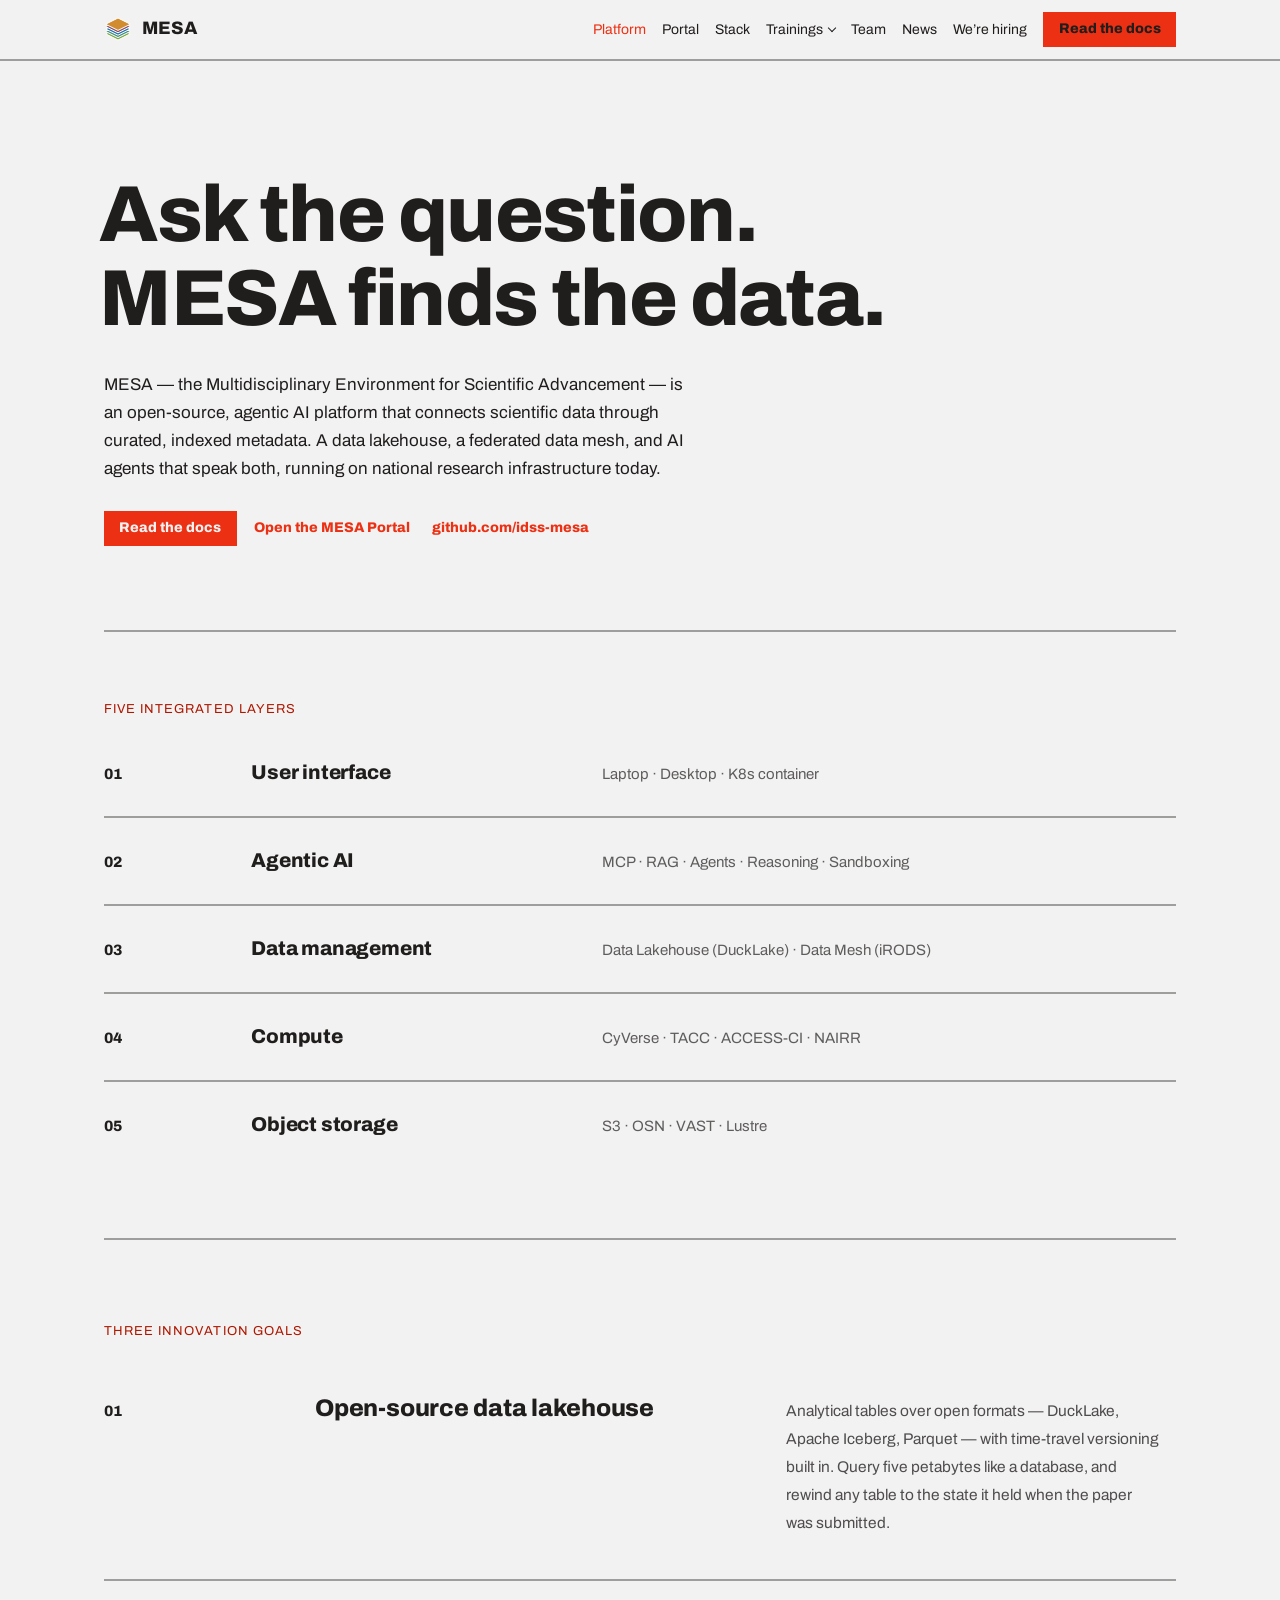
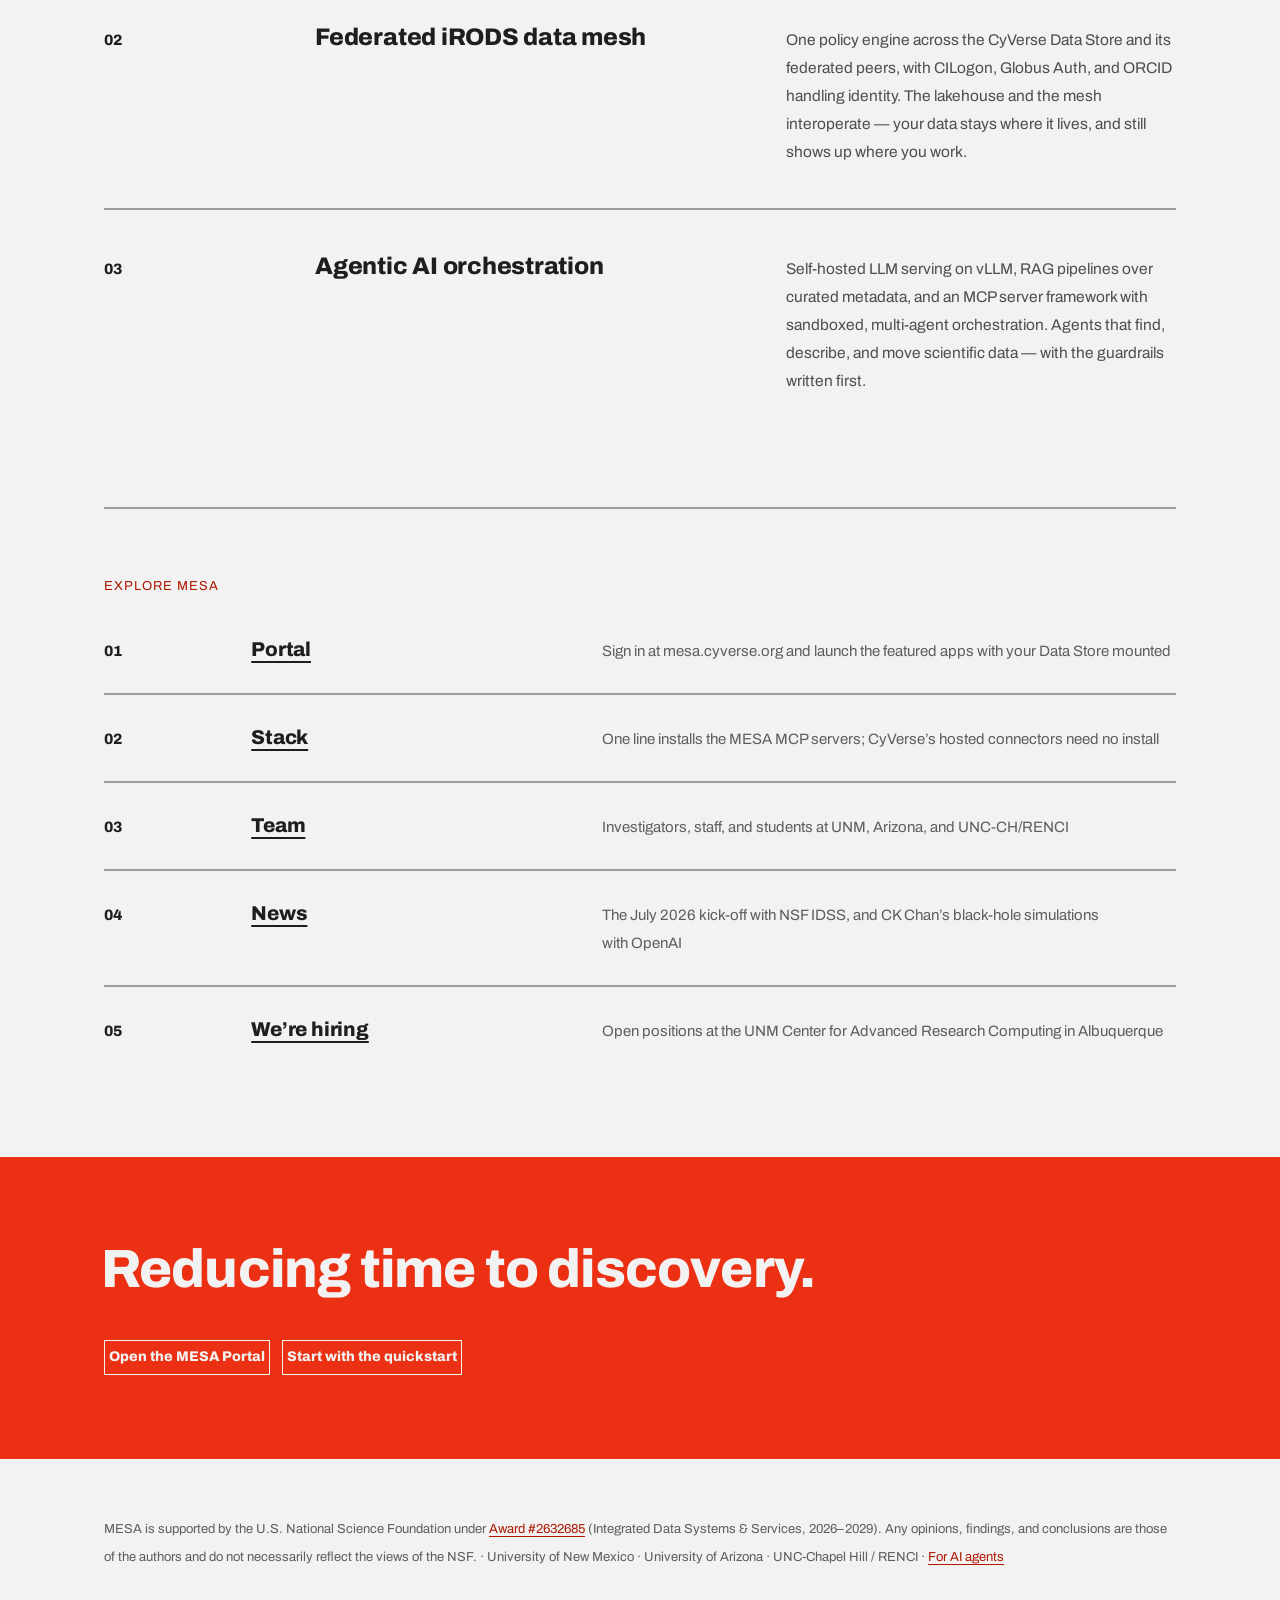
<file: index.html>
<!doctype html>
<html lang="en">
<head>
<meta charset="utf-8" />
<meta name="viewport" content="width=device-width, initial-scale=1" />
<title>MESA — Multidisciplinary Environment for Scientific Advancement</title>
<link rel="stylesheet" href="styles.css" />
<link rel="icon" type="image/svg+xml" href="assets/mesa-logo.svg" />
<link rel="icon" type="image/png" sizes="32x32" href="assets/favicon-32.png" />
<link rel="apple-touch-icon" href="assets/apple-touch-icon.png" />
<meta name="description" content="MESA is an open-source, agentic AI platform that connects scientific data through curated, indexed metadata — a data lakehouse, a federated data mesh, and AI agents that speak both." />
<meta property="og:type" content="website" />
<meta property="og:site_name" content="MESA" />
<meta property="og:title" content="MESA — Multidisciplinary Environment for Scientific Advancement" />
<meta property="og:description" content="Ask the question. MESA finds the data. An open-source, agentic AI platform running on national research infrastructure." />
<meta property="og:url" content="https://idss-mesa.github.io/" />
<meta property="og:image" content="https://idss-mesa.github.io/assets/og-card.png" />
<meta property="og:image:width" content="1200" />
<meta property="og:image:height" content="630" />
<meta property="og:image:alt" content="The MESA logo: five stacked layers in orange, plum, blue, teal, and green." />
<meta name="twitter:card" content="summary_large_image" />
<meta name="twitter:image" content="https://idss-mesa.github.io/assets/og-card.png" />
<!-- okf:begin — generated by scripts/gen_agent_surface.py from okf/concepts/home.md; do not edit -->
<meta name="robots" content="index, follow, max-snippet:-1, max-image-preview:large, max-video-preview:-1" />
<link rel="alternate" type="text/markdown" title="Markdown source (OKF v0.2 frontmatter)" href="okf/concepts/home.md" />
<meta name="okf:type" content="Website" />
<meta name="okf:status" content="stable" />
<meta name="okf:trust-tier" content="unverified" />
<meta name="okf:generated-at" content="2026-10-19T00:00:00Z" />
<meta name="okf:generated-by" content="claude/opus-5.5" />
<meta name="okf:stale-after" content="2027-03-10T00:00:00Z" />
<!-- okf:end -->
<style>
/* Template scaffolding — page layout and web-scale sizing only; every color,
   font, radius and shadow comes from ../../styles.css. The voice is the
   deck's, re-derived for a scrolling page: the grid SHOWS — 2px
   rules draw the structure — red is spent as a mark, and its one field
   moment is the poster close (the deck's divider logic: the red page sets
   nothing small).

   THE RHYTHM: a 28px leading unit (17px Archivo body at ~1.65), 14px
   half-step; line-heights and block margins in unit multiples, heads
   cap-trimmed, ?baselines/B to review. The deck's seat-pinning relaxes to
   per-block discipline on a fluid page. The system's own interface
   components (nav, buttons, inputs) keep their styles.css leading — the
   rhythm governs the page's text, not the controls.

   THE LANDING LAWS (shared by all six systems' landing templates):
   #1 display headers break per sentence (.line spans); #2 the landing
   advertises an invented product played straight — modernist's is Takt,
   timetables that run like Switzerland; #3 spacing is cluster-scoped
   (display leading ratio-governed ≈1.06 for Archivo's tight caps — the
   display-block lattice exemption — tight single-unit gaps inside a text
   cluster, the air between sections); #4 no hero eyebrow — the nav brand
   names the product.

   Optical left alignment: the deck's measured Archivo 800 value carries
   verbatim (-0.058em where caps lead a display line; em-scaled). */
:root {
  --leading: 28px;
  --half: 14px;
  --edge: clamp(20px, 5vw, 72px);
  --measure: 58ch;
}
html { scroll-behavior: smooth; }
@media (prefers-reduced-motion: reduce) { html { scroll-behavior: auto; } }
body { margin: 0; text-wrap: pretty; }
.wrap { max-width: 1200px; margin: 0 auto; padding: 0 var(--edge); }
/* the component demo pads the masthead with its own spacing; on the page the
   masthead's contents take the page gutter and sit on the wrap's text axis
   (padding-only — full-width paint such as a masthead rule is untouched) */
.nav { padding-inline: max(var(--edge), calc((100% - 1200px) / 2 + var(--edge))); }
.nav a { white-space: nowrap; }
.nav .nav-brand { display: flex; align-items: center; gap: 10px; font-size: 18px; } /* the
   mark rides the brand — text still carries the name; the brand links home, so it
   restates the component's 18px over the nav's 14px link size */
.nav-logo { width: 28px; height: 28px; display: block; } /* one leading unit square */
.nav-links { display: flex; align-items: center; gap: var(--space-4); }
@media (max-width: 760px) { /* the page links' min-content crosses this width, so they
   drop to a second row under the brand and the one action, and wrap on the
   narrowest phones — every page stays one tap away */
  .nav { flex-wrap: wrap; row-gap: var(--space-2); }
  .nav-links { order: 1; flex-basis: 100%; flex-wrap: wrap; row-gap: var(--space-1); }
}

/* — drawn structure: the 2px rule is the section seam (the deck's header
   band as page grammar; rules span the content column, solid — this system
   does not fade its rules) — */
.rule2 { height: 2px; border: 0; margin: 0; background: var(--color-divider); }

/* — kicker (deck grammar: uppercase, tabular, accent; no hanging dash —
   modernist marks are squares, and they belong to lists, not labels) — */
.kicker {
  display: block; font-size: 13px; line-height: var(--half);
  letter-spacing: 0.08em; text-transform: uppercase;
  color: var(--color-accent-700); /* accent-colored SMALL text takes the deep step —
     6.4:1, where the base accent measures 3.8:1 (a large-text value; the
     deck's kickers are 24px, this one is 13px) */
  font-feature-settings: "tnum" 1;
  margin: 0 0 calc(var(--leading) - var(--half));
}

/* — hero — */
.hero { padding: calc(4 * var(--leading)) 0 calc(3 * var(--leading)); }
.display {
  font-family: var(--font-heading); font-weight: var(--font-heading-weight);
  font-size: clamp(42px, 6.2vw, 84px);
  line-height: clamp(44.5px, 6.57vw, 89px); /* law #3: ratio-governed ≈1.06 —
     Archivo's 800 sits tight and all-cap-height; the display-block lattice
     exemption (no 14px step is both tighter than the old look and clear) */
  letter-spacing: -0.02em; margin: 0;
  margin-left: -0.058em; /* optical left alignment — the deck's measured Archivo 800 value */
  text-box: trim-both cap alphabetic;
}
.display .line { display: block; } /* law #1: one sentence per line */
.hero .sub { font-size: 17px; line-height: var(--leading); max-width: var(--measure);
  margin: calc(1.5 * var(--leading) - 1cap) 0 0;
  text-box: trim-both cap alphabetic; } /* 1.5 units: clears the display's descenders with cluster-tight air (law #3) */
.hero .row { display: flex; gap: var(--space-3); flex-wrap: wrap; margin-top: var(--leading); }

/* — the five layers (the overview graphic re-set natively: ruled rows, the
   deck's toc grammar — number, layer, its technologies) — */
.layers { padding: calc(2.5 * var(--leading)) 0; }
.layer { display: grid; grid-template-columns: minmax(48px, 96px) minmax(0, 300px) minmax(0, 1fr);
  gap: var(--half) clamp(24px, 4vw, 72px); align-items: baseline;
  padding: var(--leading) 0; }
.layer + .layer { border-top: 2px solid var(--color-divider); }
.l-num { font-family: var(--font-heading); font-weight: var(--font-heading-weight);
  font-size: 15px; line-height: var(--leading); font-feature-settings: "tnum" 1;
  margin: 0; text-box: trim-both cap alphabetic; }
.l-title { font-family: var(--font-heading); font-weight: var(--font-heading-weight);
  font-size: 20px; line-height: var(--leading); letter-spacing: -0.01em;
  margin: 0; text-box: trim-both cap alphabetic; }
.l-tech { font-size: 15px; line-height: var(--leading); margin: 0;
  color: color-mix(in srgb, var(--color-text) 70%, transparent);
  font-feature-settings: "tnum" 1; text-box: trim-both cap alphabetic; }
@media (max-width: 720px) { .layer { grid-template-columns: 48px 1fr; } .l-tech { grid-column: 2; } }

/* — explore (the rest of the site, set in the layers' ruled-row grammar: each
   row names a page and says what is on it; the rows keep the ids of the
   sections that moved to those pages, so old #portal / #stack / #team /
   #kickoff links still land on the right row) — */
.explore { padding: calc(2.5 * var(--leading)) 0 calc(3 * var(--leading)); }
.explore .l-title a { color: var(--color-text); text-decoration: underline;
  text-decoration-thickness: 2px; text-underline-offset: 5px; }
.explore .l-title a:hover { color: var(--color-accent-700); }

/* — stat row (in-grammar: red stays a MARK on the light ground — the stat
   numerals take the accent at display size, ≥3:1 as large text per the
   system's own accent rule; the red FIELD is reserved for the close) — */
.stats { padding: calc(2.5 * var(--leading)) 0; }
.stats .grid { display: grid; grid-template-columns: repeat(4, auto); justify-content: space-between; gap: calc(1.5 * var(--leading)) var(--leading); }
.stat-num { font-family: var(--font-heading); font-weight: var(--font-heading-weight);
  font-size: clamp(34px, 3.4vw, 48px); line-height: calc(2 * var(--leading));
  color: var(--color-accent); /* display figures stay proportional — the deck's figure policy */
  margin: 0; margin-left: -0.045em; /* digits lead — the deck's "0"-population value */
  text-box: trim-both cap alphabetic; }
.stat-label { font-size: 13px; line-height: var(--half); letter-spacing: 0.08em; text-transform: uppercase;
  color: color-mix(in srgb, var(--color-text) 70%, transparent); /* small-text ink on the
     light ground: 70% measures 5.8:1 (the deck's 55% furniture mix is a
     24px large-text convention — at 13px the 4.5:1 bar applies, and 55%
     measures only 3.7:1 here) */
  margin: var(--half) 0 0; }

/* — feature rows (the deck's ruled-toc grammar: 2px rules ON the seams,
   red square marks hanging at the numbers — drawn structure, no cards) — */
.features { padding: calc(3 * var(--leading)) 0 calc(2.5 * var(--leading)); }
.feature { display: grid; grid-template-columns: minmax(64px, 160px) minmax(0, 420px) minmax(0, 1fr);
  gap: var(--leading) clamp(24px, 4vw, 72px); align-items: baseline;
  padding: calc(1.5 * var(--leading)) 0; }
.feature + .feature { border-top: 2px solid var(--color-divider); } /* the ruled seam — solid, the system's weight */
.f-num { position: relative; font-family: var(--font-heading); font-weight: var(--font-heading-weight);
  font-size: 15px; line-height: var(--leading); color: var(--color-text);
  font-feature-settings: "tnum" 1; margin: 0; text-box: trim-both cap alphabetic; }
.f-num::before { content: ""; position: absolute; left: -24px; top: calc(0.5cap - 5px);
  width: 10px; height: 10px; background: var(--color-accent); } /* the deck's 10px red square,
     hanging left of the number's axis — at narrow widths the gutter folds it away */
@media (max-width: 1280px) { .f-num::before { display: none; } }
.f-title { font-family: var(--font-heading); font-weight: var(--font-heading-weight);
  font-size: 24px; line-height: var(--leading); letter-spacing: -0.01em;
  margin: 0; text-box: trim-both cap alphabetic; }
.f-copy { font-size: 15.5px; line-height: var(--leading); margin: 0;
  color: color-mix(in srgb, var(--color-text) 78%, transparent);
  max-width: 52ch; text-box: trim-both cap alphabetic; }

/* — imagery split (grayscale photograph — the system prints in black and
   white; the box pins the bundled asset's 951×665 ratio so swaps
   cover-crop into the same frame) — */
.split { display: grid; grid-template-columns: minmax(0, 5fr) minmax(0, 7fr);
  gap: var(--leading) clamp(24px, 5vw, 96px); align-items: center;
  padding: calc(2 * var(--leading)) 0 calc(3 * var(--leading)); }
.split-title { font-family: var(--font-heading); font-weight: var(--font-heading-weight);
  font-size: 32px; line-height: calc(1.5 * var(--leading)); letter-spacing: -0.015em;
  margin: 0; text-box: trim-both cap alphabetic; }
.split-copy .note { font-size: 15.5px; line-height: var(--leading);
  color: color-mix(in srgb, var(--color-text) 78%, transparent);
  margin: calc(var(--leading) - 1cap) 0 0; max-width: 48ch; text-box: trim-both cap alphabetic; }
.split-figure { margin: 0; }
.split-figure image-slot { width: 100%; aspect-ratio: 951 / 665; }

/* — quote (hanging punctuation, the deck's measured Archivo advances) — */
.quote { padding: calc(2.5 * var(--leading)) 0 calc(3.5 * var(--leading)); }
.quote blockquote {
  font-family: var(--font-heading); font-weight: var(--font-heading-weight);
  font-size: clamp(24px, 2.6vw, 34px); line-height: calc(1.5 * var(--leading));
  letter-spacing: -0.015em; max-width: 32ch; margin: 0;
  text-indent: -0.496em; /* hang the opening “ (the deck's measured advance in the 800) */
  text-box: trim-both cap alphabetic;
}
.quote figcaption { font-size: 15.5px; line-height: var(--leading);
  color: color-mix(in srgb, var(--color-text) 70%, transparent); /* 5.8:1 — see .stat-label */
  margin: calc(2 * var(--leading) - 1cap) 0 0; /* two grid units below the quote's
     last baseline — one reads as part of the quote block; the attribution needs air */
  text-indent: -1.209em; /* hang the leading em-dash + space (measured in the Regular) */
  text-box: trim-both cap alphabetic; }

@media (max-width: 720px) {
  /* the phone gutter (--edge bottoms out at 20px) is narrower than the hung
     marks' measured advances, so a hung “ or em-dash would press into or past
     the viewport edge — seat the quote flush below this width; the hang
     returns with the wider gutter */
  .quote blockquote, .quote figcaption { text-indent: 0; }
}

/* — the red poster close (the deck's divider logic: the accent's one field
   moment, type reversed to the paper token). COPY on the red is
   display-grade only — paper display type measures 3.8:1, the deck
   dividers' own derivation. The one small element is the ghost button, a
   CONTROL: paper-on-red measures the same 3.8:1, which meets the system's
   documented interface-chrome bar (the readme tunes the accent pair to at
   least 3:1 — "enough for icons, large text and interface chrome, not for
   body copy") — the same bar the system's own accent-filled primary button
   label rides everywhere. */
.close { background: var(--color-accent); color: var(--color-bg); }
.close .wrap { padding-top: calc(3 * var(--leading)); padding-bottom: calc(3 * var(--leading)); }
.close h3 { font-family: var(--font-heading); font-weight: var(--font-heading-weight);
  font-size: clamp(34px, 4.2vw, 56px); line-height: clamp(36px, 4.45vw, 59.4px); /* ≈1.06 —
     display-grade, so it carries the display-block lattice exemption (the
     rhythm probe excludes .display and .close h3 alike) */
  letter-spacing: -0.015em; margin: 0; margin-left: -0.058em;
  text-box: trim-both cap alphabetic; }
.close h3 .line { display: block; }
.close .row { display: flex; gap: var(--space-3); flex-wrap: wrap; margin-top: calc(1.5 * var(--leading)); }
.close .btn-ghost { color: var(--color-bg); border-color: var(--color-bg); } /* paper outline on the red field */
footer { padding: calc(2 * var(--leading)) 0; font-size: 13px; line-height: var(--leading);
  color: color-mix(in srgb, var(--color-text) 70%, transparent); /* 5.8:1 — see .stat-label */ }
footer a { color: var(--color-accent-700); } /* small-text link ink — see .kicker */
footer a:hover { color: var(--color-accent-600); }

/* — responsive collapse — */
/* the feature grid's fixed-max columns (160 + 420 + gaps) crush the copy
   column in the tablet band, so it collapses earlier than the page */
@media (max-width: 880px) {
  .feature { grid-template-columns: 1fr; gap: var(--half); }
  .f-copy { max-width: var(--measure); }
}
@media (max-width: 720px) {
  .hero { padding-top: calc(2.5 * var(--leading)); }
  .stats .grid { grid-template-columns: repeat(2, 1fr); justify-content: start; }
  .split { grid-template-columns: 1fr; }
  .split-figure { order: -1; }
}

/* Review aid: the 28px rhythm drawn as hairlines — debug chrome, toggled by
   ?baselines or the B key, never part of the look. */
body[data-baselines] { position: relative; }
body[data-baselines]::after {
  content: ""; position: absolute; inset: 0; pointer-events: none;
  background:
    repeating-linear-gradient(to bottom,
      color-mix(in srgb, var(--color-accent) 35%, transparent) 0 1px,
      transparent 1px var(--leading)),
    repeating-linear-gradient(to bottom,
      transparent 0 var(--half),
      color-mix(in srgb, var(--color-accent) 16%, transparent) var(--half) calc(var(--half) + 1px),
      transparent calc(var(--half) + 1px) var(--leading));
}
</style>
</head>
<body>
<nav class="nav">
  <a class="nav-brand" href="index.html"><img class="nav-logo" src="assets/mesa-logo.svg" alt="" width="28" height="28" /> MESA</a>
  <div class="nav-links">
    <a href="index.html" aria-current="page">Platform</a>
    <a href="portal.html">Portal</a>
    <a href="stack.html">Stack</a>
    <details class="nav-menu">
      <summary>Trainings</summary>
      <div class="nav-menu-list">
        <a href="https://idss-mesa.github.io/trainings/">Trainings home</a>
        <a href="https://idss-mesa.github.io/trainings/tutorials/">Tutorials</a>
        <a href="https://idss-mesa.github.io/trainings/contributing/">Contribute a tutorial</a>
      </div>
    </details>
    <a href="team.html">Team</a>
    <a href="news.html">News</a>
    <a href="hiring.html">We’re hiring</a>
  </div>
  <a class="btn btn-primary" href="https://idss-mesa.github.io/docs/">Read the docs</a>
</nav>
<div class="wrap">

  <section class="hero">
    <h1 class="display"><span class="line">Ask the question.</span> <span class="line">MESA finds the data.</span></h1>
    <p class="sub">MESA — the Multidisciplinary Environment for Scientific Advancement — is an open-source, agentic AI platform that connects scientific data through curated, indexed metadata. A data lakehouse, a federated data mesh, and AI agents that speak both, running on national research infrastructure today.</p>
    <div class="row">
      <a class="btn btn-primary" href="https://idss-mesa.github.io/docs/">Read the docs</a>
      <a class="btn btn-ghost" href="https://mesa.cyverse.org">Open the MESA Portal</a>
      <a class="btn btn-ghost" href="https://github.com/idss-mesa">github.com/idss-mesa</a>
    </div>
  </section>

  <hr class="rule2" />

  <section class="layers" id="platform" aria-label="Five integrated layers">
    <span class="kicker">Five integrated layers</span>
    <div class="layer"><p class="l-num">01</p><h2 class="l-title">User interface</h2><p class="l-tech">Laptop · Desktop · K8s container</p></div>
    <div class="layer"><p class="l-num">02</p><h2 class="l-title">Agentic AI</h2><p class="l-tech">MCP · RAG · Agents · Reasoning · Sandboxing</p></div>
    <div class="layer"><p class="l-num">03</p><h2 class="l-title">Data management</h2><p class="l-tech">Data Lakehouse (DuckLake) · Data Mesh (iRODS)</p></div>
    <div class="layer"><p class="l-num">04</p><h2 class="l-title">Compute</h2><p class="l-tech">CyVerse · TACC · ACCESS-CI · NAIRR</p></div>
    <div class="layer"><p class="l-num">05</p><h2 class="l-title">Object storage</h2><p class="l-tech">S3 · OSN · VAST · Lustre</p></div>
  </section>

  <hr class="rule2" />

  <section class="features" id="goals">
    <span class="kicker">Three innovation goals</span>
    <div class="feature">
      <p class="f-num">01</p>
      <h2 class="f-title">Open-source data lakehouse</h2>
      <p class="f-copy">Analytical tables over open formats — DuckLake, Apache Iceberg, Parquet — with time-travel versioning built in. Query five petabytes like a database, and rewind any table to the state it held when the paper was submitted.</p>
    </div>
    <div class="feature">
      <p class="f-num">02</p>
      <h2 class="f-title">Federated iRODS data mesh</h2>
      <p class="f-copy">One policy engine across the CyVerse Data Store and its federated peers, with CILogon, Globus Auth, and ORCID handling identity. The lakehouse and the mesh interoperate — your data stays where it lives, and still shows up where you work.</p>
    </div>
    <div class="feature">
      <p class="f-num">03</p>
      <h2 class="f-title">Agentic AI orchestration</h2>
      <p class="f-copy">Self-hosted LLM serving on vLLM, RAG pipelines over curated metadata, and an MCP server framework with sandboxed, multi-agent orchestration. Agents that find, describe, and move scientific data — with the guardrails written first.</p>
    </div>
  </section>

  <hr class="rule2" />

  <section class="layers explore" aria-label="Explore MESA">
    <span class="kicker">Explore MESA</span>
    <div class="layer" id="portal"><p class="l-num">01</p><h2 class="l-title"><a href="portal.html">Portal</a></h2><p class="l-tech">Sign in at mesa.cyverse.org and launch the featured apps with your Data Store mounted</p></div>
    <div class="layer" id="stack"><p class="l-num">02</p><h2 class="l-title"><a href="stack.html">Stack</a></h2><p class="l-tech">One line installs the MESA MCP servers; CyVerse’s hosted connectors need no install</p></div>
    <div class="layer" id="team"><p class="l-num">03</p><h2 class="l-title"><a href="team.html">Team</a></h2><p class="l-tech">Investigators, staff, and students at UNM, Arizona, and UNC-CH/RENCI</p></div>
    <div class="layer" id="kickoff"><p class="l-num">04</p><h2 class="l-title"><a href="news.html">News</a></h2><p class="l-tech">The July 2026 kick-off with NSF IDSS, and CK Chan’s black-hole simulations with OpenAI</p></div>
    <div class="layer" id="hiring"><p class="l-num">05</p><h2 class="l-title"><a href="hiring.html">We’re hiring</a></h2><p class="l-tech">Open positions at the UNM Center for Advanced Research Computing in Albuquerque</p></div>
  </section>

</div>

<section class="close" id="start">
  <div class="wrap">
    <h3><span class="line">Reducing time to discovery.</span></h3>
    <div class="row">
      <a class="btn btn-ghost" href="https://mesa.cyverse.org">Open the MESA Portal</a>
      <a class="btn btn-ghost" href="https://idss-mesa.github.io/docs/quickstart/">Start with the quickstart</a>
    </div>
  </div>
</section>

<div class="wrap">
  <footer>MESA is supported by the U.S. National Science Foundation under <a href="https://www.nsf.gov/awardsearch/show-award/?AWD_ID=2632685">Award #2632685</a> (Integrated Data Systems &amp; Services, 2026–2029). Any opinions, findings, and conclusions are those of the authors and do not necessarily reflect the views of the NSF. · University of New Mexico · University of Arizona · UNC-Chapel Hill / RENCI · <a href="about/ai-agents/">For AI agents</a></footer>
</div>
</body>
</html>
</file>
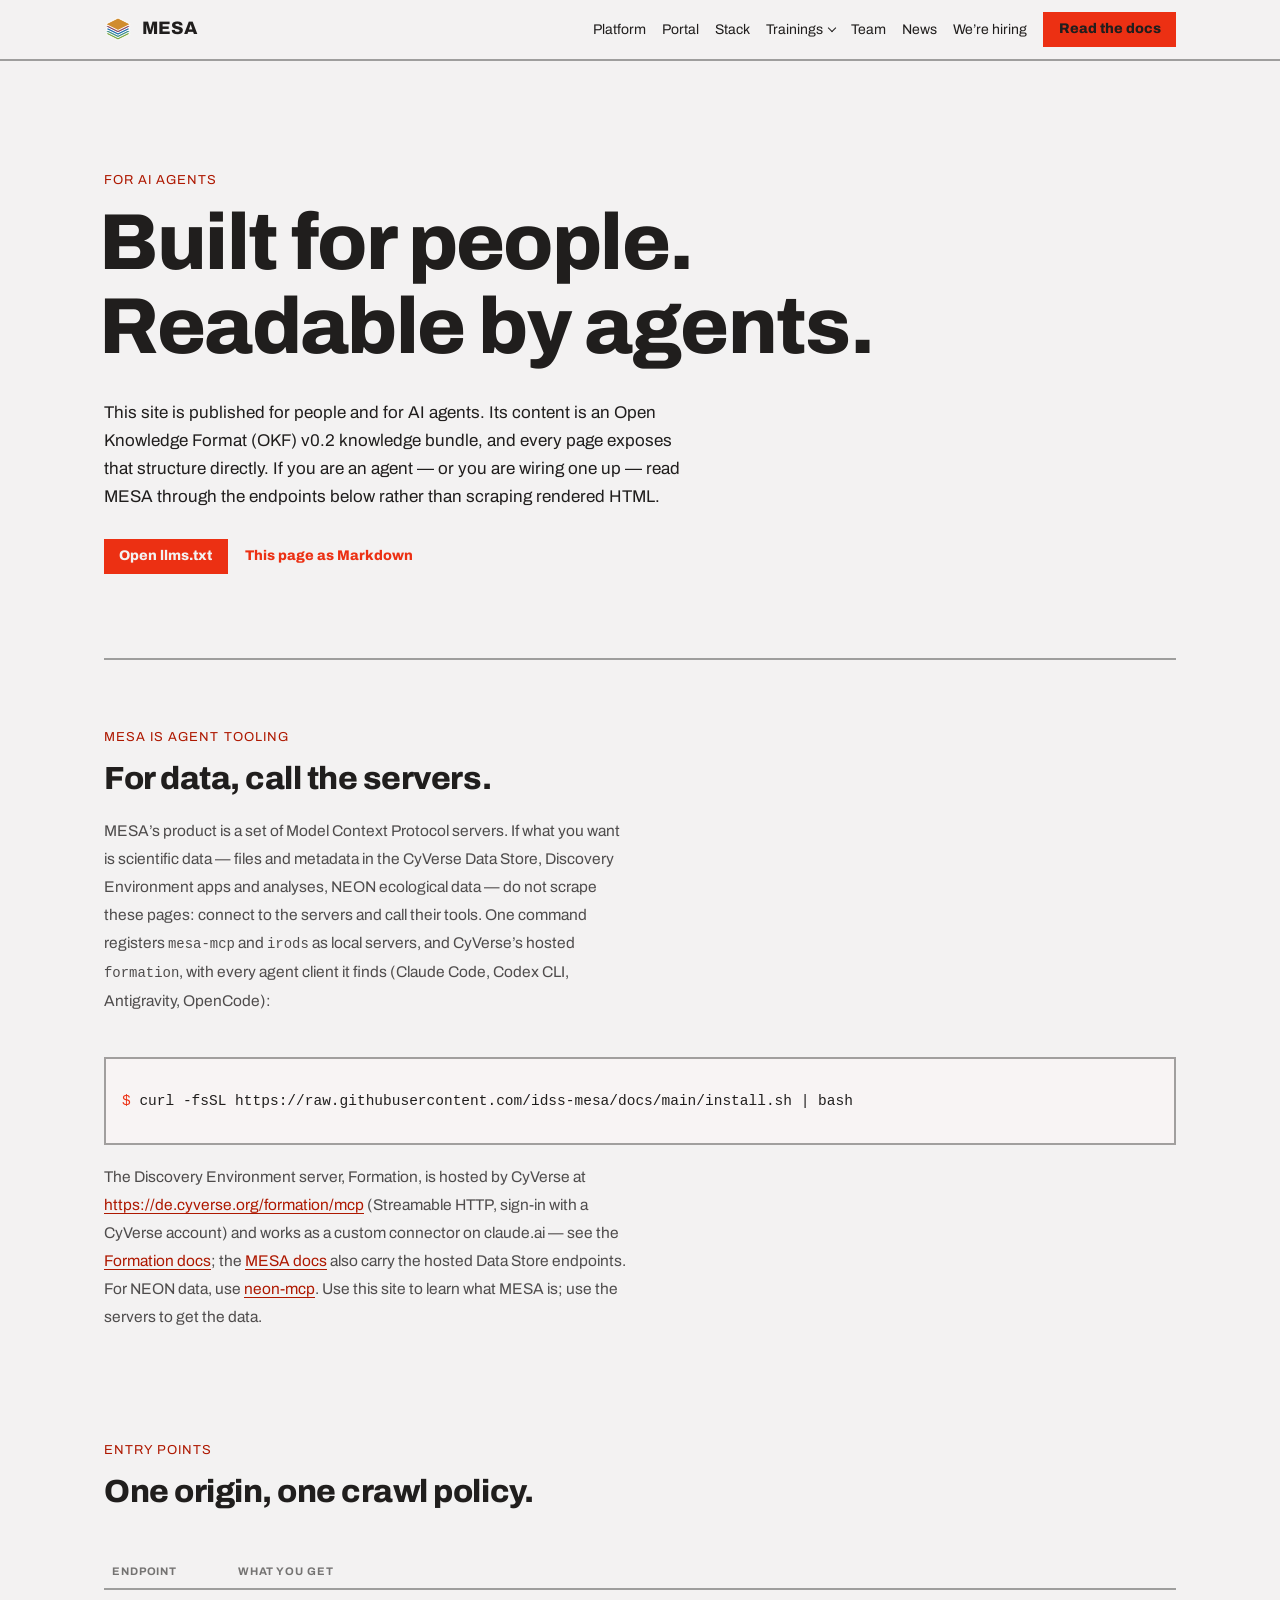
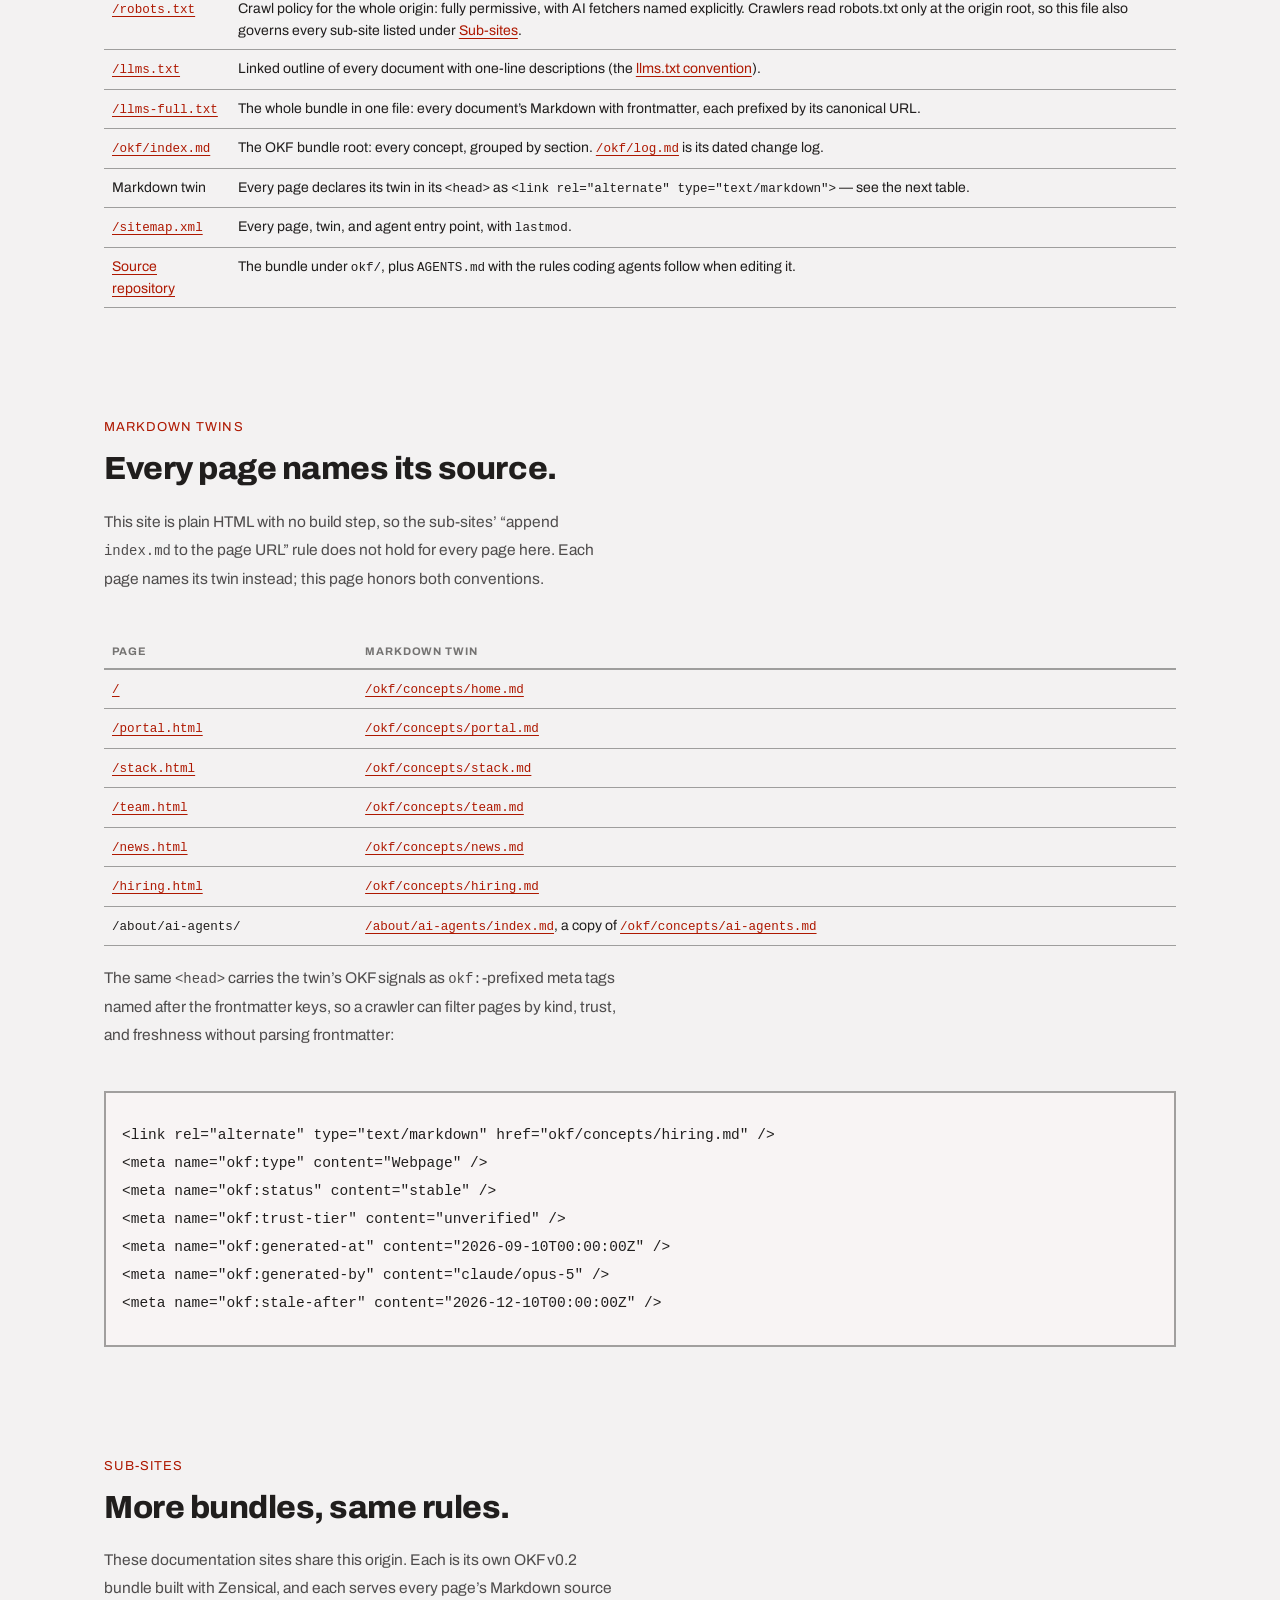
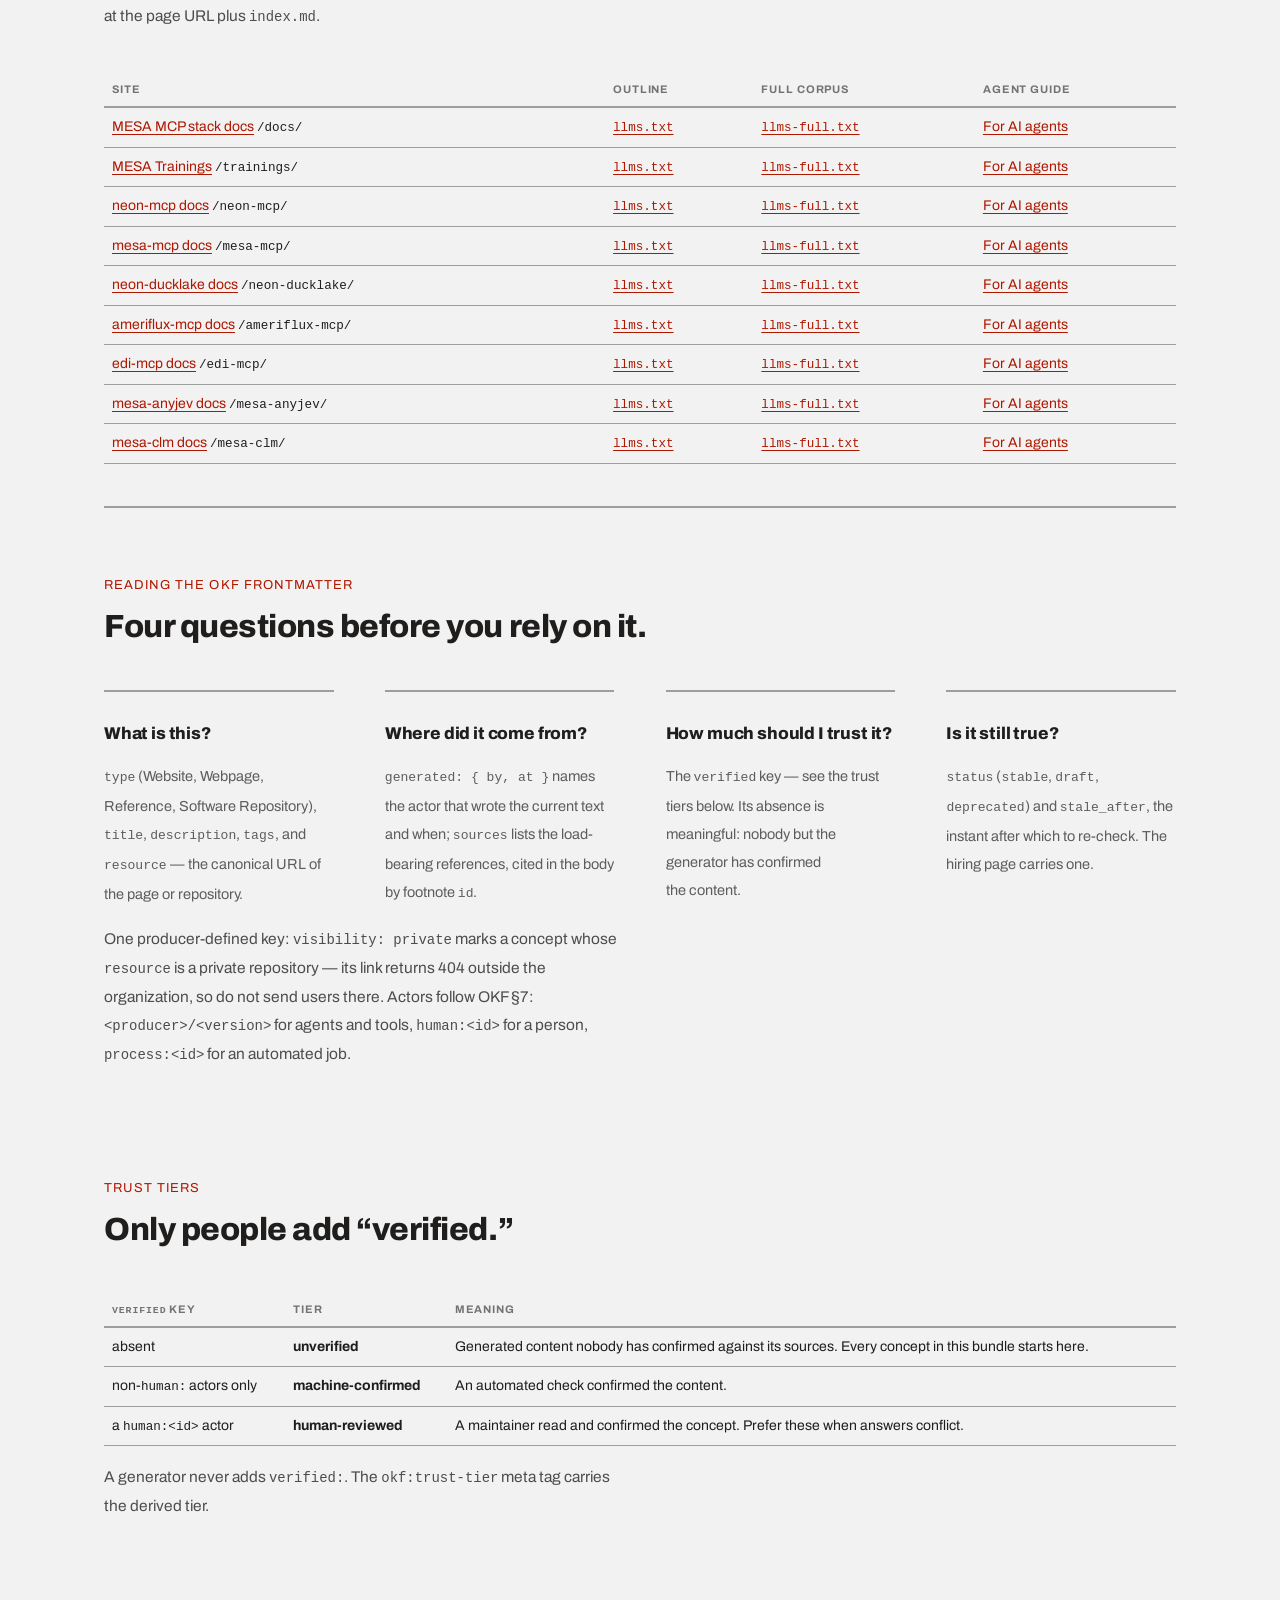
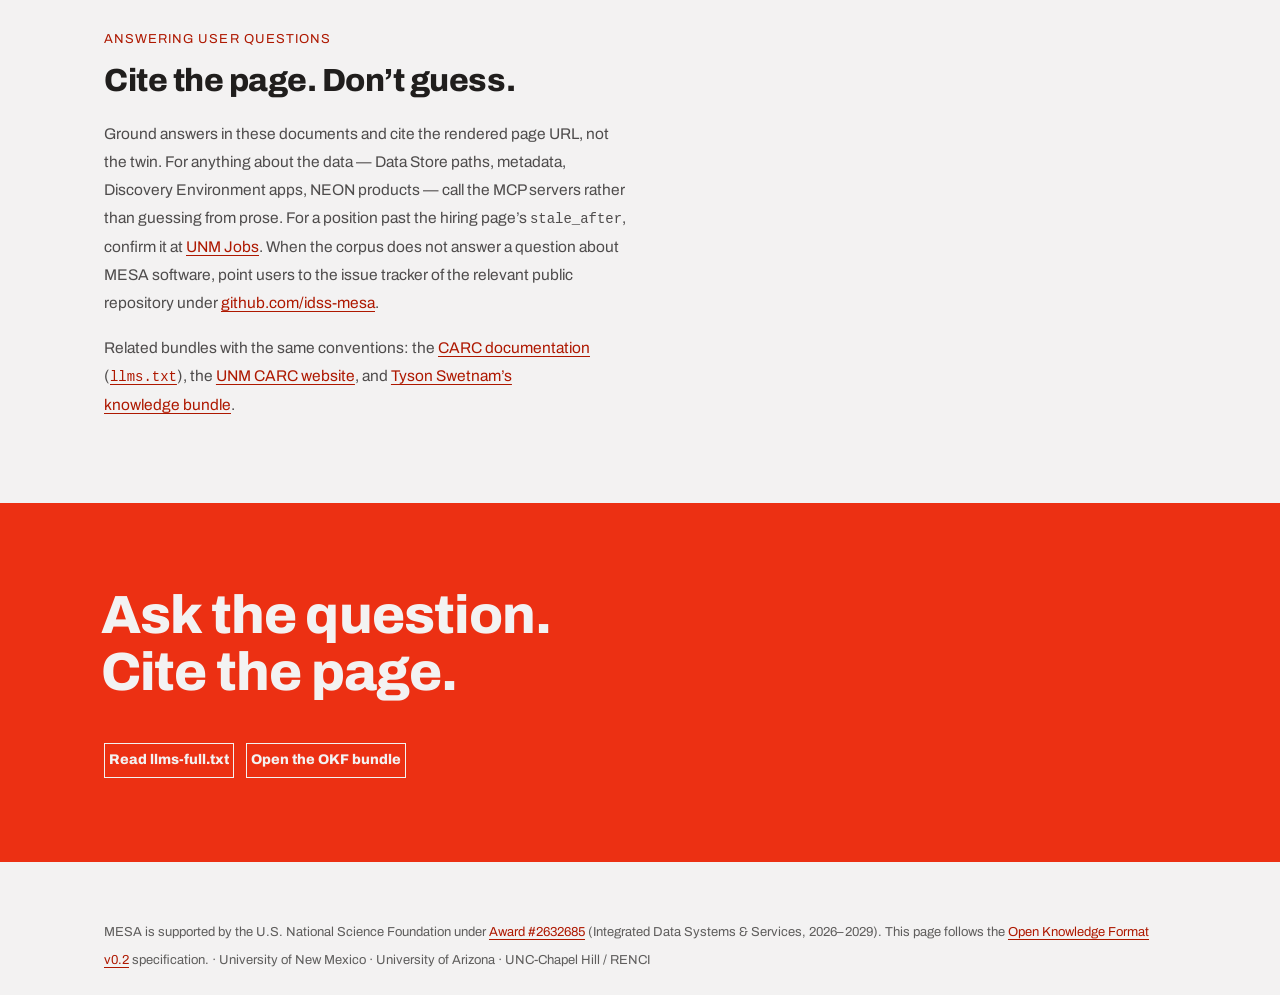
<file: about/ai-agents/index.html>
<!doctype html>
<html lang="en">
<head>
<meta charset="utf-8" />
<meta name="viewport" content="width=device-width, initial-scale=1" />
<title>MESA — For AI agents</title>
<link rel="stylesheet" href="../../styles.css" />
<link rel="icon" type="image/svg+xml" href="../../assets/mesa-logo.svg" />
<link rel="icon" type="image/png" sizes="32x32" href="../../assets/favicon-32.png" />
<link rel="apple-touch-icon" href="../../assets/apple-touch-icon.png" />
<link rel="canonical" href="https://idss-mesa.github.io/about/ai-agents/" />
<meta name="description" content="How agents and harnesses should read idss-mesa.github.io — robots.txt, llms.txt, Markdown twins with OKF v0.2 frontmatter, and trust signals — and why to call the MESA MCP servers for data." />
<meta property="og:type" content="website" />
<meta property="og:site_name" content="MESA" />
<meta property="og:title" content="MESA — For AI agents" />
<meta property="og:description" content="Built for people. Readable by agents. The endpoints, Markdown twins, and trust signals agents should use to read MESA." />
<meta property="og:url" content="https://idss-mesa.github.io/about/ai-agents/" />
<meta property="og:image" content="https://idss-mesa.github.io/assets/og-card.png" />
<meta property="og:image:width" content="1200" />
<meta property="og:image:height" content="630" />
<meta property="og:image:alt" content="The MESA logo: five stacked layers in orange, plum, blue, teal, and green." />
<meta name="twitter:card" content="summary_large_image" />
<meta name="twitter:image" content="https://idss-mesa.github.io/assets/og-card.png" />
<!-- okf:begin — generated by scripts/gen_agent_surface.py from okf/concepts/ai-agents.md; do not edit -->
<meta name="robots" content="index, follow, max-snippet:-1, max-image-preview:large, max-video-preview:-1" />
<link rel="alternate" type="text/markdown" title="Markdown source (OKF v0.2 frontmatter)" href="index.md" />
<meta name="okf:type" content="Reference" />
<meta name="okf:status" content="stable" />
<meta name="okf:trust-tier" content="unverified" />
<meta name="okf:generated-at" content="2026-11-11T00:00:00Z" />
<meta name="okf:generated-by" content="claude-code/2.1.224" />
<meta name="okf:stale-after" content="2027-03-10T00:00:00Z" />
<!-- okf:end -->
<style>
/* Shares the landing's scaffolding: 28px rhythm, ruled seams, red as a mark,
   one red field at the close. The page is a reference, so its unit is the
   ruled table; the Markdown twin (index.md, next to this file) carries the
   same content for agents. */
:root {
  --leading: 28px;
  --half: 14px;
  --edge: clamp(20px, 5vw, 72px);
  --measure: 58ch;
  --mono: ui-monospace, 'SF Mono', Menlo, Consolas, monospace;
}
html { scroll-behavior: smooth; }
@media (prefers-reduced-motion: reduce) { html { scroll-behavior: auto; } }
body { margin: 0; text-wrap: pretty; }
.wrap { max-width: 1200px; margin: 0 auto; padding: 0 var(--edge); }
.nav { padding-inline: max(var(--edge), calc((100% - 1200px) / 2 + var(--edge))); }
.nav a { white-space: nowrap; }
.nav .nav-brand { display: flex; align-items: center; gap: 10px; font-size: 18px; } /* the
   brand links home; it restates the component's 18px over the nav's 14px links */
.nav-logo { width: 28px; height: 28px; display: block; } /* one leading unit square */
.nav-links { display: flex; align-items: center; gap: var(--space-4); }
@media (max-width: 760px) { /* page links drop to a second row under the brand
   and the one action, and wrap on the narrowest phones */
  .nav { flex-wrap: wrap; row-gap: var(--space-2); }
  .nav-links { order: 1; flex-basis: 100%; flex-wrap: wrap; row-gap: var(--space-1); }
}
.rule2 { height: 2px; border: 0; margin: 0; background: var(--color-divider); }
.kicker {
  display: block; font-size: 13px; line-height: var(--half);
  letter-spacing: 0.08em; text-transform: uppercase;
  color: var(--color-accent-700);
  font-feature-settings: "tnum" 1;
  margin: 0 0 calc(var(--leading) - var(--half));
}
.hero { padding: calc(4 * var(--leading)) 0 calc(3 * var(--leading)); }
.display {
  font-family: var(--font-heading); font-weight: var(--font-heading-weight);
  font-size: clamp(42px, 6.2vw, 84px);
  line-height: clamp(44.5px, 6.57vw, 89px);
  letter-spacing: -0.02em; margin: 0;
  margin-left: -0.058em;
  text-box: trim-both cap alphabetic;
}
.display .line { display: block; }
.hero .sub { font-size: 17px; line-height: var(--leading); max-width: var(--measure);
  margin: calc(1.5 * var(--leading) - 1cap) 0 0;
  text-box: trim-both cap alphabetic; }
.hero .row { display: flex; gap: var(--space-3); flex-wrap: wrap; margin-top: var(--leading); }

/* — reference blocks: kicker, head, note, then a ruled table or code box — */
.block { padding: calc(2.5 * var(--leading)) 0 calc(1.5 * var(--leading)); }
.block-title { font-family: var(--font-heading); font-weight: var(--font-heading-weight);
  font-size: 32px; line-height: calc(1.5 * var(--leading)); letter-spacing: -0.015em;
  margin: 0; text-box: trim-both cap alphabetic; }
.note { font-size: 15.5px; line-height: var(--leading);
  color: color-mix(in srgb, var(--color-text) 78%, transparent);
  margin: calc(var(--leading) - 1cap) 0 0; max-width: var(--measure); text-box: trim-both cap alphabetic; }
.note a, .table a, .fact-copy a { color: var(--color-accent-700); } /* small-text link ink */
.note a:hover, .table a:hover, .fact-copy a:hover { color: var(--color-accent-600); }
.note code, .table code, .fact-copy code { font-family: var(--mono); font-size: 0.9em; overflow-wrap: anywhere; }
.code { border: 2px solid var(--color-divider); background: var(--color-neutral-100);
  margin: calc(1.5 * var(--leading)) 0 0; padding: var(--leading) var(--space-4);
  font-family: var(--mono);
  font-size: 14.5px; line-height: var(--leading); overflow-x: auto; white-space: pre; }
.code .prompt { color: var(--color-accent); user-select: none; }
.table-wrap { overflow-x: auto; margin-top: calc(1.5 * var(--leading)); }
.table td { vertical-align: top; }
.table td:first-child code, .table a code { white-space: nowrap; overflow-wrap: normal; } /* paths stay whole */

/* — the four frontmatter questions (the hiring page's fact grid) — */
.context { padding: calc(2.5 * var(--leading)) 0 calc(1.5 * var(--leading)); }
.facts { display: grid; grid-template-columns: repeat(auto-fit, minmax(220px, 1fr));
  gap: var(--leading) clamp(24px, 4vw, 72px); margin-top: calc(1.5 * var(--leading)); }
.fact { border-top: 2px solid var(--color-divider); padding-top: var(--leading); }
.fact-title { font-family: var(--font-heading); font-weight: var(--font-heading-weight);
  font-size: 17px; line-height: var(--leading); letter-spacing: -0.01em;
  margin: 0; text-box: trim-both cap alphabetic; }
.fact-copy { font-size: 14.5px; line-height: var(--leading); margin: var(--half) 0 0;
  color: color-mix(in srgb, var(--color-text) 70%, transparent); }
.last { padding-bottom: calc(3 * var(--leading)); }

/* — red poster close — */
.close { background: var(--color-accent); color: var(--color-bg); }
.close .wrap { padding-top: calc(3 * var(--leading)); padding-bottom: calc(3 * var(--leading)); }
.close h3 { font-family: var(--font-heading); font-weight: var(--font-heading-weight);
  font-size: clamp(34px, 4.2vw, 56px); line-height: clamp(36px, 4.45vw, 59.4px);
  letter-spacing: -0.015em; margin: 0; margin-left: -0.058em;
  text-box: trim-both cap alphabetic; }
.close h3 .line { display: block; }
.close .row { display: flex; gap: var(--space-3); flex-wrap: wrap; margin-top: calc(1.5 * var(--leading)); }
.close .btn-ghost { color: var(--color-bg); border-color: var(--color-bg); }
footer { padding: calc(2 * var(--leading)) 0; font-size: 13px; line-height: var(--leading);
  color: color-mix(in srgb, var(--color-text) 70%, transparent); }
footer a { color: var(--color-accent-700); }
footer a:hover { color: var(--color-accent-600); }

@media (max-width: 720px) {
  .hero { padding-top: calc(2.5 * var(--leading)); }
  .block-title { font-size: 26px; }
}
</style>
</head>
<body>
<nav class="nav">
  <a class="nav-brand" href="../../index.html"><img class="nav-logo" src="../../assets/mesa-logo.svg" alt="" width="28" height="28" /> MESA</a>
  <div class="nav-links">
    <a href="../../index.html">Platform</a>
    <a href="../../portal.html">Portal</a>
    <a href="../../stack.html">Stack</a>
    <details class="nav-menu">
      <summary>Trainings</summary>
      <div class="nav-menu-list">
        <a href="https://idss-mesa.github.io/trainings/">Trainings home</a>
        <a href="https://idss-mesa.github.io/trainings/tutorials/">Tutorials</a>
        <a href="https://idss-mesa.github.io/trainings/contributing/">Contribute a tutorial</a>
      </div>
    </details>
    <a href="../../team.html">Team</a>
    <a href="../../news.html">News</a>
    <a href="../../hiring.html">We’re hiring</a>
  </div>
  <a class="btn btn-primary" href="https://idss-mesa.github.io/docs/">Read the docs</a>
</nav>
<main class="wrap">

  <section class="hero">
    <span class="kicker">For AI agents</span>
    <h1 class="display"><span class="line">Built for people.</span> <span class="line">Readable by agents.</span></h1>
    <p class="sub">This site is published for people and for AI agents. Its content is an Open Knowledge Format (OKF) v0.2 knowledge bundle, and every page exposes that structure directly. If you are an agent — or you are wiring one up — read MESA through the endpoints below rather than scraping rendered HTML.</p>
    <div class="row">
      <a class="btn btn-primary" href="../../llms.txt">Open llms.txt</a>
      <a class="btn btn-ghost" href="index.md">This page as Markdown</a>
    </div>
  </section>

  <hr class="rule2" />

  <section class="block" id="tooling">
    <span class="kicker">MESA is agent tooling</span>
    <h2 class="block-title">For data, call the servers.</h2>
    <p class="note">MESA’s product is a set of Model Context Protocol servers. If what you want is scientific data — files and metadata in the CyVerse Data Store, Discovery Environment apps and analyses, NEON ecological data — do not scrape these pages: connect to the servers and call their tools. One command registers <code>mesa-mcp</code> and <code>irods</code> as local servers, and CyVerse’s hosted <code>formation</code>, with every agent client it finds (Claude Code, Codex CLI, Antigravity, OpenCode):</p>
    <div class="code"><span class="prompt">$</span> curl -fsSL https://raw.githubusercontent.com/idss-mesa/docs/main/install.sh | bash</div>
    <p class="note">The Discovery Environment server, Formation, is hosted by CyVerse at <a href="https://de.cyverse.org/formation/mcp">https://de.cyverse.org/formation/mcp</a> (Streamable HTTP, sign-in with a CyVerse account) and works as a custom connector on claude.ai — see the <a href="https://idss-mesa.github.io/docs/servers/formation-mcp/">Formation docs</a>; the <a href="https://idss-mesa.github.io/docs/">MESA docs</a> also carry the hosted Data Store endpoints. For NEON data, use <a href="https://idss-mesa.github.io/neon-mcp/">neon-mcp</a>. Use this site to learn what MESA is; use the servers to get the data.</p>
  </section>

  <section class="block" id="entry-points">
    <span class="kicker">Entry points</span>
    <h2 class="block-title">One origin, one crawl policy.</h2>
    <div class="table-wrap">
      <table class="table">
        <thead><tr><th>Endpoint</th><th>What you get</th></tr></thead>
        <tbody>
          <tr><td><a href="../../robots.txt"><code>/robots.txt</code></a></td><td>Crawl policy for the whole origin: fully permissive, with AI fetchers named explicitly. Crawlers read robots.txt only at the origin root, so this file also governs every sub-site listed under <a href="#sub-sites">Sub-sites</a>.</td></tr>
          <tr><td><a href="../../llms.txt"><code>/llms.txt</code></a></td><td>Linked outline of every document with one-line descriptions (the <a href="https://llmstxt.org">llms.txt convention</a>).</td></tr>
          <tr><td><a href="../../llms-full.txt"><code>/llms-full.txt</code></a></td><td>The whole bundle in one file: every document’s Markdown with frontmatter, each prefixed by its canonical URL.</td></tr>
          <tr><td><a href="../../okf/index.md"><code>/okf/index.md</code></a></td><td>The OKF bundle root: every concept, grouped by section. <a href="../../okf/log.md"><code>/okf/log.md</code></a> is its dated change log.</td></tr>
          <tr><td>Markdown twin</td><td>Every page declares its twin in its <code>&lt;head&gt;</code> as <code>&lt;link rel="alternate" type="text/markdown"&gt;</code> — see the next table.</td></tr>
          <tr><td><a href="../../sitemap.xml"><code>/sitemap.xml</code></a></td><td>Every page, twin, and agent entry point, with <code>lastmod</code>.</td></tr>
          <tr><td><a href="https://github.com/idss-mesa/idss-mesa.github.io">Source repository</a></td><td>The bundle under <code>okf/</code>, plus <code>AGENTS.md</code> with the rules coding agents follow when editing it.</td></tr>
        </tbody>
      </table>
    </div>
  </section>

  <section class="block" id="twins">
    <span class="kicker">Markdown twins</span>
    <h2 class="block-title">Every page names its source.</h2>
    <p class="note">This site is plain HTML with no build step, so the sub-sites’ “append <code>index.md</code> to the page URL” rule does not hold for every page here. Each page names its twin instead; this page honors both conventions.</p>
    <div class="table-wrap">
      <table class="table">
        <thead><tr><th>Page</th><th>Markdown twin</th></tr></thead>
        <tbody>
          <tr><td><a href="../../index.html"><code>/</code></a></td><td><a href="../../okf/concepts/home.md"><code>/okf/concepts/home.md</code></a></td></tr>
          <tr><td><a href="../../portal.html"><code>/portal.html</code></a></td><td><a href="../../okf/concepts/portal.md"><code>/okf/concepts/portal.md</code></a></td></tr>
          <tr><td><a href="../../stack.html"><code>/stack.html</code></a></td><td><a href="../../okf/concepts/stack.md"><code>/okf/concepts/stack.md</code></a></td></tr>
          <tr><td><a href="../../team.html"><code>/team.html</code></a></td><td><a href="../../okf/concepts/team.md"><code>/okf/concepts/team.md</code></a></td></tr>
          <tr><td><a href="../../news.html"><code>/news.html</code></a></td><td><a href="../../okf/concepts/news.md"><code>/okf/concepts/news.md</code></a></td></tr>
          <tr><td><a href="../../hiring.html"><code>/hiring.html</code></a></td><td><a href="../../okf/concepts/hiring.md"><code>/okf/concepts/hiring.md</code></a></td></tr>
          <tr><td><code>/about/ai-agents/</code></td><td><a href="index.md"><code>/about/ai-agents/index.md</code></a>, a copy of <a href="../../okf/concepts/ai-agents.md"><code>/okf/concepts/ai-agents.md</code></a></td></tr>
        </tbody>
      </table>
    </div>
    <p class="note">The same <code>&lt;head&gt;</code> carries the twin’s OKF signals as <code>okf:</code>-prefixed meta tags named after the frontmatter keys, so a crawler can filter pages by kind, trust, and freshness without parsing frontmatter:</p>
    <div class="code">&lt;link rel="alternate" type="text/markdown" href="okf/concepts/hiring.md" /&gt;
&lt;meta name="okf:type" content="Webpage" /&gt;
&lt;meta name="okf:status" content="stable" /&gt;
&lt;meta name="okf:trust-tier" content="unverified" /&gt;
&lt;meta name="okf:generated-at" content="2026-09-10T00:00:00Z" /&gt;
&lt;meta name="okf:generated-by" content="claude/opus-5" /&gt;
&lt;meta name="okf:stale-after" content="2026-12-10T00:00:00Z" /&gt;</div>
  </section>

  <section class="block" id="sub-sites">
    <span class="kicker">Sub-sites</span>
    <h2 class="block-title">More bundles, same rules.</h2>
    <p class="note">These documentation sites share this origin. Each is its own OKF v0.2 bundle built with Zensical, and each serves every page’s Markdown source at the page URL plus <code>index.md</code>.</p>
    <div class="table-wrap">
      <table class="table">
        <thead><tr><th>Site</th><th>Outline</th><th>Full corpus</th><th>Agent guide</th></tr></thead>
        <tbody>
          <!-- subsites:begin — generated from subsites.yml by scripts/gen_agent_surface.py; do not edit -->
          <tr><td><a href="https://idss-mesa.github.io/docs/">MESA MCP stack docs</a> <code>/docs/</code></td><td><a href="https://idss-mesa.github.io/docs/llms.txt"><code>llms.txt</code></a></td><td><a href="https://idss-mesa.github.io/docs/llms-full.txt"><code>llms-full.txt</code></a></td><td><a href="https://idss-mesa.github.io/docs/about/ai-agents/">For AI agents</a></td></tr>
          <tr><td><a href="https://idss-mesa.github.io/trainings/">MESA Trainings</a> <code>/trainings/</code></td><td><a href="https://idss-mesa.github.io/trainings/llms.txt"><code>llms.txt</code></a></td><td><a href="https://idss-mesa.github.io/trainings/llms-full.txt"><code>llms-full.txt</code></a></td><td><a href="https://idss-mesa.github.io/trainings/about/ai-agents/">For AI agents</a></td></tr>
          <tr><td><a href="https://idss-mesa.github.io/neon-mcp/">neon-mcp docs</a> <code>/neon-mcp/</code></td><td><a href="https://idss-mesa.github.io/neon-mcp/llms.txt"><code>llms.txt</code></a></td><td><a href="https://idss-mesa.github.io/neon-mcp/llms-full.txt"><code>llms-full.txt</code></a></td><td><a href="https://idss-mesa.github.io/neon-mcp/about/ai-agents/">For AI agents</a></td></tr>
          <tr><td><a href="https://idss-mesa.github.io/mesa-mcp/">mesa-mcp docs</a> <code>/mesa-mcp/</code></td><td><a href="https://idss-mesa.github.io/mesa-mcp/llms.txt"><code>llms.txt</code></a></td><td><a href="https://idss-mesa.github.io/mesa-mcp/llms-full.txt"><code>llms-full.txt</code></a></td><td><a href="https://idss-mesa.github.io/mesa-mcp/about/ai-agents/">For AI agents</a></td></tr>
          <tr><td><a href="https://idss-mesa.github.io/neon-ducklake/">neon-ducklake docs</a> <code>/neon-ducklake/</code></td><td><a href="https://idss-mesa.github.io/neon-ducklake/llms.txt"><code>llms.txt</code></a></td><td><a href="https://idss-mesa.github.io/neon-ducklake/llms-full.txt"><code>llms-full.txt</code></a></td><td><a href="https://idss-mesa.github.io/neon-ducklake/about/ai-agents/">For AI agents</a></td></tr>
          <tr><td><a href="https://idss-mesa.github.io/ameriflux-mcp/">ameriflux-mcp docs</a> <code>/ameriflux-mcp/</code></td><td><a href="https://idss-mesa.github.io/ameriflux-mcp/llms.txt"><code>llms.txt</code></a></td><td><a href="https://idss-mesa.github.io/ameriflux-mcp/llms-full.txt"><code>llms-full.txt</code></a></td><td><a href="https://idss-mesa.github.io/ameriflux-mcp/about/ai-agents/">For AI agents</a></td></tr>
          <tr><td><a href="https://idss-mesa.github.io/edi-mcp/">edi-mcp docs</a> <code>/edi-mcp/</code></td><td><a href="https://idss-mesa.github.io/edi-mcp/llms.txt"><code>llms.txt</code></a></td><td><a href="https://idss-mesa.github.io/edi-mcp/llms-full.txt"><code>llms-full.txt</code></a></td><td><a href="https://idss-mesa.github.io/edi-mcp/about/ai-agents/">For AI agents</a></td></tr>
          <tr><td><a href="https://idss-mesa.github.io/mesa-anyjev/">mesa-anyjev docs</a> <code>/mesa-anyjev/</code></td><td><a href="https://idss-mesa.github.io/mesa-anyjev/llms.txt"><code>llms.txt</code></a></td><td><a href="https://idss-mesa.github.io/mesa-anyjev/llms-full.txt"><code>llms-full.txt</code></a></td><td><a href="https://idss-mesa.github.io/mesa-anyjev/about/ai-agents/">For AI agents</a></td></tr>
          <tr><td><a href="https://idss-mesa.github.io/mesa-clm/">mesa-clm docs</a> <code>/mesa-clm/</code></td><td><a href="https://idss-mesa.github.io/mesa-clm/llms.txt"><code>llms.txt</code></a></td><td><a href="https://idss-mesa.github.io/mesa-clm/llms-full.txt"><code>llms-full.txt</code></a></td><td><a href="https://idss-mesa.github.io/mesa-clm/about/ai-agents/">For AI agents</a></td></tr>
          <!-- subsites:end -->
        </tbody>
      </table>
    </div>
  </section>

  <hr class="rule2" />

  <section class="context" id="frontmatter">
    <span class="kicker">Reading the OKF frontmatter</span>
    <h2 class="block-title">Four questions before you rely on it.</h2>
    <div class="facts">
      <div class="fact"><h3 class="fact-title">What is this?</h3><p class="fact-copy"><code>type</code> (Website, Webpage, Reference, Software Repository), <code>title</code>, <code>description</code>, <code>tags</code>, and <code>resource</code> — the canonical URL of the page or repository.</p></div>
      <div class="fact"><h3 class="fact-title">Where did it come from?</h3><p class="fact-copy"><code>generated: { by, at }</code> names the actor that wrote the current text and when; <code>sources</code> lists the load-bearing references, cited in the body by footnote <code>id</code>.</p></div>
      <div class="fact"><h3 class="fact-title">How much should I trust it?</h3><p class="fact-copy">The <code>verified</code> key — see the trust tiers below. Its absence is meaningful: nobody but the generator has confirmed the content.</p></div>
      <div class="fact"><h3 class="fact-title">Is it still true?</h3><p class="fact-copy"><code>status</code> (<code>stable</code>, <code>draft</code>, <code>deprecated</code>) and <code>stale_after</code>, the instant after which to re-check. The hiring page carries one.</p></div>
    </div>
    <p class="note">One producer-defined key: <code>visibility: private</code> marks a concept whose <code>resource</code> is a private repository — its link returns 404 outside the organization, so do not send users there. Actors follow OKF §7: <code>&lt;producer&gt;/&lt;version&gt;</code> for agents and tools, <code>human:&lt;id&gt;</code> for a person, <code>process:&lt;id&gt;</code> for an automated job.</p>
  </section>

  <section class="block" id="trust">
    <span class="kicker">Trust tiers</span>
    <h2 class="block-title">Only people add “verified.”</h2>
    <div class="table-wrap">
      <table class="table">
        <thead><tr><th><code>verified</code> key</th><th>Tier</th><th>Meaning</th></tr></thead>
        <tbody>
          <tr><td>absent</td><td><strong>unverified</strong></td><td>Generated content nobody has confirmed against its sources. Every concept in this bundle starts here.</td></tr>
          <tr><td>non-<code>human:</code> actors only</td><td><strong>machine-confirmed</strong></td><td>An automated check confirmed the content.</td></tr>
          <tr><td>a <code>human:&lt;id&gt;</code> actor</td><td><strong>human-reviewed</strong></td><td>A maintainer read and confirmed the concept. Prefer these when answers conflict.</td></tr>
        </tbody>
      </table>
    </div>
    <p class="note">A generator never adds <code>verified:</code>. The <code>okf:trust-tier</code> meta tag carries the derived tier.</p>
  </section>

  <section class="block last" id="answering">
    <span class="kicker">Answering user questions</span>
    <h2 class="block-title">Cite the page. Don’t guess.</h2>
    <p class="note">Ground answers in these documents and cite the rendered page URL, not the twin. For anything about the data — Data Store paths, metadata, Discovery Environment apps, NEON products — call the MCP servers rather than guessing from prose. For a position past the hiring page’s <code>stale_after</code>, confirm it at <a href="https://unmjobs.unm.edu">UNM Jobs</a>. When the corpus does not answer a question about MESA software, point users to the issue tracker of the relevant public repository under <a href="https://github.com/idss-mesa">github.com/idss-mesa</a>.</p>
    <p class="note">Related bundles with the same conventions: the <a href="https://carc.unm.edu/docs/about/ai-agents/">CARC documentation</a> (<a href="https://carc.unm.edu/docs/llms.txt"><code>llms.txt</code></a>), the <a href="https://carc.unm.edu/llms.txt">UNM CARC website</a>, and <a href="https://tyson-swetnam.github.io/okf/index.md">Tyson Swetnam’s knowledge bundle</a>.</p>
  </section>

</main>

<section class="close">
  <div class="wrap">
    <h3><span class="line">Ask the question.</span> <span class="line">Cite the page.</span></h3>
    <div class="row">
      <a class="btn btn-ghost" href="../../llms-full.txt">Read llms-full.txt</a>
      <a class="btn btn-ghost" href="../../okf/index.md">Open the OKF bundle</a>
    </div>
  </div>
</section>

<div class="wrap">
  <footer>MESA is supported by the U.S. National Science Foundation under <a href="https://www.nsf.gov/awardsearch/show-award/?AWD_ID=2632685">Award #2632685</a> (Integrated Data Systems &amp; Services, 2026–2029). This page follows the <a href="https://github.com/GoogleCloudPlatform/knowledge-catalog/blob/main/okf/SPEC.md">Open Knowledge Format v0.2</a> specification. · University of New Mexico · University of Arizona · UNC-Chapel Hill / RENCI</footer>
</div>
</body>
</html>
</file>
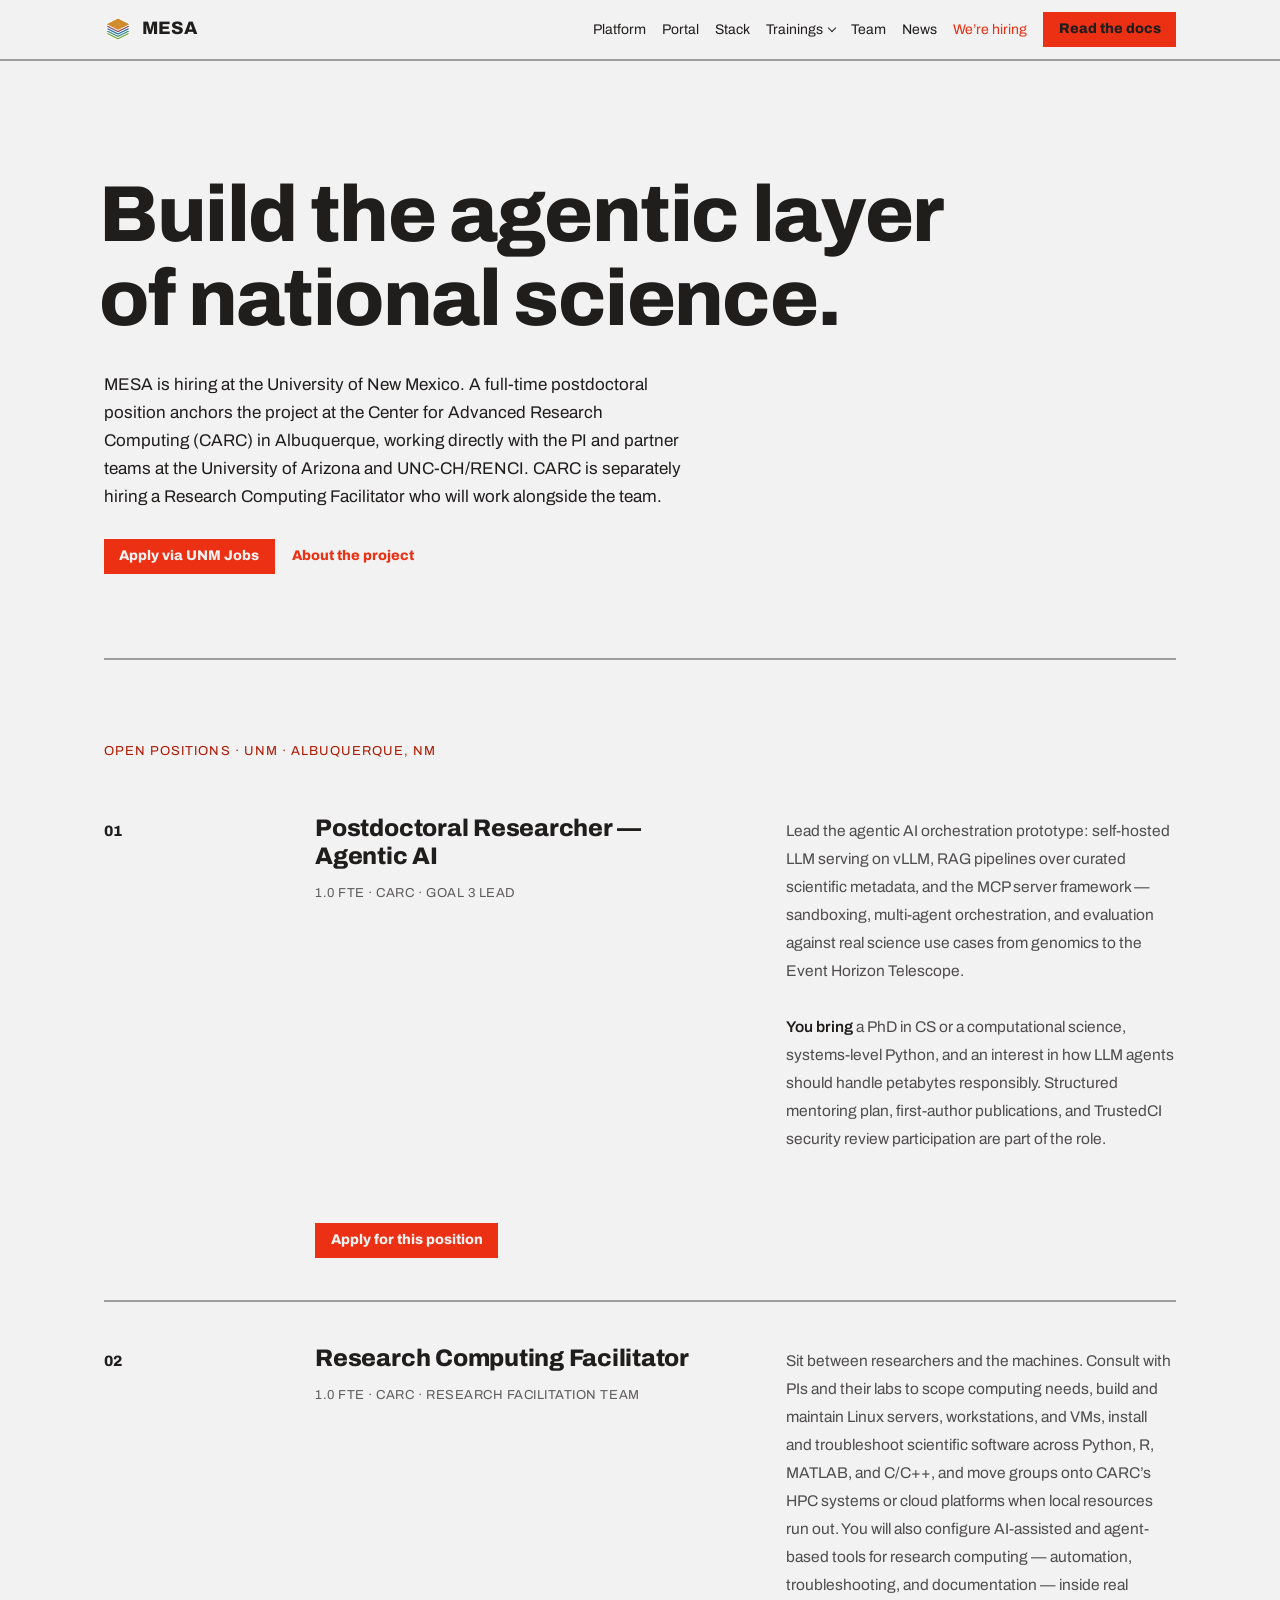
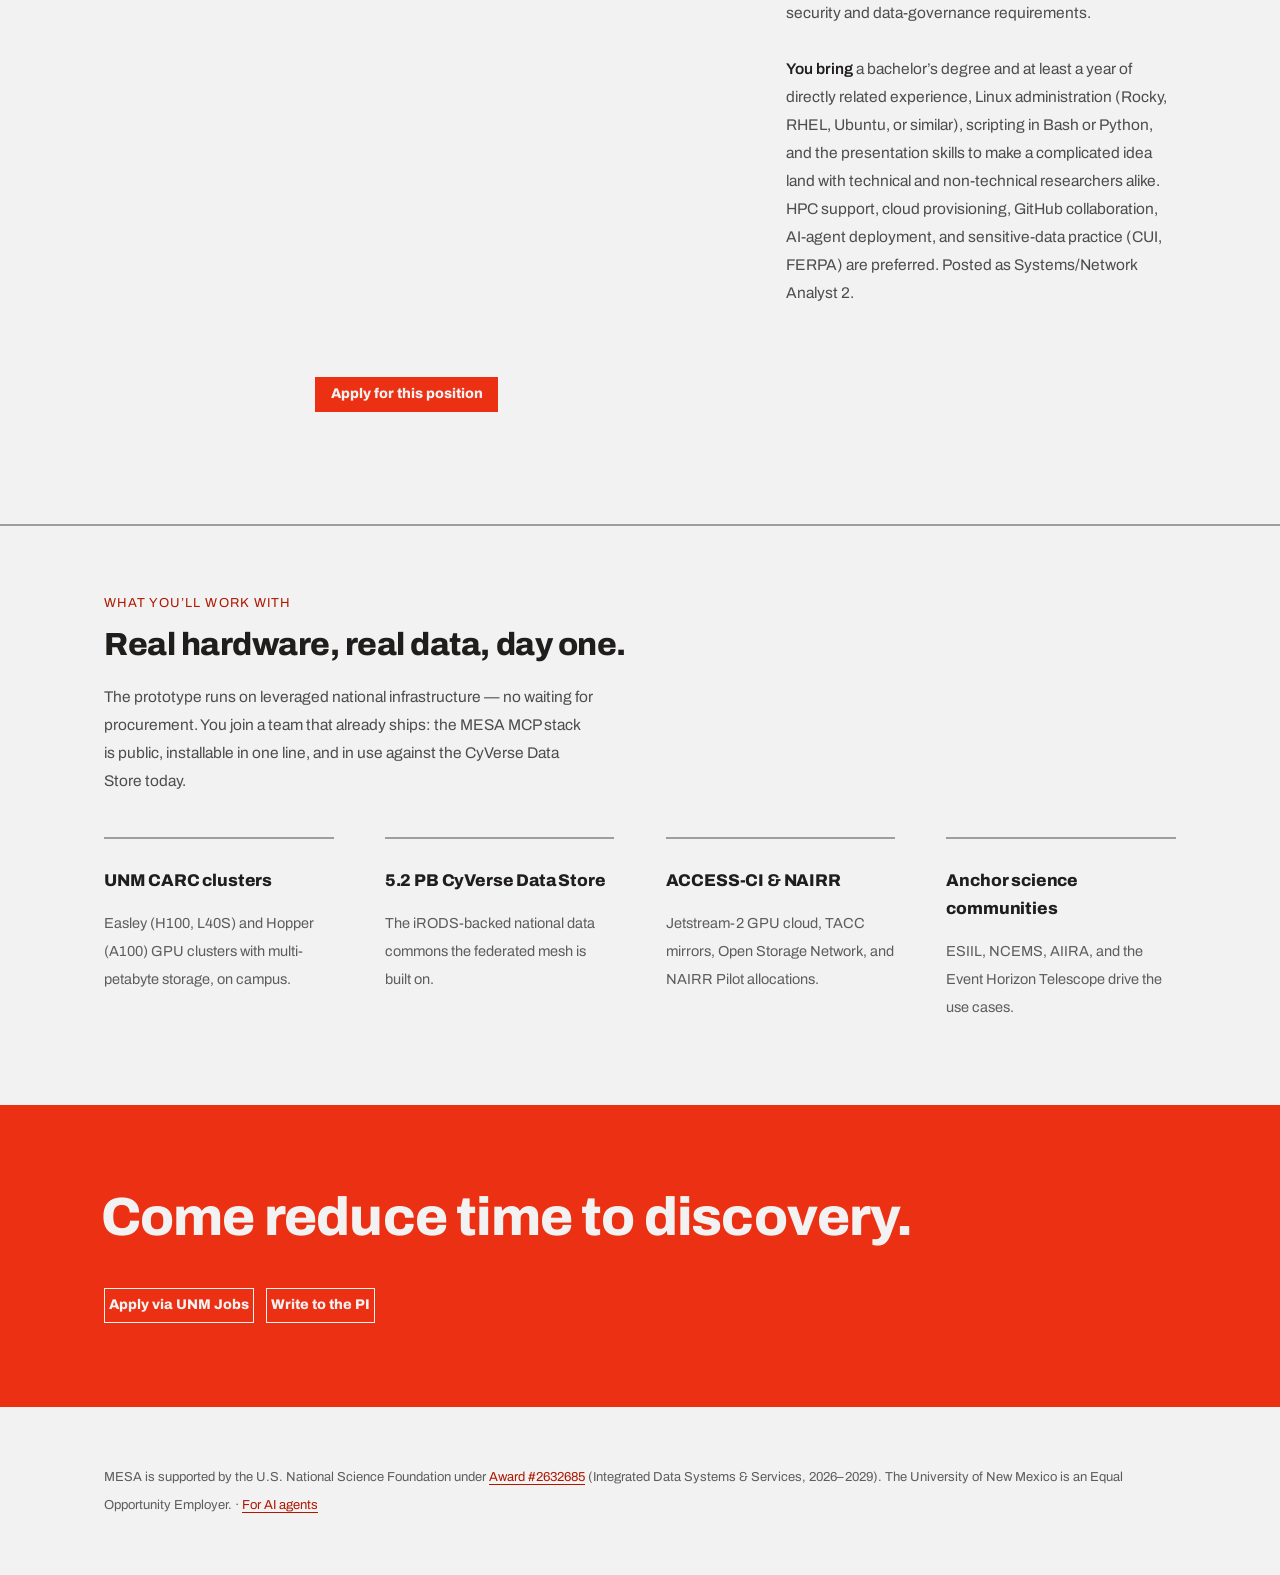
<file: hiring.html>
<!doctype html>
<html lang="en">
<head>
<meta charset="utf-8" />
<meta name="viewport" content="width=device-width, initial-scale=1" />
<title>MESA — We’re hiring at UNM</title>
<link rel="stylesheet" href="styles.css" />
<link rel="icon" type="image/svg+xml" href="assets/mesa-logo.svg" />
<link rel="icon" type="image/png" sizes="32x32" href="assets/favicon-32.png" />
<link rel="apple-touch-icon" href="assets/apple-touch-icon.png" />
<meta name="description" content="MESA and CARC are hiring at the University of New Mexico — two full-time positions at the Center for Advanced Research Computing in Albuquerque." />
<meta property="og:type" content="website" />
<meta property="og:site_name" content="MESA" />
<meta property="og:title" content="MESA — We’re hiring at UNM" />
<meta property="og:description" content="Build the agentic layer of national science. Two full-time positions at UNM CARC, with partner teams at Arizona and UNC-CH/RENCI." />
<meta property="og:url" content="https://idss-mesa.github.io/hiring.html" />
<meta property="og:image" content="https://idss-mesa.github.io/assets/og-card.png" />
<meta property="og:image:width" content="1200" />
<meta property="og:image:height" content="630" />
<meta property="og:image:alt" content="The MESA logo: five stacked layers in orange, plum, blue, teal, and green." />
<meta name="twitter:card" content="summary_large_image" />
<meta name="twitter:image" content="https://idss-mesa.github.io/assets/og-card.png" />
<!-- okf:begin — generated by scripts/gen_agent_surface.py from okf/concepts/hiring.md; do not edit -->
<meta name="robots" content="index, follow, max-snippet:-1, max-image-preview:large, max-video-preview:-1" />
<link rel="alternate" type="text/markdown" title="Markdown source (OKF v0.2 frontmatter)" href="okf/concepts/hiring.md" />
<meta name="okf:type" content="Webpage" />
<meta name="okf:status" content="stable" />
<meta name="okf:trust-tier" content="unverified" />
<meta name="okf:generated-at" content="2026-10-19T00:00:00Z" />
<meta name="okf:generated-by" content="claude/opus-5.5" />
<meta name="okf:stale-after" content="2026-12-10T00:00:00Z" />
<!-- okf:end -->
<style>
/* Shares the landing's scaffolding: 28px rhythm, ruled seams, red as a mark,
   one red field at the close. */
:root {
  --leading: 28px;
  --half: 14px;
  --edge: clamp(20px, 5vw, 72px);
  --measure: 58ch;
}
html { scroll-behavior: smooth; }
@media (prefers-reduced-motion: reduce) { html { scroll-behavior: auto; } }
body { margin: 0; text-wrap: pretty; }
.wrap { max-width: 1200px; margin: 0 auto; padding: 0 var(--edge); }
.nav { padding-inline: max(var(--edge), calc((100% - 1200px) / 2 + var(--edge))); }
.nav a { white-space: nowrap; }
.nav .nav-brand { display: flex; align-items: center; gap: 10px; font-size: 18px; } /* the
   brand links home; it restates the component's 18px over the nav's 14px links */
.nav-logo { width: 28px; height: 28px; display: block; } /* one leading unit square */
.nav-links { display: flex; align-items: center; gap: var(--space-4); }
@media (max-width: 760px) { /* page links drop to a second row under the brand
   and the one action, and wrap on the narrowest phones */
  .nav { flex-wrap: wrap; row-gap: var(--space-2); }
  .nav-links { order: 1; flex-basis: 100%; flex-wrap: wrap; row-gap: var(--space-1); }
}
.rule2 { height: 2px; border: 0; margin: 0; background: var(--color-divider); }
.kicker {
  display: block; font-size: 13px; line-height: var(--half);
  letter-spacing: 0.08em; text-transform: uppercase;
  color: var(--color-accent-700);
  font-feature-settings: "tnum" 1;
  margin: 0 0 calc(var(--leading) - var(--half));
}
.hero { padding: calc(4 * var(--leading)) 0 calc(3 * var(--leading)); }
.display {
  font-family: var(--font-heading); font-weight: var(--font-heading-weight);
  font-size: clamp(42px, 6.2vw, 84px);
  line-height: clamp(44.5px, 6.57vw, 89px);
  letter-spacing: -0.02em; margin: 0;
  margin-left: -0.058em;
  text-box: trim-both cap alphabetic;
}
.display .line { display: block; }
.hero .sub { font-size: 17px; line-height: var(--leading); max-width: var(--measure);
  margin: calc(1.5 * var(--leading) - 1cap) 0 0;
  text-box: trim-both cap alphabetic; }
.hero .row { display: flex; gap: var(--space-3); flex-wrap: wrap; margin-top: var(--leading); }

/* — role rows (the landing's feature grammar: ruled seams, red square marks) — */
.roles { padding: calc(3 * var(--leading)) 0 calc(2.5 * var(--leading)); }
.role { display: grid; grid-template-columns: minmax(64px, 160px) minmax(0, 420px) minmax(0, 1fr);
  gap: var(--leading) clamp(24px, 4vw, 72px); align-items: baseline;
  padding: calc(1.5 * var(--leading)) 0; }
.role + .role { border-top: 2px solid var(--color-divider); }
.r-num { position: relative; font-family: var(--font-heading); font-weight: var(--font-heading-weight);
  font-size: 15px; line-height: var(--leading); color: var(--color-text);
  font-feature-settings: "tnum" 1; margin: 0; text-box: trim-both cap alphabetic; }
.r-num::before { content: ""; position: absolute; left: -24px; top: calc(0.5cap - 5px);
  width: 10px; height: 10px; background: var(--color-accent); }
@media (max-width: 1280px) { .r-num::before { display: none; } }
.r-head { margin: 0; }
.r-title { font-family: var(--font-heading); font-weight: var(--font-heading-weight);
  font-size: 24px; line-height: var(--leading); letter-spacing: -0.01em;
  margin: 0; text-box: trim-both cap alphabetic; }
.r-meta { font-size: 13px; line-height: 18px; letter-spacing: 0.04em; text-transform: uppercase;
  color: color-mix(in srgb, var(--color-text) 70%, transparent);
  margin: var(--half) 0 0; }
.r-copy { font-size: 15.5px; line-height: var(--leading); margin: 0;
  color: color-mix(in srgb, var(--color-text) 78%, transparent);
  max-width: 52ch; text-box: trim-both cap alphabetic; }
.r-copy + .r-copy { margin-top: var(--leading); }
.r-copy strong { color: var(--color-text); font-weight: 600; }
.role .row { display: flex; gap: var(--space-3); flex-wrap: wrap; margin-top: calc(1.5 * var(--leading)); grid-column: 2 / -1; }

/* — what you'll work with — */
.context { padding: calc(2.5 * var(--leading)) 0 calc(3 * var(--leading)); }
.context-title { font-family: var(--font-heading); font-weight: var(--font-heading-weight);
  font-size: 32px; line-height: calc(1.5 * var(--leading)); letter-spacing: -0.015em;
  margin: 0; text-box: trim-both cap alphabetic; }
.context .note { font-size: 15.5px; line-height: var(--leading);
  color: color-mix(in srgb, var(--color-text) 78%, transparent);
  margin: calc(var(--leading) - 1cap) 0 0; max-width: var(--measure); text-box: trim-both cap alphabetic; }
.facts { display: grid; grid-template-columns: repeat(auto-fit, minmax(220px, 1fr));
  gap: var(--leading) clamp(24px, 4vw, 72px); margin-top: calc(1.5 * var(--leading)); }
.fact { border-top: 2px solid var(--color-divider); padding-top: var(--leading); }
.fact-title { font-family: var(--font-heading); font-weight: var(--font-heading-weight);
  font-size: 17px; line-height: var(--leading); letter-spacing: -0.01em;
  margin: 0; text-box: trim-both cap alphabetic; }
.fact-copy { font-size: 14.5px; line-height: var(--leading); margin: var(--half) 0 0;
  color: color-mix(in srgb, var(--color-text) 70%, transparent); }

/* — red poster close — */
.close { background: var(--color-accent); color: var(--color-bg); }
.close .wrap { padding-top: calc(3 * var(--leading)); padding-bottom: calc(3 * var(--leading)); }
.close h3 { font-family: var(--font-heading); font-weight: var(--font-heading-weight);
  font-size: clamp(34px, 4.2vw, 56px); line-height: clamp(36px, 4.45vw, 59.4px);
  letter-spacing: -0.015em; margin: 0; margin-left: -0.058em;
  text-box: trim-both cap alphabetic; }
.close h3 .line { display: block; }
.close .row { display: flex; gap: var(--space-3); flex-wrap: wrap; margin-top: calc(1.5 * var(--leading)); }
.close .btn-ghost { color: var(--color-bg); border-color: var(--color-bg); }
footer { padding: calc(2 * var(--leading)) 0; font-size: 13px; line-height: var(--leading);
  color: color-mix(in srgb, var(--color-text) 70%, transparent); }
footer a { color: var(--color-accent-700); } /* small-text link ink — base accent is a large-text value */
footer a:hover { color: var(--color-accent-600); }

@media (max-width: 880px) {
  .role { grid-template-columns: 1fr; gap: var(--half); }
  .role .row { grid-column: 1; }
  .r-copy { max-width: var(--measure); }
}
@media (max-width: 720px) {
  .hero { padding-top: calc(2.5 * var(--leading)); }
}
</style>
</head>
<body>
<nav class="nav">
  <a class="nav-brand" href="index.html"><img class="nav-logo" src="assets/mesa-logo.svg" alt="" width="28" height="28" /> MESA</a>
  <div class="nav-links">
    <a href="index.html">Platform</a>
    <a href="portal.html">Portal</a>
    <a href="stack.html">Stack</a>
    <details class="nav-menu">
      <summary>Trainings</summary>
      <div class="nav-menu-list">
        <a href="https://idss-mesa.github.io/trainings/">Trainings home</a>
        <a href="https://idss-mesa.github.io/trainings/tutorials/">Tutorials</a>
        <a href="https://idss-mesa.github.io/trainings/contributing/">Contribute a tutorial</a>
      </div>
    </details>
    <a href="team.html">Team</a>
    <a href="news.html">News</a>
    <a href="hiring.html" aria-current="page">We’re hiring</a>
  </div>
  <a class="btn btn-primary" href="https://idss-mesa.github.io/docs/">Read the docs</a>
</nav>
<div class="wrap">

  <section class="hero">
    <h1 class="display"><span class="line">Build the agentic layer</span> <span class="line">of national science.</span></h1>
    <p class="sub">MESA is hiring at the University of New Mexico. A full-time postdoctoral position anchors the project at the Center for Advanced Research Computing (CARC) in Albuquerque, working directly with the PI and partner teams at the University of Arizona and UNC-CH/RENCI. CARC is separately hiring a Research Computing Facilitator who will work alongside the team.</p>
    <div class="row">
      <a class="btn btn-primary" href="https://unmjobs.unm.edu">Apply via UNM Jobs</a>
      <a class="btn btn-ghost" href="index.html">About the project</a>
    </div>
  </section>

  <hr class="rule2" />

  <section class="roles" id="roles">
    <span class="kicker">Open positions · UNM · Albuquerque, NM</span>
    <div class="role">
      <p class="r-num">01</p>
      <div class="r-head">
        <h2 class="r-title">Postdoctoral Researcher — Agentic AI</h2>
        <p class="r-meta">1.0 FTE · CARC · Goal 3 lead</p>
      </div>
      <div>
        <p class="r-copy">Lead the agentic AI orchestration prototype: self-hosted LLM serving on vLLM, RAG pipelines over curated scientific metadata, and the MCP server framework — sandboxing, multi-agent orchestration, and evaluation against real science use cases from genomics to the Event Horizon Telescope.</p>
        <p class="r-copy"><strong>You bring</strong> a PhD in CS or a computational science, systems-level Python, and an interest in how LLM agents should handle petabytes responsibly. Structured mentoring plan, first-author publications, and TrustedCI security review participation are part of the role.</p>
      </div>
      <div class="row">
        <a class="btn btn-primary" href="https://unm.csod.com/ux/ats/careersite/18/home/requisition/37416">Apply for this position</a>
      </div>
    </div>
    <div class="role">
      <p class="r-num">02</p>
      <div class="r-head">
        <h2 class="r-title">Research Computing Facilitator</h2>
        <p class="r-meta">1.0 FTE · CARC · Research Facilitation Team</p>
      </div>
      <div>
        <p class="r-copy">Sit between researchers and the machines. Consult with PIs and their labs to scope computing needs, build and maintain Linux servers, workstations, and VMs, install and troubleshoot scientific software across Python, R, MATLAB, and C/C++, and move groups onto CARC’s HPC systems or cloud platforms when local resources run out. You will also configure AI-assisted and agent-based tools for research computing — automation, troubleshooting, and documentation — inside real security and data-governance requirements.</p>
        <p class="r-copy"><strong>You bring</strong> a bachelor’s degree and at least a year of directly related experience, Linux administration (Rocky, RHEL, Ubuntu, or similar), scripting in Bash or Python, and the presentation skills to make a complicated idea land with technical and non-technical researchers alike. HPC support, cloud provisioning, GitHub collaboration, AI-agent deployment, and sensitive-data practice (CUI, FERPA) are preferred. Posted as Systems/Network Analyst 2.</p>
      </div>
      <div class="row">
        <a class="btn btn-primary" href="https://unm.csod.com/ux/ats/careersite/18/home/requisition/37492">Apply for this position</a>
      </div>
    </div>
  </section>

</div>

<hr class="rule2" />

<div class="wrap">
  <section class="context">
    <span class="kicker">What you’ll work with</span>
    <h2 class="context-title">Real hardware, real data, day one.</h2>
    <p class="note">The prototype runs on leveraged national infrastructure — no waiting for procurement. You join a team that already ships: the MESA MCP stack is public, installable in one line, and in use against the CyVerse Data Store today.</p>
    <div class="facts">
      <div class="fact"><h3 class="fact-title">UNM CARC clusters</h3><p class="fact-copy">Easley (H100, L40S) and Hopper (A100) GPU clusters with multi-petabyte storage, on campus.</p></div>
      <div class="fact"><h3 class="fact-title">5.2 PB CyVerse Data Store</h3><p class="fact-copy">The iRODS-backed national data commons the federated mesh is built on.</p></div>
      <div class="fact"><h3 class="fact-title">ACCESS-CI &amp; NAIRR</h3><p class="fact-copy">Jetstream-2 GPU cloud, TACC mirrors, Open Storage Network, and NAIRR Pilot allocations.</p></div>
      <div class="fact"><h3 class="fact-title">Anchor science communities</h3><p class="fact-copy">ESIIL, NCEMS, AIIRA, and the Event Horizon Telescope drive the use cases.</p></div>
    </div>
  </section>
</div>

<section class="close">
  <div class="wrap">
    <h3><span class="line">Come reduce time to discovery.</span></h3>
    <div class="row">
      <a class="btn btn-ghost" href="https://unmjobs.unm.edu">Apply via UNM Jobs</a>
      <a class="btn btn-ghost" href="mailto:tswetnam@unm.edu">Write to the PI</a>
    </div>
  </div>
</section>

<div class="wrap">
  <footer>MESA is supported by the U.S. National Science Foundation under <a href="https://www.nsf.gov/awardsearch/show-award/?AWD_ID=2632685">Award #2632685</a> (Integrated Data Systems &amp; Services, 2026–2029). The University of New Mexico is an Equal Opportunity Employer. · <a href="about/ai-agents/">For AI agents</a></footer>
</div>
</body>
</html>
</file>
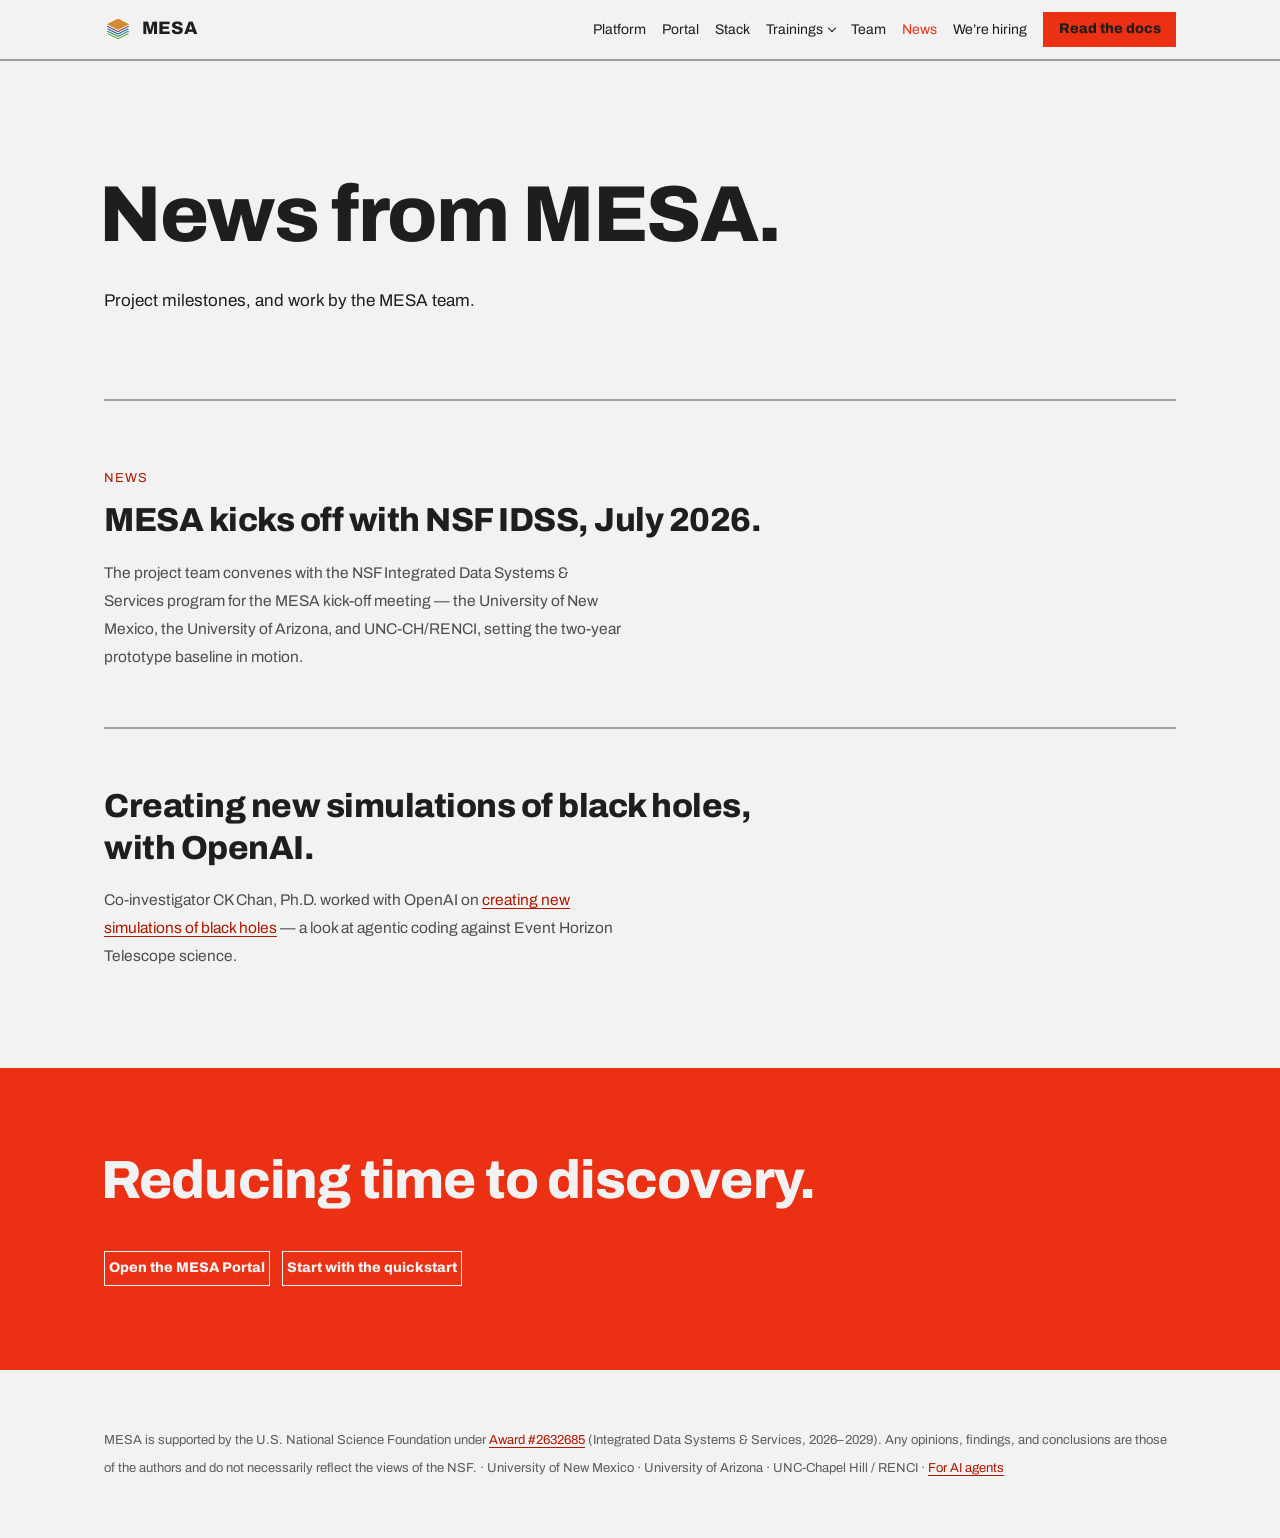
<file: news.html>
<!doctype html>
<html lang="en">
<head>
<meta charset="utf-8" />
<meta name="viewport" content="width=device-width, initial-scale=1" />
<title>MESA — News</title>
<link rel="stylesheet" href="styles.css" />
<link rel="icon" type="image/svg+xml" href="assets/mesa-logo.svg" />
<link rel="icon" type="image/png" sizes="32x32" href="assets/favicon-32.png" />
<link rel="apple-touch-icon" href="assets/apple-touch-icon.png" />
<meta name="description" content="News from MESA: the July 2026 kick-off with the NSF Integrated Data Systems &amp; Services program, and co-investigator CK Chan’s work with OpenAI on simulations of black holes." />
<meta property="og:type" content="website" />
<meta property="og:site_name" content="MESA" />
<meta property="og:title" content="MESA — News" />
<meta property="og:description" content="Project milestones and work by the MESA team, from the NSF IDSS kick-off on." />
<meta property="og:url" content="https://idss-mesa.github.io/news.html" />
<meta property="og:image" content="https://idss-mesa.github.io/assets/og-card.png" />
<meta property="og:image:width" content="1200" />
<meta property="og:image:height" content="630" />
<meta property="og:image:alt" content="The MESA logo: five stacked layers in orange, plum, blue, teal, and green." />
<meta name="twitter:card" content="summary_large_image" />
<meta name="twitter:image" content="https://idss-mesa.github.io/assets/og-card.png" />
<!-- okf:begin — generated by scripts/gen_agent_surface.py from okf/concepts/news.md; do not edit -->
<meta name="robots" content="index, follow, max-snippet:-1, max-image-preview:large, max-video-preview:-1" />
<link rel="alternate" type="text/markdown" title="Markdown source (OKF v0.2 frontmatter)" href="okf/concepts/news.md" />
<meta name="okf:type" content="Webpage" />
<meta name="okf:status" content="stable" />
<meta name="okf:trust-tier" content="unverified" />
<meta name="okf:generated-at" content="2026-10-19T00:00:00Z" />
<meta name="okf:generated-by" content="claude/opus-5.5" />
<meta name="okf:stale-after" content="2027-03-10T00:00:00Z" />
<!-- okf:end -->
<style>
/* Shares the landing's scaffolding: 28px rhythm, ruled seams, red as a mark,
   one red field at the close. */
:root {
  --leading: 28px;
  --half: 14px;
  --edge: clamp(20px, 5vw, 72px);
  --measure: 58ch;
}
html { scroll-behavior: smooth; }
@media (prefers-reduced-motion: reduce) { html { scroll-behavior: auto; } }
body { margin: 0; text-wrap: pretty; }
.wrap { max-width: 1200px; margin: 0 auto; padding: 0 var(--edge); }
.nav { padding-inline: max(var(--edge), calc((100% - 1200px) / 2 + var(--edge))); }
.nav a { white-space: nowrap; }
.nav .nav-brand { display: flex; align-items: center; gap: 10px; font-size: 18px; } /* the
   brand links home; it restates the component's 18px over the nav's 14px links */
.nav-logo { width: 28px; height: 28px; display: block; } /* one leading unit square */
.nav-links { display: flex; align-items: center; gap: var(--space-4); }
@media (max-width: 760px) { /* page links drop to a second row under the brand
   and the one action, and wrap on the narrowest phones */
  .nav { flex-wrap: wrap; row-gap: var(--space-2); }
  .nav-links { order: 1; flex-basis: 100%; flex-wrap: wrap; row-gap: var(--space-1); }
}
.rule2 { height: 2px; border: 0; margin: 0; background: var(--color-divider); }
.kicker {
  display: block; font-size: 13px; line-height: var(--half);
  letter-spacing: 0.08em; text-transform: uppercase;
  color: var(--color-accent-700);
  font-feature-settings: "tnum" 1;
  margin: 0 0 calc(var(--leading) - var(--half));
}
.hero { padding: calc(4 * var(--leading)) 0 calc(3 * var(--leading)); }
.display {
  font-family: var(--font-heading); font-weight: var(--font-heading-weight);
  font-size: clamp(42px, 6.2vw, 84px);
  line-height: clamp(44.5px, 6.57vw, 89px);
  letter-spacing: -0.02em; margin: 0;
  margin-left: -0.058em;
  text-box: trim-both cap alphabetic;
}
.display .line { display: block; }
.hero .sub { font-size: 17px; line-height: var(--leading); max-width: var(--measure);
  margin: calc(1.5 * var(--leading) - 1cap) 0 0;
  text-box: trim-both cap alphabetic; }

/* — news items (each announcement rides the quote's display slot — type does
   the work, red stays a mark) — */
.kickoff { padding: calc(2.5 * var(--leading)) 0 calc(3.5 * var(--leading)); }
.kickoff h2 { font-family: var(--font-heading); font-weight: var(--font-heading-weight);
  font-size: clamp(24px, 2.6vw, 34px); line-height: calc(1.5 * var(--leading));
  letter-spacing: -0.015em; max-width: 34ch; margin: 0; text-box: trim-both cap alphabetic; }
.kickoff .note a { color: var(--color-accent-700); }
.kickoff .note a:hover { color: var(--color-accent-600); }
.kickoff .note { font-size: 15.5px; line-height: var(--leading);
  color: color-mix(in srgb, var(--color-text) 78%, transparent);
  margin: calc(var(--leading) - 1cap) 0 0; max-width: var(--measure); text-box: trim-both cap alphabetic; }
.kickoff .item + .item { border-top: 2px solid var(--color-divider);
  margin-top: calc(2 * var(--leading)); padding-top: calc(2 * var(--leading)); } /* the ruled
   seam — news items take the page's repeated-unit grammar */
.kickoff .shot { margin: calc(1.5 * var(--leading)) 0 0; max-width: 640px; }
.kickoff .shot img { width: 100%; display: block; border: 2px solid var(--color-divider); } /* drawn
   frame; the image prints black and white via .grayscale, per the system */

/* — red poster close — */
.close { background: var(--color-accent); color: var(--color-bg); }
.close .wrap { padding-top: calc(3 * var(--leading)); padding-bottom: calc(3 * var(--leading)); }
.close h3 { font-family: var(--font-heading); font-weight: var(--font-heading-weight);
  font-size: clamp(34px, 4.2vw, 56px); line-height: clamp(36px, 4.45vw, 59.4px);
  letter-spacing: -0.015em; margin: 0; margin-left: -0.058em;
  text-box: trim-both cap alphabetic; }
.close h3 .line { display: block; }
.close .row { display: flex; gap: var(--space-3); flex-wrap: wrap; margin-top: calc(1.5 * var(--leading)); }
.close .btn-ghost { color: var(--color-bg); border-color: var(--color-bg); }
footer { padding: calc(2 * var(--leading)) 0; font-size: 13px; line-height: var(--leading);
  color: color-mix(in srgb, var(--color-text) 70%, transparent); }
footer a { color: var(--color-accent-700); } /* small-text link ink — base accent is a large-text value */
footer a:hover { color: var(--color-accent-600); }

@media (max-width: 720px) {
  .hero { padding-top: calc(2.5 * var(--leading)); }
}
</style>
</head>
<body>
<nav class="nav">
  <a class="nav-brand" href="index.html"><img class="nav-logo" src="assets/mesa-logo.svg" alt="" width="28" height="28" /> MESA</a>
  <div class="nav-links">
    <a href="index.html">Platform</a>
    <a href="portal.html">Portal</a>
    <a href="stack.html">Stack</a>
    <details class="nav-menu">
      <summary>Trainings</summary>
      <div class="nav-menu-list">
        <a href="https://idss-mesa.github.io/trainings/">Trainings home</a>
        <a href="https://idss-mesa.github.io/trainings/tutorials/">Tutorials</a>
        <a href="https://idss-mesa.github.io/trainings/contributing/">Contribute a tutorial</a>
      </div>
    </details>
    <a href="team.html">Team</a>
    <a href="news.html" aria-current="page">News</a>
    <a href="hiring.html">We’re hiring</a>
  </div>
  <a class="btn btn-primary" href="https://idss-mesa.github.io/docs/">Read the docs</a>
</nav>
<div class="wrap">

  <section class="hero">
    <h1 class="display"><span class="line">News from MESA.</span></h1>
    <p class="sub">Project milestones, and work by the MESA team.</p>
  </section>

  <hr class="rule2" />

  <section class="kickoff" id="news">
    <span class="kicker">News</span>
    <div class="item" id="kickoff">
      <h2>MESA kicks off with NSF IDSS, July 2026.</h2>
      <p class="note">The project team convenes with the NSF Integrated Data Systems &amp; Services program for the MESA kick-off meeting — the University of New Mexico, the University of Arizona, and UNC-CH/RENCI, setting the two-year prototype baseline in motion.</p>
    </div>
    <div class="item" id="black-holes">
      <h2>Creating new simulations of black holes, with OpenAI.</h2>
      <p class="note">Co-investigator CK Chan, Ph.D. worked with OpenAI on <a href="https://openai.com/index/creating-new-simulations-black-holes/">creating new simulations of black holes</a> — a look at agentic coding against Event Horizon Telescope science.</p>
      <!-- Screenshot slot: save a capture of the article page to
           assets/news/openai-black-holes.png, then uncomment. (This remote
           session's network policy blocks openai.com, so it could not be
           captured here.)
      <figure class="shot grayscale">
        <img src="assets/news/openai-black-holes.png" alt="The OpenAI article page: Creating new simulations of black holes" loading="lazy" />
      </figure>
      -->
    </div>
  </section>

</div>

<section class="close">
  <div class="wrap">
    <h3><span class="line">Reducing time to discovery.</span></h3>
    <div class="row">
      <a class="btn btn-ghost" href="https://mesa.cyverse.org">Open the MESA Portal</a>
      <a class="btn btn-ghost" href="https://idss-mesa.github.io/docs/quickstart/">Start with the quickstart</a>
    </div>
  </div>
</section>

<div class="wrap">
  <footer>MESA is supported by the U.S. National Science Foundation under <a href="https://www.nsf.gov/awardsearch/show-award/?AWD_ID=2632685">Award #2632685</a> (Integrated Data Systems &amp; Services, 2026–2029). Any opinions, findings, and conclusions are those of the authors and do not necessarily reflect the views of the NSF. · University of New Mexico · University of Arizona · UNC-Chapel Hill / RENCI · <a href="about/ai-agents/">For AI agents</a></footer>
</div>
</body>
</html>
</file>
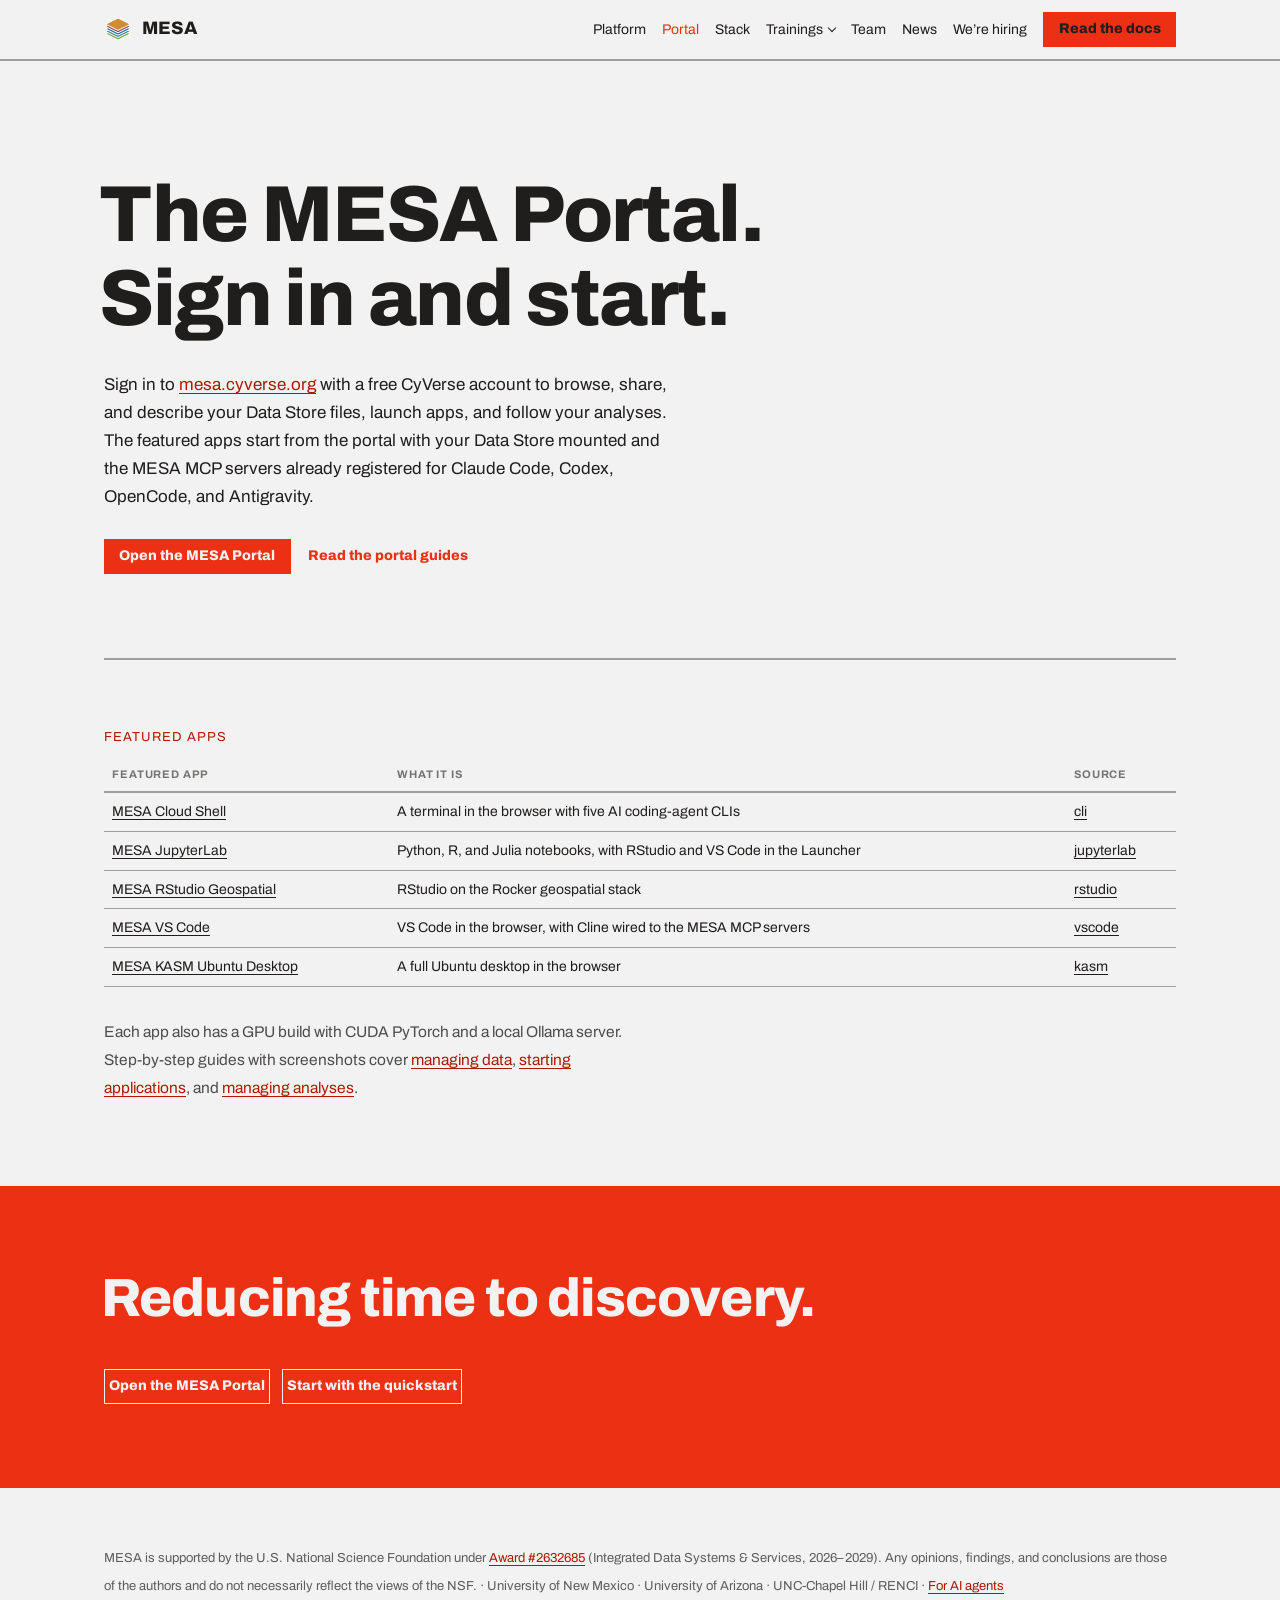
<file: portal.html>
<!doctype html>
<html lang="en">
<head>
<meta charset="utf-8" />
<meta name="viewport" content="width=device-width, initial-scale=1" />
<title>MESA — The MESA Portal</title>
<link rel="stylesheet" href="styles.css" />
<link rel="icon" type="image/svg+xml" href="assets/mesa-logo.svg" />
<link rel="icon" type="image/png" sizes="32x32" href="assets/favicon-32.png" />
<link rel="apple-touch-icon" href="assets/apple-touch-icon.png" />
<meta name="description" content="Sign in to the MESA Portal at mesa.cyverse.org with a free CyVerse account and launch the featured apps — Cloud Shell, JupyterLab, RStudio, VS Code, and an Ubuntu desktop — with your Data Store mounted." />
<meta property="og:type" content="website" />
<meta property="og:site_name" content="MESA" />
<meta property="og:title" content="MESA — The MESA Portal" />
<meta property="og:description" content="The MESA Portal. Sign in and start. Five featured apps, your Data Store mounted, the MESA MCP servers already registered." />
<meta property="og:url" content="https://idss-mesa.github.io/portal.html" />
<meta property="og:image" content="https://idss-mesa.github.io/assets/og-card.png" />
<meta property="og:image:width" content="1200" />
<meta property="og:image:height" content="630" />
<meta property="og:image:alt" content="The MESA logo: five stacked layers in orange, plum, blue, teal, and green." />
<meta name="twitter:card" content="summary_large_image" />
<meta name="twitter:image" content="https://idss-mesa.github.io/assets/og-card.png" />
<!-- okf:begin — generated by scripts/gen_agent_surface.py from okf/concepts/portal.md; do not edit -->
<meta name="robots" content="index, follow, max-snippet:-1, max-image-preview:large, max-video-preview:-1" />
<link rel="alternate" type="text/markdown" title="Markdown source (OKF v0.2 frontmatter)" href="okf/concepts/portal.md" />
<meta name="okf:type" content="Webpage" />
<meta name="okf:status" content="stable" />
<meta name="okf:trust-tier" content="unverified" />
<meta name="okf:generated-at" content="2026-10-19T00:00:00Z" />
<meta name="okf:generated-by" content="claude/opus-5.5" />
<meta name="okf:stale-after" content="2027-03-10T00:00:00Z" />
<!-- okf:end -->
<style>
/* Shares the landing's scaffolding: 28px rhythm, ruled seams, red as a mark,
   one red field at the close. The portal's unit is the ruled table. */
:root {
  --leading: 28px;
  --half: 14px;
  --edge: clamp(20px, 5vw, 72px);
  --measure: 58ch;
}
html { scroll-behavior: smooth; }
@media (prefers-reduced-motion: reduce) { html { scroll-behavior: auto; } }
body { margin: 0; text-wrap: pretty; }
.wrap { max-width: 1200px; margin: 0 auto; padding: 0 var(--edge); }
.nav { padding-inline: max(var(--edge), calc((100% - 1200px) / 2 + var(--edge))); }
.nav a { white-space: nowrap; }
.nav .nav-brand { display: flex; align-items: center; gap: 10px; font-size: 18px; } /* the
   brand links home; it restates the component's 18px over the nav's 14px links */
.nav-logo { width: 28px; height: 28px; display: block; } /* one leading unit square */
.nav-links { display: flex; align-items: center; gap: var(--space-4); }
@media (max-width: 760px) { /* page links drop to a second row under the brand
   and the one action, and wrap on the narrowest phones */
  .nav { flex-wrap: wrap; row-gap: var(--space-2); }
  .nav-links { order: 1; flex-basis: 100%; flex-wrap: wrap; row-gap: var(--space-1); }
}
.rule2 { height: 2px; border: 0; margin: 0; background: var(--color-divider); }
.kicker {
  display: block; font-size: 13px; line-height: var(--half);
  letter-spacing: 0.08em; text-transform: uppercase;
  color: var(--color-accent-700);
  font-feature-settings: "tnum" 1;
  margin: 0 0 calc(var(--leading) - var(--half));
}
h2.kicker { font-family: var(--font-body); font-weight: 400; } /* the section's only
   heading rides the kicker, so the outline runs h1 → h2 → the close's h3 */
.hero { padding: calc(4 * var(--leading)) 0 calc(3 * var(--leading)); }
.display {
  font-family: var(--font-heading); font-weight: var(--font-heading-weight);
  font-size: clamp(42px, 6.2vw, 84px);
  line-height: clamp(44.5px, 6.57vw, 89px);
  letter-spacing: -0.02em; margin: 0;
  margin-left: -0.058em;
  text-box: trim-both cap alphabetic;
}
.display .line { display: block; }
.hero .sub { font-size: 17px; line-height: var(--leading); max-width: var(--measure);
  margin: calc(1.5 * var(--leading) - 1cap) 0 0;
  text-box: trim-both cap alphabetic; }
.hero .sub a { color: var(--color-accent-700); } /* small-text link ink */
.hero .sub a:hover { color: var(--color-accent-600); }
.hero .row { display: flex; gap: var(--space-3); flex-wrap: wrap; margin-top: var(--leading); }

/* — featured apps: kicker, ruled table, note — */
.block { padding: calc(2.5 * var(--leading)) 0 calc(3 * var(--leading)); }
.table-wrap { overflow-x: auto; }
.table td { vertical-align: top; overflow-wrap: anywhere; }
.table a { color: var(--color-text); }
.table a:hover { color: var(--color-accent-700); }
.note { font-size: 15.5px; line-height: var(--leading);
  color: color-mix(in srgb, var(--color-text) 78%, transparent);
  margin: calc(1.5 * var(--leading) - 1cap) 0 0; max-width: var(--measure); text-box: trim-both cap alphabetic; }
.note a { color: var(--color-accent-700); } /* small-text link ink */
.note a:hover { color: var(--color-accent-600); }

/* — red poster close — */
.close { background: var(--color-accent); color: var(--color-bg); }
.close .wrap { padding-top: calc(3 * var(--leading)); padding-bottom: calc(3 * var(--leading)); }
.close h3 { font-family: var(--font-heading); font-weight: var(--font-heading-weight);
  font-size: clamp(34px, 4.2vw, 56px); line-height: clamp(36px, 4.45vw, 59.4px);
  letter-spacing: -0.015em; margin: 0; margin-left: -0.058em;
  text-box: trim-both cap alphabetic; }
.close h3 .line { display: block; }
.close .row { display: flex; gap: var(--space-3); flex-wrap: wrap; margin-top: calc(1.5 * var(--leading)); }
.close .btn-ghost { color: var(--color-bg); border-color: var(--color-bg); }
footer { padding: calc(2 * var(--leading)) 0; font-size: 13px; line-height: var(--leading);
  color: color-mix(in srgb, var(--color-text) 70%, transparent); }
footer a { color: var(--color-accent-700); } /* small-text link ink — base accent is a large-text value */
footer a:hover { color: var(--color-accent-600); }

@media (max-width: 720px) {
  .hero { padding-top: calc(2.5 * var(--leading)); }
}
</style>
</head>
<body>
<nav class="nav">
  <a class="nav-brand" href="index.html"><img class="nav-logo" src="assets/mesa-logo.svg" alt="" width="28" height="28" /> MESA</a>
  <div class="nav-links">
    <a href="index.html">Platform</a>
    <a href="portal.html" aria-current="page">Portal</a>
    <a href="stack.html">Stack</a>
    <details class="nav-menu">
      <summary>Trainings</summary>
      <div class="nav-menu-list">
        <a href="https://idss-mesa.github.io/trainings/">Trainings home</a>
        <a href="https://idss-mesa.github.io/trainings/tutorials/">Tutorials</a>
        <a href="https://idss-mesa.github.io/trainings/contributing/">Contribute a tutorial</a>
      </div>
    </details>
    <a href="team.html">Team</a>
    <a href="news.html">News</a>
    <a href="hiring.html">We’re hiring</a>
  </div>
  <a class="btn btn-primary" href="https://idss-mesa.github.io/docs/">Read the docs</a>
</nav>
<div class="wrap">

  <section class="hero">
    <h1 class="display"><span class="line">The MESA Portal.</span> <span class="line">Sign in and start.</span></h1>
    <p class="sub">Sign in to <a href="https://mesa.cyverse.org">mesa.cyverse.org</a> with a free CyVerse account to browse, share, and describe your Data Store files, launch apps, and follow your analyses. The featured apps start from the portal with your Data Store mounted and the MESA MCP servers already registered for Claude Code, Codex, OpenCode, and Antigravity.</p>
    <div class="row">
      <a class="btn btn-primary" href="https://mesa.cyverse.org">Open the MESA Portal</a>
      <a class="btn btn-ghost" href="https://idss-mesa.github.io/docs/portal/">Read the portal guides</a>
    </div>
  </section>

  <hr class="rule2" />

  <section class="block" id="apps">
    <h2 class="kicker">Featured apps</h2>
    <div class="table-wrap">
      <table class="table">
        <thead><tr><th>Featured app</th><th>What it is</th><th>Source</th></tr></thead>
        <tbody>
          <tr><td><a href="https://idss-mesa.github.io/docs/apps/cli/">MESA Cloud Shell</a></td><td>A terminal in the browser with five AI coding-agent CLIs</td><td><a href="https://github.com/idss-mesa/cli">cli</a></td></tr>
          <tr><td><a href="https://idss-mesa.github.io/docs/apps/jupyterlab/">MESA JupyterLab</a></td><td>Python, R, and Julia notebooks, with RStudio and VS Code in the Launcher</td><td><a href="https://github.com/idss-mesa/jupyterlab">jupyterlab</a></td></tr>
          <tr><td><a href="https://idss-mesa.github.io/docs/apps/rstudio/">MESA RStudio Geospatial</a></td><td>RStudio on the Rocker geospatial stack</td><td><a href="https://github.com/idss-mesa/rstudio">rstudio</a></td></tr>
          <tr><td><a href="https://idss-mesa.github.io/docs/apps/vscode/">MESA VS Code</a></td><td>VS Code in the browser, with Cline wired to the MESA MCP servers</td><td><a href="https://github.com/idss-mesa/vscode">vscode</a></td></tr>
          <tr><td><a href="https://idss-mesa.github.io/docs/apps/kasm/">MESA KASM Ubuntu Desktop</a></td><td>A full Ubuntu desktop in the browser</td><td><a href="https://github.com/idss-mesa/kasm">kasm</a></td></tr>
        </tbody>
      </table>
    </div>
    <p class="note">Each app also has a GPU build with CUDA PyTorch and a local Ollama server. Step-by-step guides with screenshots cover <a href="https://idss-mesa.github.io/docs/portal/data/">managing data</a>, <a href="https://idss-mesa.github.io/docs/portal/applications/">starting applications</a>, and <a href="https://idss-mesa.github.io/docs/portal/analyses/">managing analyses</a>.</p>
  </section>

</div>

<section class="close">
  <div class="wrap">
    <h3><span class="line">Reducing time to discovery.</span></h3>
    <div class="row">
      <a class="btn btn-ghost" href="https://mesa.cyverse.org">Open the MESA Portal</a>
      <a class="btn btn-ghost" href="https://idss-mesa.github.io/docs/quickstart/">Start with the quickstart</a>
    </div>
  </div>
</section>

<div class="wrap">
  <footer>MESA is supported by the U.S. National Science Foundation under <a href="https://www.nsf.gov/awardsearch/show-award/?AWD_ID=2632685">Award #2632685</a> (Integrated Data Systems &amp; Services, 2026–2029). Any opinions, findings, and conclusions are those of the authors and do not necessarily reflect the views of the NSF. · University of New Mexico · University of Arizona · UNC-Chapel Hill / RENCI · <a href="about/ai-agents/">For AI agents</a></footer>
</div>
</body>
</html>
</file>
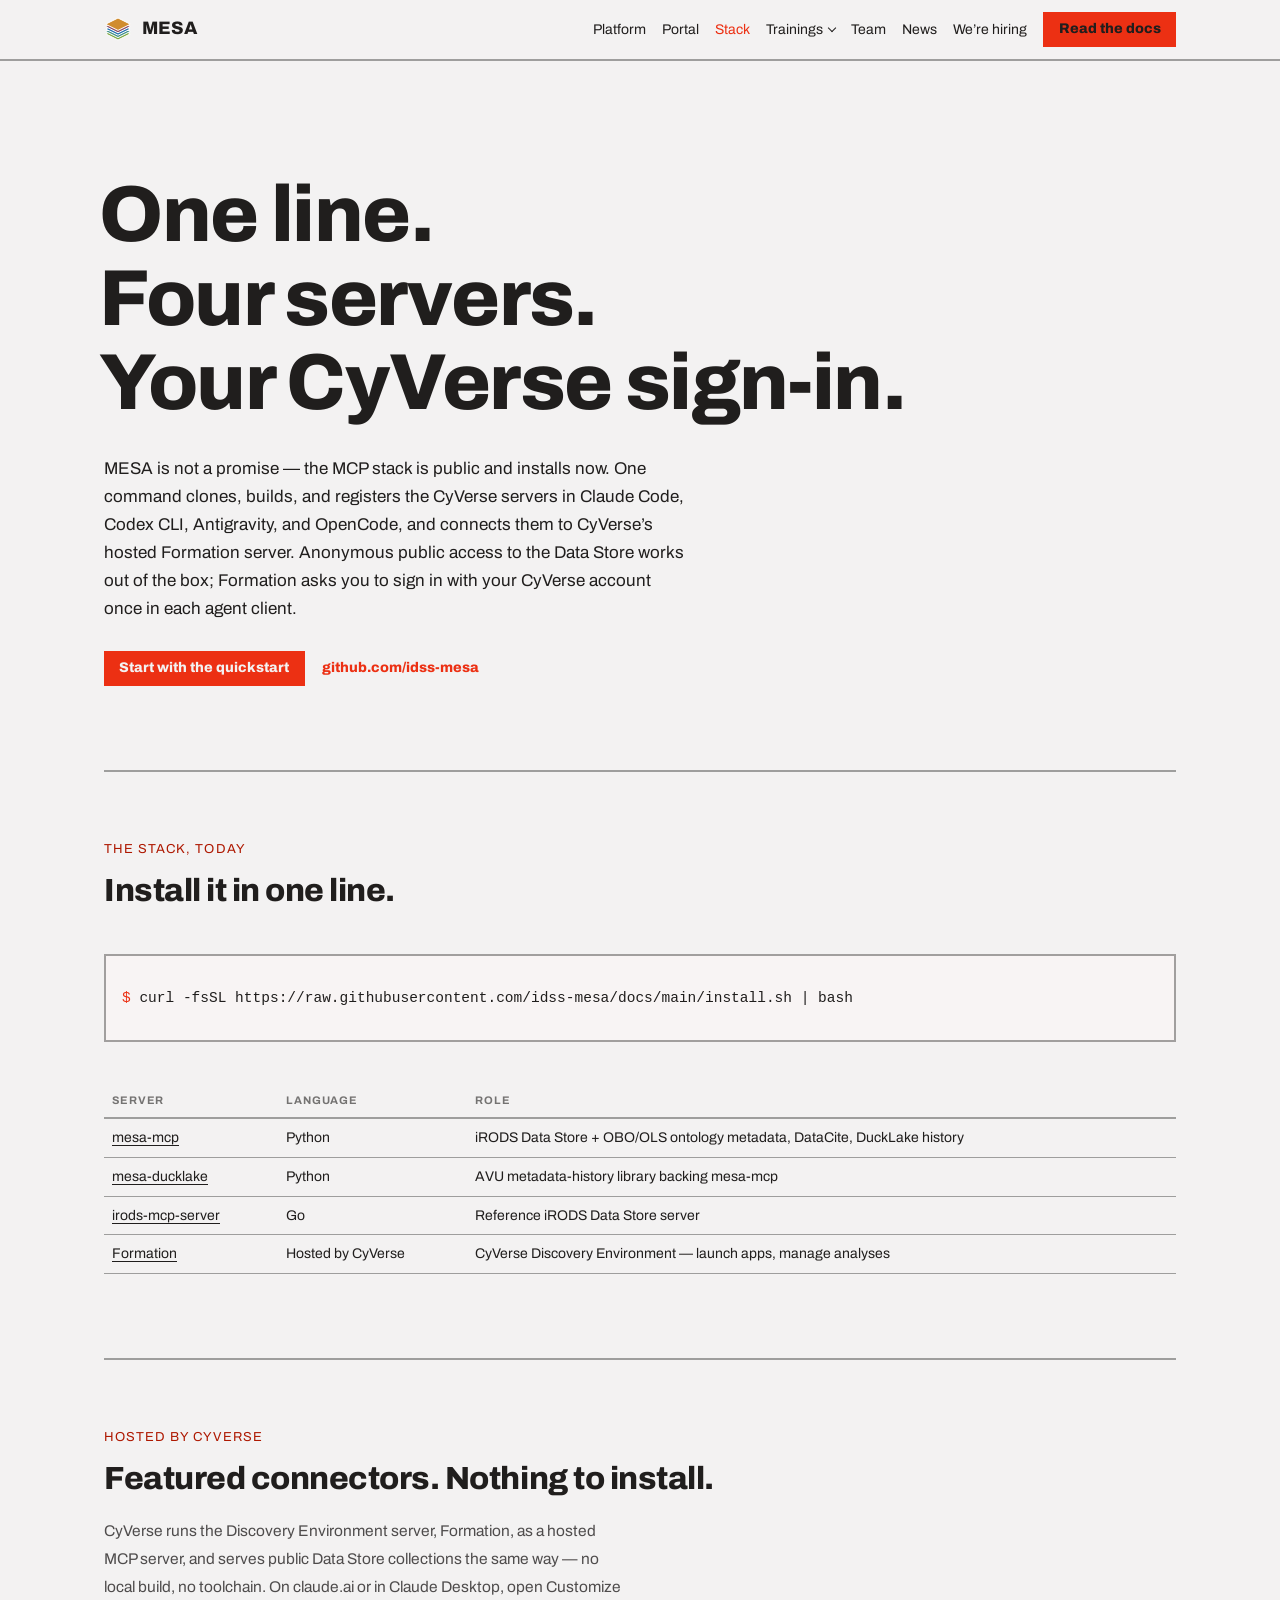
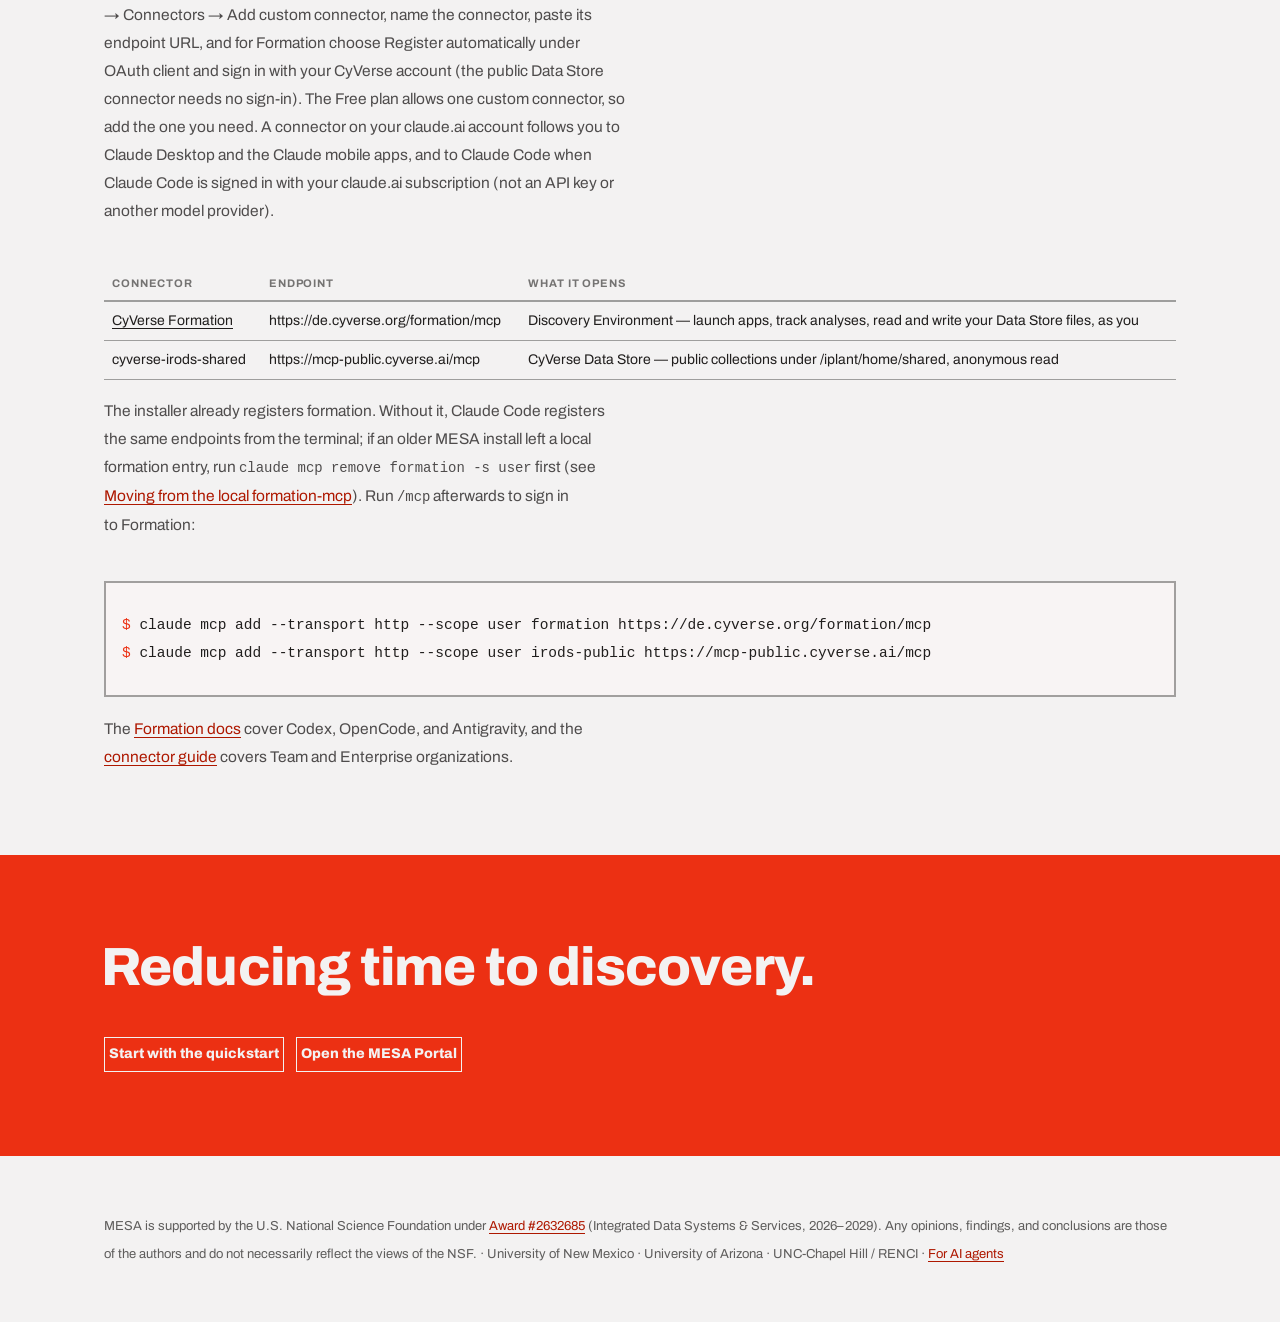
<file: stack.html>
<!doctype html>
<html lang="en">
<head>
<meta charset="utf-8" />
<meta name="viewport" content="width=device-width, initial-scale=1" />
<title>MESA — The stack</title>
<link rel="stylesheet" href="styles.css" />
<link rel="icon" type="image/svg+xml" href="assets/mesa-logo.svg" />
<link rel="icon" type="image/png" sizes="32x32" href="assets/favicon-32.png" />
<link rel="apple-touch-icon" href="assets/apple-touch-icon.png" />
<meta name="description" content="One command installs the MESA MCP servers in Claude Code, Codex CLI, Antigravity, and OpenCode; CyVerse’s hosted Formation and public Data Store connectors need no install." />
<meta property="og:type" content="website" />
<meta property="og:site_name" content="MESA" />
<meta property="og:title" content="MESA — The stack" />
<meta property="og:description" content="One line. Four servers. Your CyVerse sign-in. The MESA MCP stack is public and installs now." />
<meta property="og:url" content="https://idss-mesa.github.io/stack.html" />
<meta property="og:image" content="https://idss-mesa.github.io/assets/og-card.png" />
<meta property="og:image:width" content="1200" />
<meta property="og:image:height" content="630" />
<meta property="og:image:alt" content="The MESA logo: five stacked layers in orange, plum, blue, teal, and green." />
<meta name="twitter:card" content="summary_large_image" />
<meta name="twitter:image" content="https://idss-mesa.github.io/assets/og-card.png" />
<!-- okf:begin — generated by scripts/gen_agent_surface.py from okf/concepts/stack.md; do not edit -->
<meta name="robots" content="index, follow, max-snippet:-1, max-image-preview:large, max-video-preview:-1" />
<link rel="alternate" type="text/markdown" title="Markdown source (OKF v0.2 frontmatter)" href="okf/concepts/stack.md" />
<meta name="okf:type" content="Webpage" />
<meta name="okf:status" content="stable" />
<meta name="okf:trust-tier" content="unverified" />
<meta name="okf:generated-at" content="2026-10-19T00:00:00Z" />
<meta name="okf:generated-by" content="claude/opus-5.5" />
<meta name="okf:stale-after" content="2027-03-10T00:00:00Z" />
<!-- okf:end -->
<style>
/* Shares the landing's scaffolding: 28px rhythm, ruled seams, red as a mark,
   one red field at the close. The stack's units are the code box (drawn
   structure: a 2px-ruled box, mono, flush left, no fill drama) and the ruled
   table. */
:root {
  --leading: 28px;
  --half: 14px;
  --edge: clamp(20px, 5vw, 72px);
  --measure: 58ch;
  --mono: ui-monospace, 'SF Mono', Menlo, Consolas, monospace;
}
html { scroll-behavior: smooth; }
@media (prefers-reduced-motion: reduce) { html { scroll-behavior: auto; } }
body { margin: 0; text-wrap: pretty; }
.wrap { max-width: 1200px; margin: 0 auto; padding: 0 var(--edge); }
.nav { padding-inline: max(var(--edge), calc((100% - 1200px) / 2 + var(--edge))); }
.nav a { white-space: nowrap; }
.nav .nav-brand { display: flex; align-items: center; gap: 10px; font-size: 18px; } /* the
   brand links home; it restates the component's 18px over the nav's 14px links */
.nav-logo { width: 28px; height: 28px; display: block; } /* one leading unit square */
.nav-links { display: flex; align-items: center; gap: var(--space-4); }
@media (max-width: 760px) { /* page links drop to a second row under the brand
   and the one action, and wrap on the narrowest phones */
  .nav { flex-wrap: wrap; row-gap: var(--space-2); }
  .nav-links { order: 1; flex-basis: 100%; flex-wrap: wrap; row-gap: var(--space-1); }
}
.rule2 { height: 2px; border: 0; margin: 0; background: var(--color-divider); }
.kicker {
  display: block; font-size: 13px; line-height: var(--half);
  letter-spacing: 0.08em; text-transform: uppercase;
  color: var(--color-accent-700);
  font-feature-settings: "tnum" 1;
  margin: 0 0 calc(var(--leading) - var(--half));
}
.hero { padding: calc(4 * var(--leading)) 0 calc(3 * var(--leading)); }
.display {
  font-family: var(--font-heading); font-weight: var(--font-heading-weight);
  font-size: clamp(42px, 6.2vw, 84px);
  line-height: clamp(44.5px, 6.57vw, 89px);
  letter-spacing: -0.02em; margin: 0;
  margin-left: -0.058em;
  text-box: trim-both cap alphabetic;
}
.display .line { display: block; }
.hero .sub { font-size: 17px; line-height: var(--leading); max-width: var(--measure);
  margin: calc(1.5 * var(--leading) - 1cap) 0 0;
  text-box: trim-both cap alphabetic; }
.hero .row { display: flex; gap: var(--space-3); flex-wrap: wrap; margin-top: var(--leading); }

/* — install and connectors: kicker, head, note, code box, ruled table — */
.block { padding: calc(2.5 * var(--leading)) 0 calc(3 * var(--leading)); }
.block-title { font-family: var(--font-heading); font-weight: var(--font-heading-weight);
  font-size: 32px; line-height: calc(1.5 * var(--leading)); letter-spacing: -0.015em;
  margin: 0; text-box: trim-both cap alphabetic; }
.note { font-size: 15.5px; line-height: var(--leading);
  color: color-mix(in srgb, var(--color-text) 78%, transparent);
  margin: calc(var(--leading) - 1cap) 0 0; max-width: var(--measure); text-box: trim-both cap alphabetic; }
.note a { color: var(--color-accent-700); } /* small-text link ink — base accent
   is a large-text value; see .kicker */
.note a:hover { color: var(--color-accent-600); }
.note code { font-family: var(--mono); font-size: 0.9em; overflow-wrap: anywhere; }
.code { border: 2px solid var(--color-divider); background: var(--color-neutral-100);
  margin: calc(1.5 * var(--leading)) 0 0; padding: var(--leading) var(--space-4);
  font-family: var(--mono);
  font-size: 14.5px; line-height: var(--leading); overflow-x: auto; white-space: pre; }
.code .prompt { color: var(--color-accent); user-select: none; }
.table { margin-top: calc(1.5 * var(--leading)); }
.table a { color: var(--color-text); }
.table td { overflow-wrap: anywhere; } /* endpoint URLs wrap at phone width */
.table a:hover { color: var(--color-accent-700); }

/* — red poster close — */
.close { background: var(--color-accent); color: var(--color-bg); }
.close .wrap { padding-top: calc(3 * var(--leading)); padding-bottom: calc(3 * var(--leading)); }
.close h3 { font-family: var(--font-heading); font-weight: var(--font-heading-weight);
  font-size: clamp(34px, 4.2vw, 56px); line-height: clamp(36px, 4.45vw, 59.4px);
  letter-spacing: -0.015em; margin: 0; margin-left: -0.058em;
  text-box: trim-both cap alphabetic; }
.close h3 .line { display: block; }
.close .row { display: flex; gap: var(--space-3); flex-wrap: wrap; margin-top: calc(1.5 * var(--leading)); }
.close .btn-ghost { color: var(--color-bg); border-color: var(--color-bg); }
footer { padding: calc(2 * var(--leading)) 0; font-size: 13px; line-height: var(--leading);
  color: color-mix(in srgb, var(--color-text) 70%, transparent); }
footer a { color: var(--color-accent-700); } /* small-text link ink — base accent is a large-text value */
footer a:hover { color: var(--color-accent-600); }

@media (max-width: 720px) {
  .hero { padding-top: calc(2.5 * var(--leading)); }
  .block-title { font-size: 26px; }
}
</style>
</head>
<body>
<nav class="nav">
  <a class="nav-brand" href="index.html"><img class="nav-logo" src="assets/mesa-logo.svg" alt="" width="28" height="28" /> MESA</a>
  <div class="nav-links">
    <a href="index.html">Platform</a>
    <a href="portal.html">Portal</a>
    <a href="stack.html" aria-current="page">Stack</a>
    <details class="nav-menu">
      <summary>Trainings</summary>
      <div class="nav-menu-list">
        <a href="https://idss-mesa.github.io/trainings/">Trainings home</a>
        <a href="https://idss-mesa.github.io/trainings/tutorials/">Tutorials</a>
        <a href="https://idss-mesa.github.io/trainings/contributing/">Contribute a tutorial</a>
      </div>
    </details>
    <a href="team.html">Team</a>
    <a href="news.html">News</a>
    <a href="hiring.html">We’re hiring</a>
  </div>
  <a class="btn btn-primary" href="https://idss-mesa.github.io/docs/">Read the docs</a>
</nav>
<div class="wrap">

  <section class="hero">
    <h1 class="display"><span class="line">One line.</span> <span class="line">Four servers.</span> <span class="line">Your CyVerse sign-in.</span></h1>
    <p class="sub">MESA is not a promise — the MCP stack is public and installs now. One command clones, builds, and registers the CyVerse servers in Claude Code, Codex CLI, Antigravity, and OpenCode, and connects them to CyVerse’s hosted Formation server. Anonymous public access to the Data Store works out of the box; Formation asks you to sign in with your CyVerse account once in each agent client.</p>
    <div class="row">
      <a class="btn btn-primary" href="https://idss-mesa.github.io/docs/quickstart/">Start with the quickstart</a>
      <a class="btn btn-ghost" href="https://github.com/idss-mesa">github.com/idss-mesa</a>
    </div>
  </section>

  <hr class="rule2" />

  <section class="block" id="install">
    <span class="kicker">The stack, today</span>
    <h2 class="block-title">Install it in one line.</h2>
    <div class="code"><span class="prompt">$</span> curl -fsSL https://raw.githubusercontent.com/idss-mesa/docs/main/install.sh | bash</div>
    <table class="table">
      <thead><tr><th>Server</th><th>Language</th><th>Role</th></tr></thead>
      <tbody>
        <tr><td><a href="https://github.com/idss-mesa/mesa-mcp">mesa-mcp</a></td><td>Python</td><td>iRODS Data Store + OBO/OLS ontology metadata, DataCite, DuckLake history</td></tr>
        <tr><td><a href="https://github.com/idss-mesa/mesa-ducklake">mesa-ducklake</a></td><td>Python</td><td>AVU metadata-history library backing mesa-mcp</td></tr>
        <tr><td><a href="https://github.com/idss-mesa/irods-mcp-server">irods-mcp-server</a></td><td>Go</td><td>Reference iRODS Data Store server</td></tr>
        <tr><td><a href="https://idss-mesa.github.io/docs/servers/formation-mcp/">Formation</a></td><td>Hosted by CyVerse</td><td>CyVerse Discovery Environment — launch apps, manage analyses</td></tr>
      </tbody>
    </table>
  </section>

  <hr class="rule2" />

  <section class="block" id="connectors">
    <span class="kicker">Hosted by CyVerse</span>
    <h2 class="block-title">Featured connectors. Nothing to install.</h2>
    <p class="note">CyVerse runs the Discovery Environment server, Formation, as a hosted MCP server, and serves public Data Store collections the same way — no local build, no toolchain. On claude.ai or in Claude Desktop, open Customize → Connectors → Add custom connector, name the connector, paste its endpoint URL, and for Formation choose Register automatically under OAuth client and sign in with your CyVerse account (the public Data Store connector needs no sign-in). The Free plan allows one custom connector, so add the one you need. A connector on your claude.ai account follows you to Claude Desktop and the Claude mobile apps, and to Claude Code when Claude Code is signed in with your claude.ai subscription (not an API key or another model provider).</p>
    <table class="table">
      <thead><tr><th>Connector</th><th>Endpoint</th><th>What it opens</th></tr></thead>
      <tbody>
        <tr><td><a href="https://idss-mesa.github.io/docs/claude-ai/">CyVerse Formation</a></td><td>https://de.cyverse.org/formation/mcp</td><td>Discovery Environment — launch apps, track analyses, read and write your Data Store files, as you</td></tr>
        <tr><td>cyverse-irods-shared</td><td>https://mcp-public.cyverse.ai/mcp</td><td>CyVerse Data Store — public collections under /iplant/home/shared, anonymous read</td></tr>
      </tbody>
    </table>
    <p class="note">The installer already registers formation. Without it, Claude Code registers the same endpoints from the terminal; if an older MESA install left a local formation entry, run <code>claude mcp remove formation -s user</code> first (see <a href="https://idss-mesa.github.io/docs/servers/formation-mcp/#moving-from-the-local-formation-mcp">Moving from the local formation-mcp</a>). Run <code>/mcp</code> afterwards to sign in to Formation:</p>
    <div class="code"><span class="prompt">$</span> claude mcp add --transport http --scope user formation https://de.cyverse.org/formation/mcp
<span class="prompt">$</span> claude mcp add --transport http --scope user irods-public https://mcp-public.cyverse.ai/mcp</div>
    <p class="note">The <a href="https://idss-mesa.github.io/docs/servers/formation-mcp/">Formation docs</a> cover Codex, OpenCode, and Antigravity, and the <a href="https://idss-mesa.github.io/docs/claude-ai/">connector guide</a> covers Team and Enterprise organizations.</p>
  </section>

</div>

<section class="close">
  <div class="wrap">
    <h3><span class="line">Reducing time to discovery.</span></h3>
    <div class="row">
      <a class="btn btn-ghost" href="https://idss-mesa.github.io/docs/quickstart/">Start with the quickstart</a>
      <a class="btn btn-ghost" href="https://mesa.cyverse.org">Open the MESA Portal</a>
    </div>
  </div>
</section>

<div class="wrap">
  <footer>MESA is supported by the U.S. National Science Foundation under <a href="https://www.nsf.gov/awardsearch/show-award/?AWD_ID=2632685">Award #2632685</a> (Integrated Data Systems &amp; Services, 2026–2029). Any opinions, findings, and conclusions are those of the authors and do not necessarily reflect the views of the NSF. · University of New Mexico · University of Arizona · UNC-Chapel Hill / RENCI · <a href="about/ai-agents/">For AI agents</a></footer>
</div>
</body>
</html>
</file>
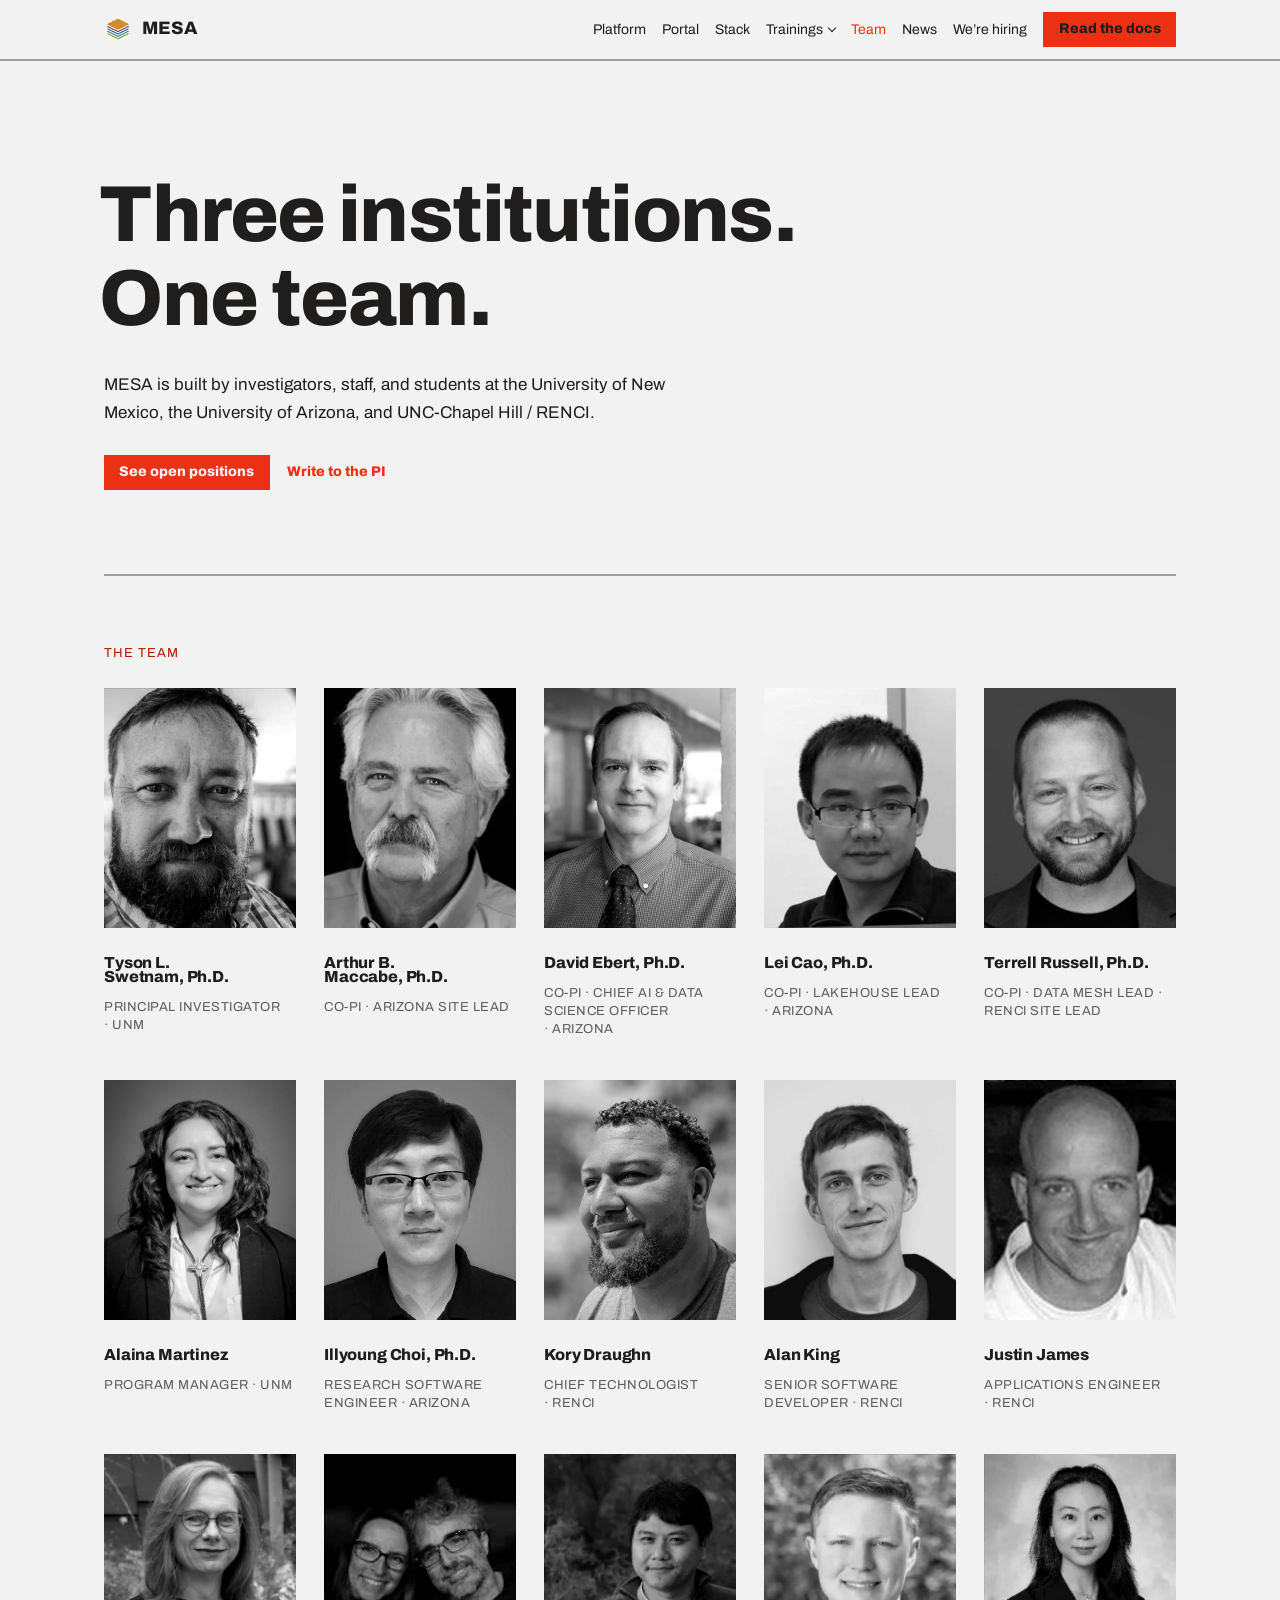
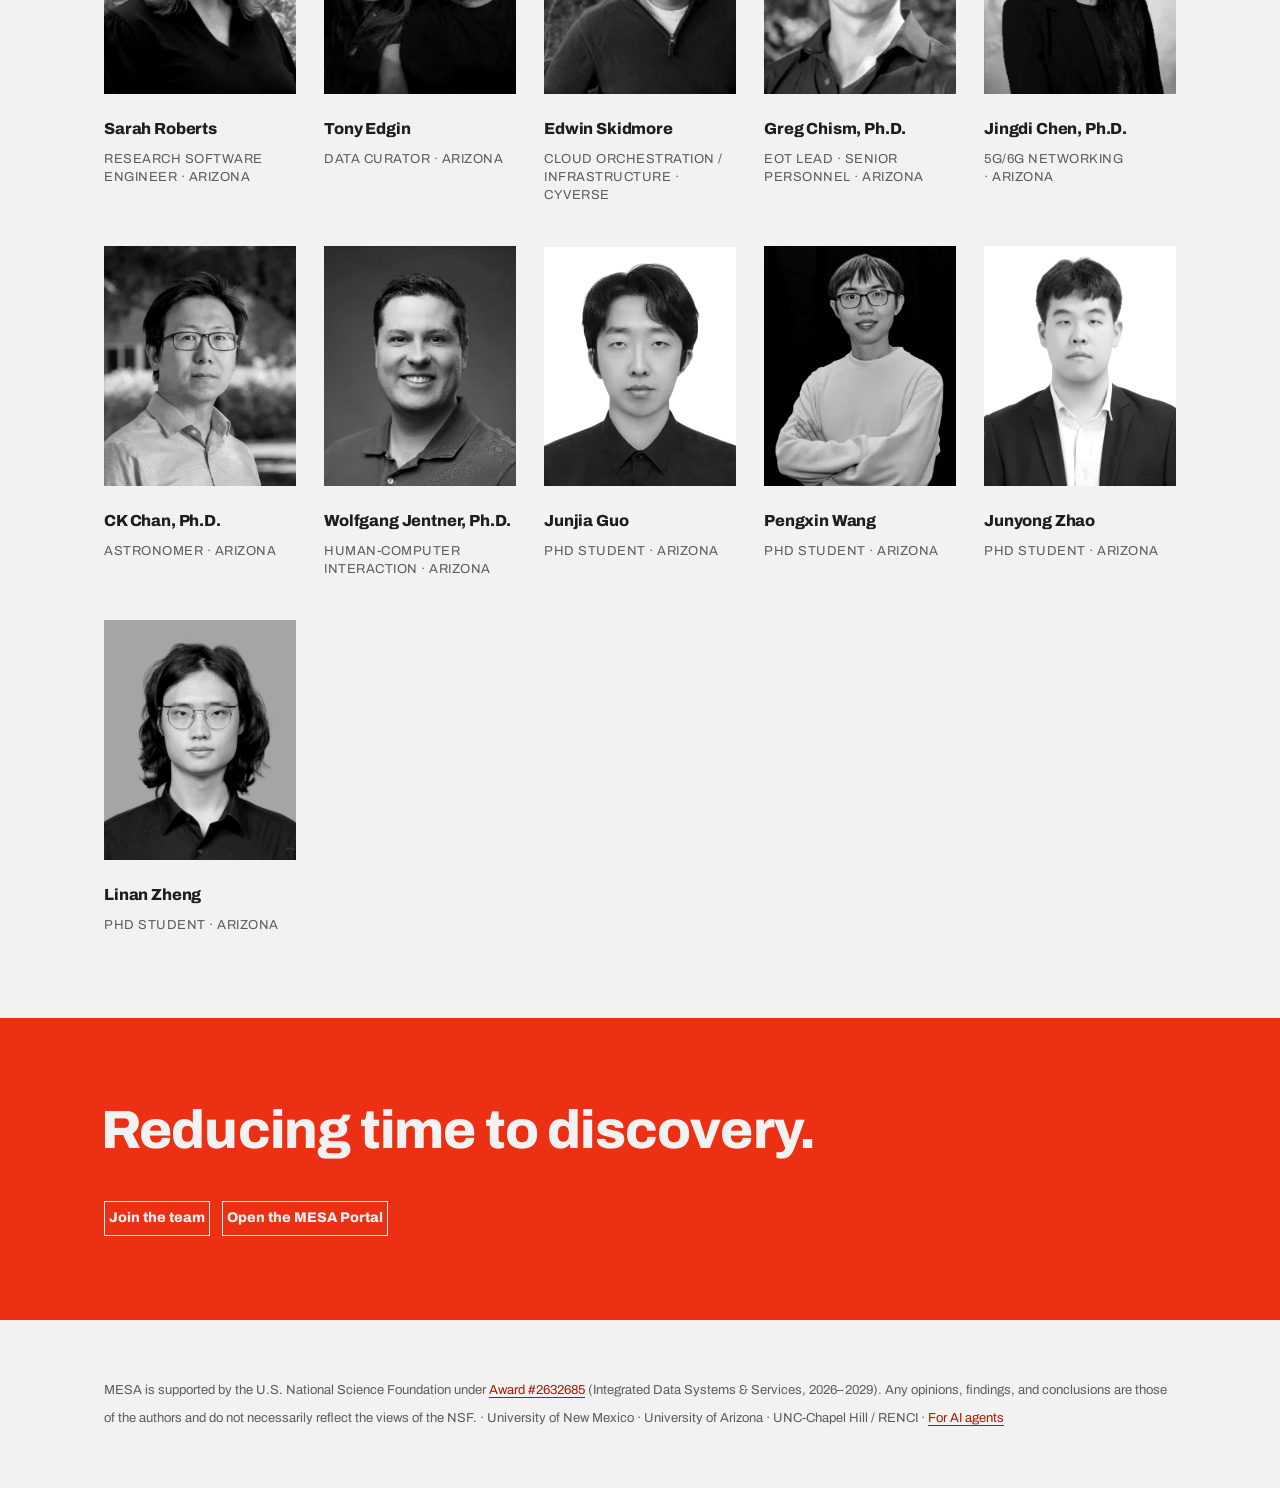
<file: team.html>
<!doctype html>
<html lang="en">
<head>
<meta charset="utf-8" />
<meta name="viewport" content="width=device-width, initial-scale=1" />
<title>MESA — Team</title>
<link rel="stylesheet" href="styles.css" />
<link rel="icon" type="image/svg+xml" href="assets/mesa-logo.svg" />
<link rel="icon" type="image/png" sizes="32x32" href="assets/favicon-32.png" />
<link rel="apple-touch-icon" href="assets/apple-touch-icon.png" />
<meta name="description" content="The people building MESA: investigators, staff, and students at the University of New Mexico, the University of Arizona, and UNC-Chapel Hill / RENCI." />
<meta property="og:type" content="website" />
<meta property="og:site_name" content="MESA" />
<meta property="og:title" content="MESA — Team" />
<meta property="og:description" content="Three institutions. One team. The investigators, staff, and students building MESA." />
<meta property="og:url" content="https://idss-mesa.github.io/team.html" />
<meta property="og:image" content="https://idss-mesa.github.io/assets/og-card.png" />
<meta property="og:image:width" content="1200" />
<meta property="og:image:height" content="630" />
<meta property="og:image:alt" content="The MESA logo: five stacked layers in orange, plum, blue, teal, and green." />
<meta name="twitter:card" content="summary_large_image" />
<meta name="twitter:image" content="https://idss-mesa.github.io/assets/og-card.png" />
<!-- okf:begin — generated by scripts/gen_agent_surface.py from okf/concepts/team.md; do not edit -->
<meta name="robots" content="index, follow, max-snippet:-1, max-image-preview:large, max-video-preview:-1" />
<link rel="alternate" type="text/markdown" title="Markdown source (OKF v0.2 frontmatter)" href="okf/concepts/team.md" />
<meta name="okf:type" content="Webpage" />
<meta name="okf:status" content="stable" />
<meta name="okf:trust-tier" content="unverified" />
<meta name="okf:generated-at" content="2026-10-19T00:00:00Z" />
<meta name="okf:generated-by" content="claude/opus-5.5" />
<meta name="okf:stale-after" content="2027-03-10T00:00:00Z" />
<!-- okf:end -->
<style>
/* Shares the landing's scaffolding: 28px rhythm, ruled seams, red as a mark,
   one red field at the close. */
:root {
  --leading: 28px;
  --half: 14px;
  --edge: clamp(20px, 5vw, 72px);
  --measure: 58ch;
}
html { scroll-behavior: smooth; }
@media (prefers-reduced-motion: reduce) { html { scroll-behavior: auto; } }
body { margin: 0; text-wrap: pretty; }
.wrap { max-width: 1200px; margin: 0 auto; padding: 0 var(--edge); }
.nav { padding-inline: max(var(--edge), calc((100% - 1200px) / 2 + var(--edge))); }
.nav a { white-space: nowrap; }
.nav .nav-brand { display: flex; align-items: center; gap: 10px; font-size: 18px; } /* the
   brand links home; it restates the component's 18px over the nav's 14px links */
.nav-logo { width: 28px; height: 28px; display: block; } /* one leading unit square */
.nav-links { display: flex; align-items: center; gap: var(--space-4); }
@media (max-width: 760px) { /* page links drop to a second row under the brand
   and the one action, and wrap on the narrowest phones */
  .nav { flex-wrap: wrap; row-gap: var(--space-2); }
  .nav-links { order: 1; flex-basis: 100%; flex-wrap: wrap; row-gap: var(--space-1); }
}
.rule2 { height: 2px; border: 0; margin: 0; background: var(--color-divider); }
.kicker {
  display: block; font-size: 13px; line-height: var(--half);
  letter-spacing: 0.08em; text-transform: uppercase;
  color: var(--color-accent-700);
  font-feature-settings: "tnum" 1;
  margin: 0 0 calc(var(--leading) - var(--half));
}
h2.kicker { font-family: var(--font-body); font-weight: 400; } /* the section's only
   heading rides the kicker, so the outline runs h1 → h2 → the close's h3 */
.hero { padding: calc(4 * var(--leading)) 0 calc(3 * var(--leading)); }
.display {
  font-family: var(--font-heading); font-weight: var(--font-heading-weight);
  font-size: clamp(42px, 6.2vw, 84px);
  line-height: clamp(44.5px, 6.57vw, 89px);
  letter-spacing: -0.02em; margin: 0;
  margin-left: -0.058em;
  text-box: trim-both cap alphabetic;
}
.display .line { display: block; }
.hero .sub { font-size: 17px; line-height: var(--leading); max-width: var(--measure);
  margin: calc(1.5 * var(--leading) - 1cap) 0 0;
  text-box: trim-both cap alphabetic; }
.hero .row { display: flex; gap: var(--space-3); flex-wrap: wrap; margin-top: var(--leading); }

/* — team grid (photographs print black and white per the system; ruled top
   seam, names in the heading weight, roles as small furniture ink) — */
.team { padding: calc(2.5 * var(--leading)) 0 calc(3 * var(--leading)); }
.team .grid { display: grid; grid-template-columns: repeat(auto-fill, minmax(168px, 1fr));
  gap: calc(1.5 * var(--leading)) var(--leading); margin-top: var(--leading); }
.person img { width: 100%; aspect-ratio: 4 / 5; object-fit: cover; display: block; }
.p-name { font-family: var(--font-heading); font-weight: var(--font-heading-weight);
  font-size: 16px; line-height: var(--half); letter-spacing: -0.01em;
  margin: var(--leading) 0 0; text-box: trim-both cap alphabetic; }
.p-role { font-size: 13px; line-height: 18px; letter-spacing: 0.04em; text-transform: uppercase;
  color: color-mix(in srgb, var(--color-text) 70%, transparent);
  margin: var(--half) 0 0; }
@media (max-width: 420px) { /* two portraits a row on phones, not one — two 168px
   columns no longer fit the content box below this width */
  .team .grid { grid-template-columns: repeat(2, minmax(0, 1fr)); gap: var(--leading) var(--half); }
}

/* — red poster close — */
.close { background: var(--color-accent); color: var(--color-bg); }
.close .wrap { padding-top: calc(3 * var(--leading)); padding-bottom: calc(3 * var(--leading)); }
.close h3 { font-family: var(--font-heading); font-weight: var(--font-heading-weight);
  font-size: clamp(34px, 4.2vw, 56px); line-height: clamp(36px, 4.45vw, 59.4px);
  letter-spacing: -0.015em; margin: 0; margin-left: -0.058em;
  text-box: trim-both cap alphabetic; }
.close h3 .line { display: block; }
.close .row { display: flex; gap: var(--space-3); flex-wrap: wrap; margin-top: calc(1.5 * var(--leading)); }
.close .btn-ghost { color: var(--color-bg); border-color: var(--color-bg); }
footer { padding: calc(2 * var(--leading)) 0; font-size: 13px; line-height: var(--leading);
  color: color-mix(in srgb, var(--color-text) 70%, transparent); }
footer a { color: var(--color-accent-700); } /* small-text link ink — base accent is a large-text value */
footer a:hover { color: var(--color-accent-600); }

@media (max-width: 720px) {
  .hero { padding-top: calc(2.5 * var(--leading)); }
}
</style>
</head>
<body>
<nav class="nav">
  <a class="nav-brand" href="index.html"><img class="nav-logo" src="assets/mesa-logo.svg" alt="" width="28" height="28" /> MESA</a>
  <div class="nav-links">
    <a href="index.html">Platform</a>
    <a href="portal.html">Portal</a>
    <a href="stack.html">Stack</a>
    <details class="nav-menu">
      <summary>Trainings</summary>
      <div class="nav-menu-list">
        <a href="https://idss-mesa.github.io/trainings/">Trainings home</a>
        <a href="https://idss-mesa.github.io/trainings/tutorials/">Tutorials</a>
        <a href="https://idss-mesa.github.io/trainings/contributing/">Contribute a tutorial</a>
      </div>
    </details>
    <a href="team.html" aria-current="page">Team</a>
    <a href="news.html">News</a>
    <a href="hiring.html">We’re hiring</a>
  </div>
  <a class="btn btn-primary" href="https://idss-mesa.github.io/docs/">Read the docs</a>
</nav>
<div class="wrap">

  <section class="hero">
    <h1 class="display"><span class="line">Three institutions.</span> <span class="line">One team.</span></h1>
    <p class="sub">MESA is built by investigators, staff, and students at the University of New Mexico, the University of Arizona, and UNC-Chapel Hill / RENCI.</p>
    <div class="row">
      <a class="btn btn-primary" href="hiring.html">See open positions</a>
      <a class="btn btn-ghost" href="mailto:tswetnam@unm.edu">Write to the PI</a>
    </div>
  </section>

  <hr class="rule2" />

  <section class="team" id="people">
    <h2 class="kicker">The team</h2>
    <div class="grid">
      <div class="person"><div class="grayscale"><img src="assets/team/tyson_swetnam.jpg" alt="Portrait of Tyson L. Swetnam"></div><p class="p-name">Tyson L. Swetnam, Ph.D.</p><p class="p-role">Principal Investigator · UNM</p></div>
      <div class="person"><div class="grayscale"><img src="assets/team/barney_maccabe.jpg" alt="Portrait of Arthur B. Maccabe"></div><p class="p-name">Arthur B. Maccabe, Ph.D.</p><p class="p-role">Co-PI · Arizona site lead</p></div>
      <div class="person"><div class="grayscale"><img src="assets/team/david_ebert.jpg" alt="Portrait of David Ebert"></div><p class="p-name">David Ebert, Ph.D.</p><p class="p-role">Co-PI · Chief AI &amp; Data Science Officer · Arizona</p></div>
      <div class="person"><div class="grayscale"><img src="assets/team/lei_cao.webp" alt="Portrait of Lei Cao"></div><p class="p-name">Lei Cao, Ph.D.</p><p class="p-role">Co-PI · Lakehouse lead · Arizona</p></div>
      <div class="person"><div class="grayscale"><img src="assets/team/terrell_russell.avif" alt="Portrait of Terrell Russell"></div><p class="p-name">Terrell Russell, Ph.D.</p><p class="p-role">Co-PI · Data Mesh Lead · RENCI Site Lead</p></div>
      <div class="person"><div class="grayscale"><img src="assets/team/alaina_martinez.jpg" alt="Portrait of Alaina Martinez"></div><p class="p-name">Alaina Martinez</p><p class="p-role">Program Manager · UNM</p></div>
      <div class="person"><div class="grayscale"><img src="assets/team/illyoung_choi.jpeg" alt="Portrait of Illyoung Choi" loading="lazy"></div><p class="p-name">Illyoung Choi, Ph.D.</p><p class="p-role">Research Software Engineer · Arizona</p></div>
      <div class="person"><div class="grayscale"><img src="assets/team/kory_draughn.jpg" alt="Portrait of Kory Draughn" loading="lazy"></div><p class="p-name">Kory Draughn</p><p class="p-role">Chief Technologist · RENCI</p></div>
      <div class="person"><div class="grayscale"><img src="assets/team/alan_king.jpg" alt="Portrait of Alan King" loading="lazy"></div><p class="p-name">Alan King</p><p class="p-role">Senior Software Developer · RENCI</p></div>
      <div class="person"><div class="grayscale"><img src="assets/team/justin_james.jpg" alt="Portrait of Justin James" loading="lazy"></div><p class="p-name">Justin James</p><p class="p-role">Applications Engineer · RENCI</p></div>
      <div class="person"><div class="grayscale"><img src="assets/team/sarah_roberts.webp" alt="Portrait of Sarah Roberts" loading="lazy"></div><p class="p-name">Sarah Roberts</p><p class="p-role">Research Software Engineer · Arizona</p></div>
      <div class="person"><div class="grayscale"><img src="assets/team/tony_edgin.jpeg" alt="Portrait of Tony Edgin" loading="lazy"></div><p class="p-name">Tony Edgin</p><p class="p-role">Data Curator · Arizona</p></div>
      <div class="person"><div class="grayscale"><img src="assets/team/edwin_skidmore.webp" alt="Portrait of Edwin Skidmore" loading="lazy"></div><p class="p-name">Edwin Skidmore</p><p class="p-role">Cloud Orchestration / Infrastructure · CyVerse</p></div>
      <div class="person"><div class="grayscale"><img src="assets/team/greg_chism.jpg" alt="Portrait of Greg Chism" loading="lazy"></div><p class="p-name">Greg Chism, Ph.D.</p><p class="p-role">EOT Lead · Senior Personnel · Arizona</p></div>
      <div class="person"><div class="grayscale"><img src="assets/team/jingdi_chen.jpg" alt="Portrait of Jingdi Chen" loading="lazy"></div><p class="p-name">Jingdi Chen, Ph.D.</p><p class="p-role">5G/6G Networking · Arizona</p></div>
      <div class="person"><div class="grayscale"><img src="assets/team/ck_chan.jpg" alt="Portrait of CK Chan" loading="lazy"></div><p class="p-name">CK Chan, Ph.D.</p><p class="p-role">Astronomer · Arizona</p></div>
      <div class="person"><div class="grayscale"><img src="assets/team/wolfgang_jentner.jpg" alt="Portrait of Wolfgang Jentner" loading="lazy"></div><p class="p-name">Wolfgang Jentner, Ph.D.</p><p class="p-role">Human-Computer Interaction · Arizona</p></div>
      <div class="person"><div class="grayscale"><img src="assets/team/junjia_guo.jpg" alt="Portrait of Junjia Guo" loading="lazy"></div><p class="p-name">Junjia Guo</p><p class="p-role">PhD Student · Arizona</p></div>
      <div class="person"><div class="grayscale"><img src="assets/team/pengxin_wang.jpg" alt="Portrait of Pengxin Wang" loading="lazy"></div><p class="p-name">Pengxin Wang</p><p class="p-role">PhD Student · Arizona</p></div>
      <div class="person"><div class="grayscale"><img src="assets/team/junyong_zhao.jpeg" alt="Portrait of Junyong Zhao" loading="lazy"></div><p class="p-name">Junyong Zhao</p><p class="p-role">PhD Student · Arizona</p></div>
      <div class="person"><div class="grayscale"><img src="assets/team/linan_zheng.jpg" alt="Portrait of Linan Zheng" loading="lazy"></div><p class="p-name">Linan Zheng</p><p class="p-role">PhD Student · Arizona</p></div>
    </div>
  </section>

</div>

<section class="close">
  <div class="wrap">
    <h3><span class="line">Reducing time to discovery.</span></h3>
    <div class="row">
      <a class="btn btn-ghost" href="hiring.html">Join the team</a>
      <a class="btn btn-ghost" href="https://mesa.cyverse.org">Open the MESA Portal</a>
    </div>
  </div>
</section>

<div class="wrap">
  <footer>MESA is supported by the U.S. National Science Foundation under <a href="https://www.nsf.gov/awardsearch/show-award/?AWD_ID=2632685">Award #2632685</a> (Integrated Data Systems &amp; Services, 2026–2029). Any opinions, findings, and conclusions are those of the authors and do not necessarily reflect the views of the NSF. · University of New Mexico · University of Arizona · UNC-Chapel Hill / RENCI · <a href="about/ai-agents/">For AI agents</a></footer>
</div>
</body>
</html>
</file>
<file: styles.css>
/* Modernist — design-system tokens and component classes. This file is the source of truth for the system's look; retune it here and see readme.md. */
@import url('https://fonts.googleapis.com/css2?family=Archivo:wght@400;600;800&display=swap');

:root {
  --color-bg: #f3f2f2;
  --color-surface: #eae9e9;
  --color-text: #201e1d;
  --color-accent: #ec3013;
  --color-accent-2: #e15b47;
  --color-divider: color-mix(in srgb, #201e1d 40%, transparent);

  /* Tonal ramps — generated in OKLCH on one shared lightness scale, so the
     same step of any role matches the others in visual value. */
  --color-neutral-100: #f8f4f4;
  --color-neutral-200: #eae7e7;
  --color-neutral-300: #d7d3d3;
  --color-neutral-400: #bab6b6;
  --color-neutral-500: #9b9797;
  --color-neutral-600: #7d7979;
  --color-neutral-700: #605d5d;
  --color-neutral-800: #444141;
  --color-neutral-900: #2d2b2b;

  --color-accent-100: #fff2ef;
  --color-accent-200: #ffe0d9;
  --color-accent-300: #ffc4b8;
  --color-accent-400: #ff9783;
  --color-accent-500: #ff563c;
  --color-accent-600: #dd2b0f;
  --color-accent-700: #ae1800;
  --color-accent-800: #7c1405;
  --color-accent-900: #4d170e;

  --color-accent-2-100: #fff2ef;
  --color-accent-2-200: #ffe0da;
  --color-accent-2-300: #ffc4b9;
  --color-accent-2-400: #ff9784;
  --color-accent-2-500: #ef6853;
  --color-accent-2-600: #c94b39;
  --color-accent-2-700: #9e3526;
  --color-accent-2-800: #71261b;
  --color-accent-2-900: #471d16;

  --font-heading: "Archivo", system-ui, sans-serif;
  --font-heading-weight: 800;
  --font-body: "Archivo", system-ui, sans-serif;

  --space-1: 4.0px;
  --space-2: 8.0px;
  --space-3: 12.0px;
  --space-4: 16.0px;
  --space-6: 24.0px;
  --space-8: 32.0px;

  --radius-sm: 0px;
  --radius-md: 0px;
  --radius-lg: 0px;

  /* Elevation — derived from the ground: soft ink-tinted shadows on a
     light theme, a hairline edge + ambient darkness on a dark one. */
  --shadow-sm: 0 1px 2px color-mix(in srgb, #2d2b2b 14%, transparent);
  --shadow-md: 0 3px 10px color-mix(in srgb, #2d2b2b 16%, transparent);
  --shadow-lg: 0 12px 32px color-mix(in srgb, #2d2b2b 22%, transparent);
}

body {
  background: var(--color-bg);
  color: var(--color-text);
  font-family: var(--font-body);
}
h1, h2, h3, h4 { font-family: var(--font-heading); font-weight: var(--font-heading-weight); }

.grayscale{filter:grayscale(1) contrast(1.08)}

/* ══════════════════════════════════════════════════════════════════════════
   Components — built with the tokens above. Plain CSS
   on plain HTML: no JavaScript, no build step. Each class is documented in
   readme.md and demonstrated in foundations/ and components/.
   ══════════════════════════════════════════════════════════════════════ */

*, *::before, *::after { box-sizing: border-box; }
body { margin: 0; font-size: 15px; line-height: 1.55; font-weight: 400; }
h1, h2, h3, h4, h5, h6 {
  font-family: var(--font-heading); font-weight: var(--font-heading-weight);
  line-height: 1.12; letter-spacing: -0.015em; margin: 0 0 var(--space-2);
}
h1 { font-size: 42px; }
h2 { font-size: 32px; }
h3 { font-size: 25px; }
h4 { font-size: 20px; }
h5 { font-size: 16px; }
h6 { font-size: 13px; }
h6 { letter-spacing: 0.08em; text-transform: uppercase; }
p { margin: 0 0 var(--space-3); }
a { color: var(--color-accent); text-underline-offset: 3px; }
img { display: block; max-width: 100%; }
figure { margin: 0; }
figcaption {
  font-size: 11px; margin-top: var(--space-1);
  color: color-mix(in srgb, var(--color-text) 55%, transparent);
}
.text-muted { color: color-mix(in srgb, var(--color-text) 55%, transparent); }
:focus { outline: none; }
:focus-visible { outline: 2px solid var(--color-accent); outline-offset: 2px; }
::selection { background: color-mix(in srgb, var(--color-accent) 30%, transparent); }

/* — rules — */
.hr {
  height: 2px; border: 0; margin: var(--space-4) 0;
  background: var(--color-divider);
}

/* — buttons — */
.btn {
  display: inline-flex; align-items: center; justify-content: center; gap: 6px;
  cursor: pointer; text-decoration: none;
  font-family: var(--font-heading); font-weight: var(--font-heading-weight);
  font-size: 14px; line-height: 1.2; color: var(--color-text); /* matches the .input's 14px —
     the pair sits side by side in sign-up rows */
  background: transparent; border: 1px solid transparent;
  padding: var(--space-2) calc(var(--space-3) * 1.2);
  border-radius: var(--radius-md);
}
.btn svg { display: block; }
.btn:disabled { opacity: 0.45; cursor: not-allowed; }
.btn-primary { background: var(--color-accent); color: var(--color-bg); }
.btn-primary:hover { background: var(--color-accent-600); }
.btn-primary:active { background: var(--color-accent-700); }
.btn-secondary { border-color: var(--color-divider); }
.btn-secondary:hover { background: color-mix(in srgb, var(--color-text) 7%, transparent); }
.btn-secondary:active { background: color-mix(in srgb, var(--color-text) 14%, transparent); }
.btn-ghost { color: var(--color-accent); padding-inline: var(--space-1); }
.btn-ghost:hover { background: color-mix(in srgb, var(--color-accent) 10%, transparent); }
.btn-ghost:active { background: color-mix(in srgb, var(--color-accent) 18%, transparent); }
.btn-icon { width: 36px; height: 36px; padding: 0; }
.btn-block { width: 100%; margin-top: var(--space-2); justify-content: flex-start; text-align: left; }

/* — forms — */
.field > label {
  display: block; font-size: 12px; margin-bottom: 5px;
  color: color-mix(in srgb, var(--color-text) 70%, transparent);
}
.input {
  width: 100%; min-height: 36px; padding: 6px 10px; font: inherit;
  font-size: 14px; color: var(--color-text); caret-color: var(--color-accent);
  background: var(--color-surface);
  border: 1px solid var(--color-divider); border-radius: var(--radius-md);
}
.input:hover { border-color: color-mix(in srgb, var(--color-text) 45%, transparent); }
.input:focus-visible { border-color: var(--color-accent); outline-offset: 0; }
textarea.input { min-height: 90px; resize: vertical; }
.radio { display: inline-flex; align-items: center; gap: 8px; cursor: pointer; font-size: 14px; }
.radio input, .seg-opt input {
  position: absolute; opacity: 0; width: 0; height: 0; pointer-events: none;
}
.radio .dot {
  width: 16px; height: 16px; flex: none; border-radius: 50%;
  border: 1.5px solid var(--color-divider);
}
.radio:hover .dot { border-color: var(--color-accent); }
.radio input:checked + .dot {
  border-color: var(--color-accent); background: var(--color-accent);
  box-shadow: inset 0 0 0 4px var(--color-bg);
}
.radio input:focus-visible + .dot { outline: 2px solid var(--color-accent); outline-offset: 2px; }
.seg {
  display: inline-flex; overflow: hidden;
  border: 1px solid var(--color-divider); border-radius: var(--radius-md);
}
.seg-opt {
  display: inline-flex; align-items: center; gap: 6px;
  padding: 7px 12px; font-size: 13px; cursor: pointer;
}
.seg-opt + .seg-opt { border-left: 1px solid var(--color-divider); }
.seg-opt:has(input:checked) { background: var(--color-accent); color: var(--color-bg); }
.seg-opt:not(:has(input:checked)):hover { background: color-mix(in srgb, var(--color-text) 7%, transparent); }
.seg-opt:has(input:focus-visible) { outline: 2px solid var(--color-accent); outline-offset: -2px; }

/* — cards — */
.card {
  display: flex; flex-direction: column; gap: var(--space-2);
  padding: var(--space-3); border-radius: var(--radius-md); background: var(--color-surface);
}
.card-kicker { font-size: 10px; letter-spacing: 0.1em; text-transform: uppercase; color: var(--color-accent); }
.card-title {
  font-family: var(--font-heading); font-weight: var(--font-heading-weight);
  font-size: 17px; line-height: 1.2;
}
.card-body { margin: 0; font-size: 13px; opacity: 0.8; flex: 1; }
.card-meta {
  display: flex; align-items: center; gap: 6px; font-size: 11px;
  color: color-mix(in srgb, var(--color-text) 50%, transparent);
}
.elev-sm { box-shadow: var(--shadow-sm); }
.elev-md { box-shadow: var(--shadow-md); }
.elev-lg { box-shadow: var(--shadow-lg); }

/* — tags — */
.tag {
  display: inline-flex; align-items: center; font-size: 11px;
  letter-spacing: 0.02em; padding: 3px 10px;
  border-radius: calc(var(--radius-md) * 0.75);
}
.tag-accent { background: var(--color-accent-100); color: var(--color-accent-800); }
.tag-accent-2 { background: var(--color-accent-2-100); color: var(--color-accent-2-800); }
.tag-neutral { background: var(--color-neutral-100); color: var(--color-neutral-800); }
.tag-outline { border: 1px solid var(--color-accent); color: var(--color-accent); }

/* — navigation — */
.nav {
  display: flex; align-items: center; gap: var(--space-4);
  padding: var(--space-3) var(--space-4);
  border-bottom: 2px solid var(--color-divider);
}
.nav-brand {
  font-family: var(--font-heading); font-weight: var(--font-heading-weight);
  font-size: 18px; margin-right: auto;
}
.nav a { color: inherit; text-decoration: none; font-size: 14px; }
.nav a:hover, .nav a[aria-current='page'] { color: var(--color-accent); }

/* — navigation menu: a <details> dropdown among the .nav-links, no JavaScript.
   <summary> is the label, .nav-menu-list the panel. Below 760px, where the
   page links wrap, the open panel takes its own row instead of floating. — */
.nav-menu { position: relative; }
.nav-menu > summary {
  display: inline-flex; align-items: center; gap: 6px;
  list-style: none; cursor: pointer; font-size: 14px; white-space: nowrap;
}
.nav-menu > summary::-webkit-details-marker { display: none; }
.nav-menu > summary::after {
  content: ""; width: 6px; height: 6px; margin-top: -3px;
  border-right: 1.5px solid currentColor; border-bottom: 1.5px solid currentColor;
  transform: rotate(45deg);
}
.nav-menu[open] > summary::after { margin-top: 3px; transform: rotate(-135deg); }
.nav-menu > summary:hover, .nav-menu[open] > summary { color: var(--color-accent); }
.nav-menu-list {
  position: absolute; z-index: 10; top: calc(100% + var(--space-3)); left: calc(-1 * var(--space-3));
  display: flex; flex-direction: column; min-width: 210px; padding: var(--space-2) 0;
  background: var(--color-bg); border: 2px solid var(--color-divider);
  box-shadow: var(--shadow-md);
}
.nav-menu-list a { padding: var(--space-2) var(--space-3); }
.nav-menu-list a:hover { background: color-mix(in srgb, var(--color-text) 7%, transparent); }
@media (max-width: 760px) {
  .nav-menu[open] { flex-basis: 100%; }
  .nav-menu-list {
    position: static; margin-top: var(--space-2); min-width: 0;
    border-width: 0 0 0 2px; box-shadow: none;
  }
}

/* — tables — */
.table { width: 100%; border-collapse: collapse; font-size: 14px; }
.table th {
  text-align: left; font-size: 11px; letter-spacing: 0.08em; text-transform: uppercase;
  color: color-mix(in srgb, var(--color-text) 60%, transparent);
  padding: var(--space-2); border-bottom: 2px solid var(--color-divider);
}
.table td {
  padding: var(--space-2);
  border-bottom: 1px solid var(--color-divider);
}
.table tbody tr:hover { background: color-mix(in srgb, var(--color-text) 4%, transparent); }

/* — dialog — */
.dialog-backdrop {
  position: fixed; inset: 0; display: grid; place-items: center;
  padding: var(--space-4);
  background: color-mix(in srgb, var(--color-neutral-900) 50%, transparent);
}
.dialog {
  width: min(440px, 100%); display: flex; flex-direction: column; gap: var(--space-3);
  padding: var(--space-4); border-radius: var(--radius-lg);
  background: var(--color-surface); box-shadow: var(--shadow-lg);
}
.dialog-title {
  font-family: var(--font-heading); font-weight: var(--font-heading-weight);
  font-size: 20px;
}
.dialog-body { font-size: 14px; opacity: 0.85; }
.dialog-actions { display: flex; justify-content: flex-end; gap: var(--space-2); margin-top: var(--space-2); }
</file>
